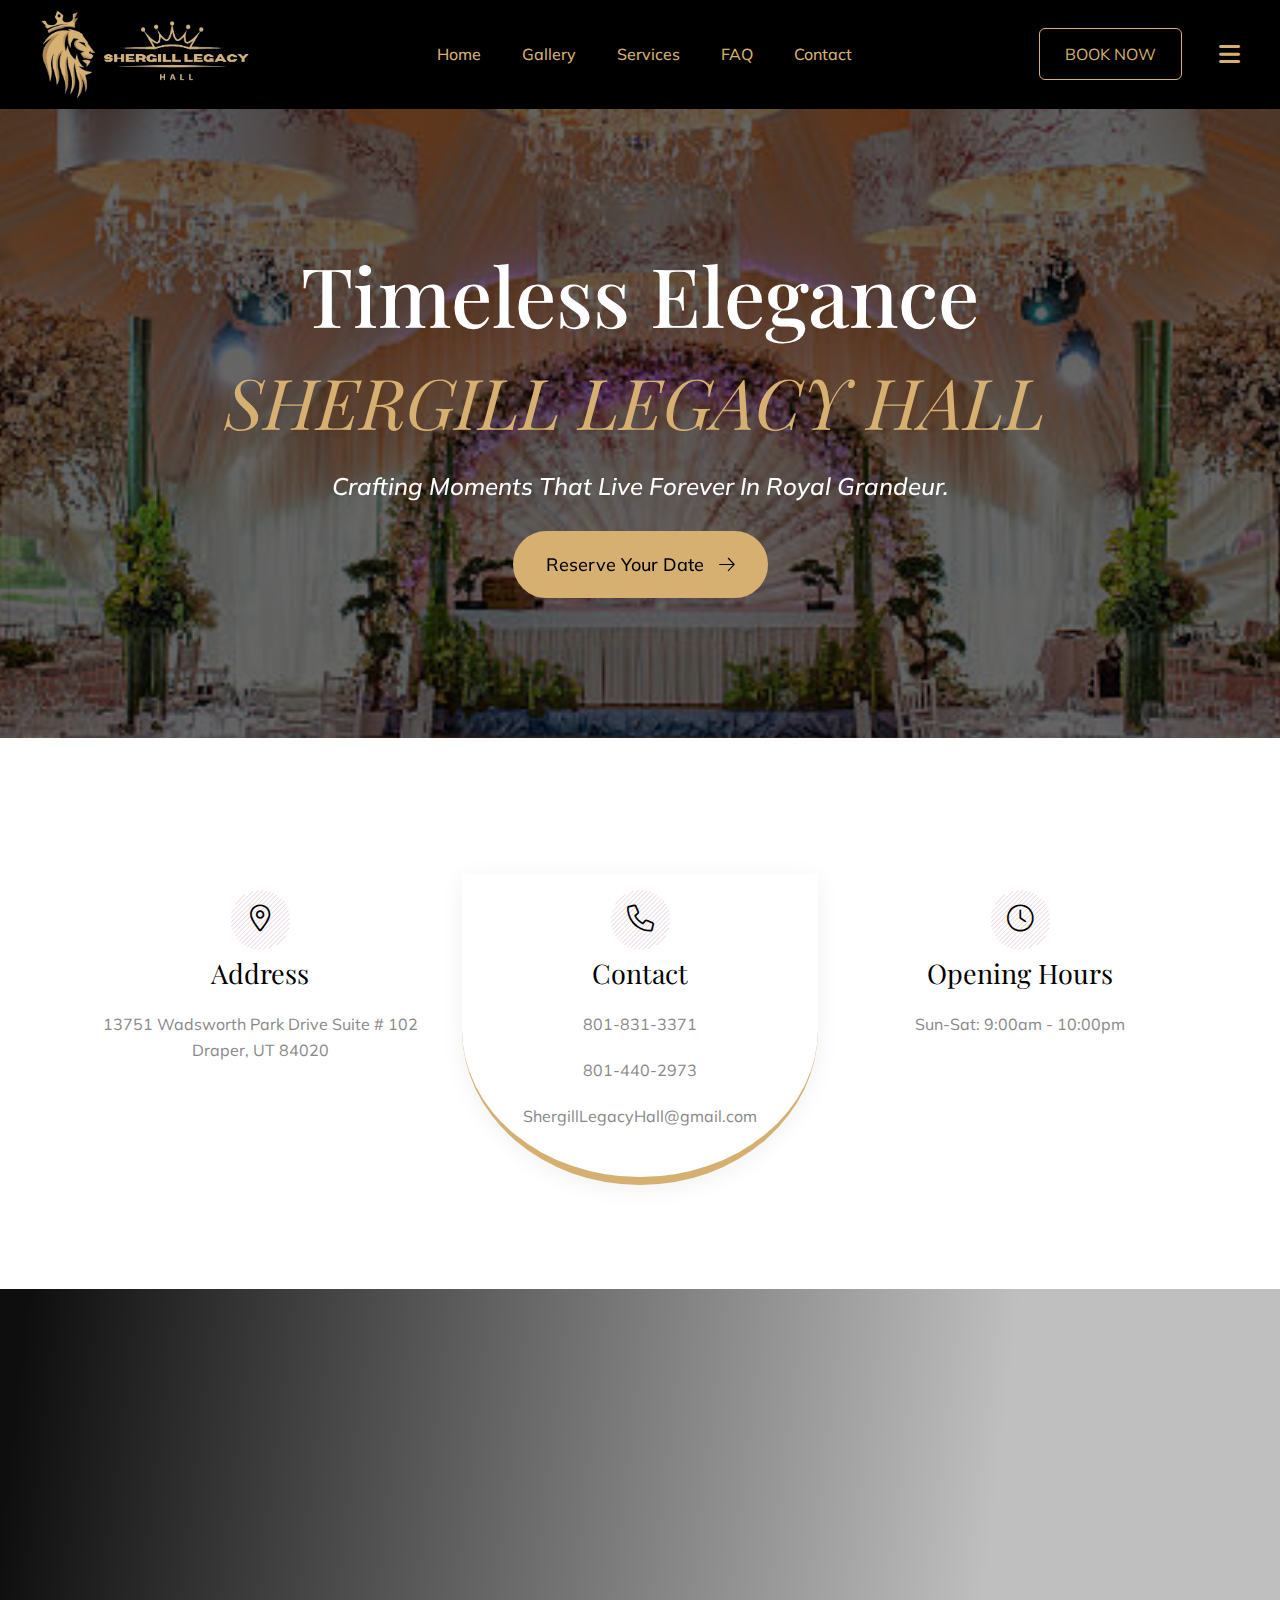
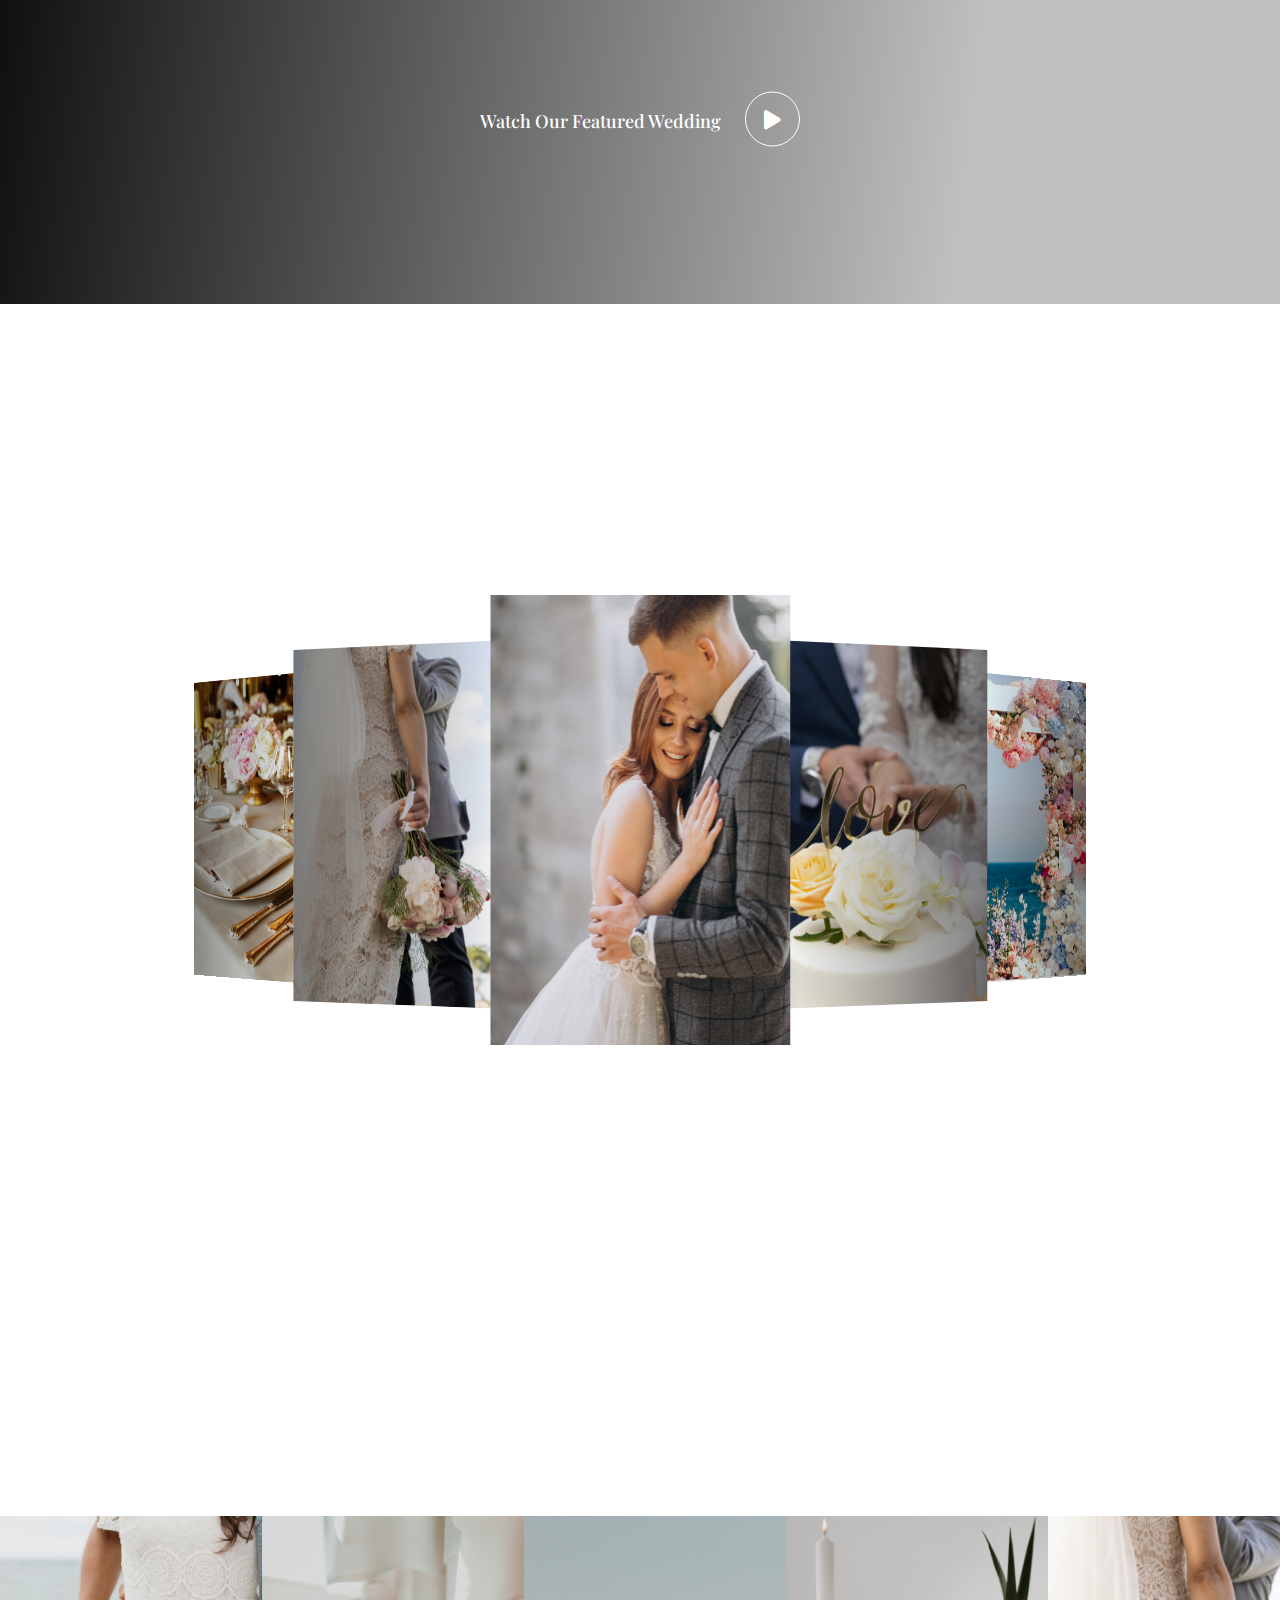
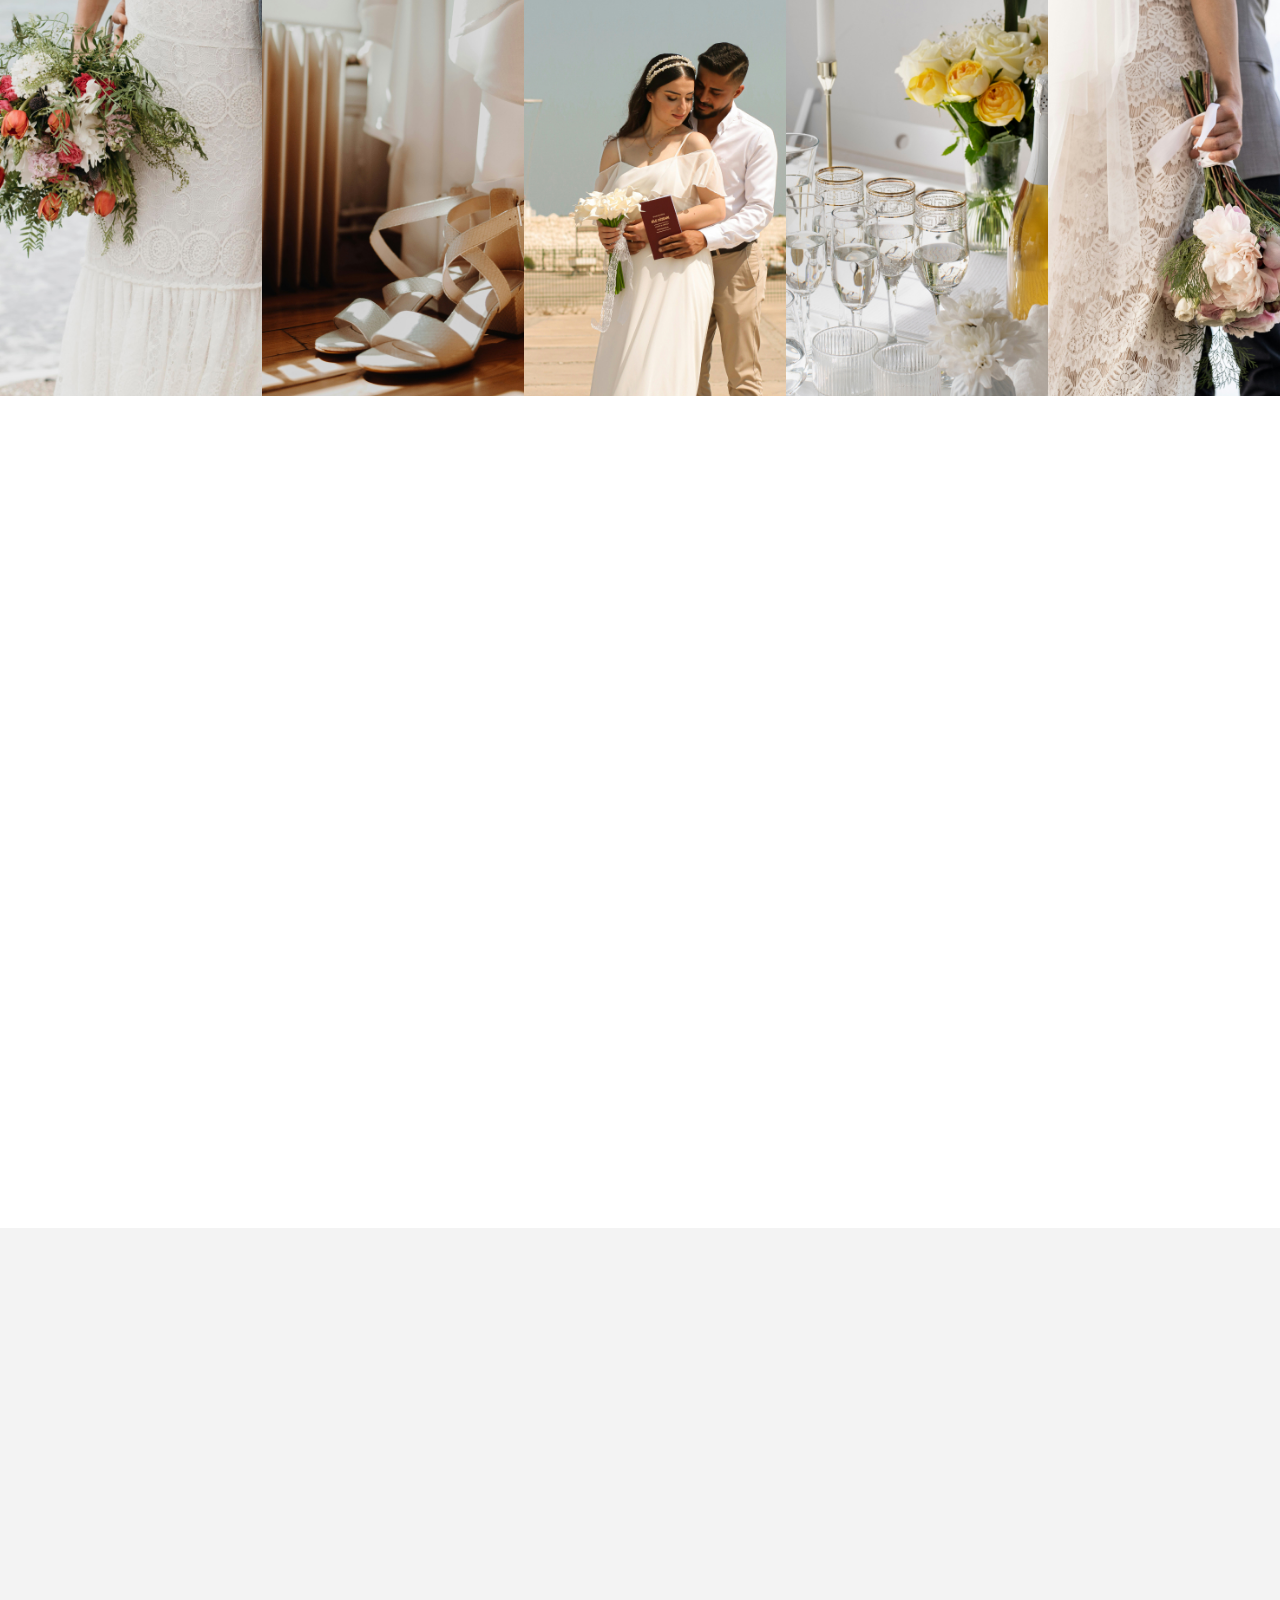
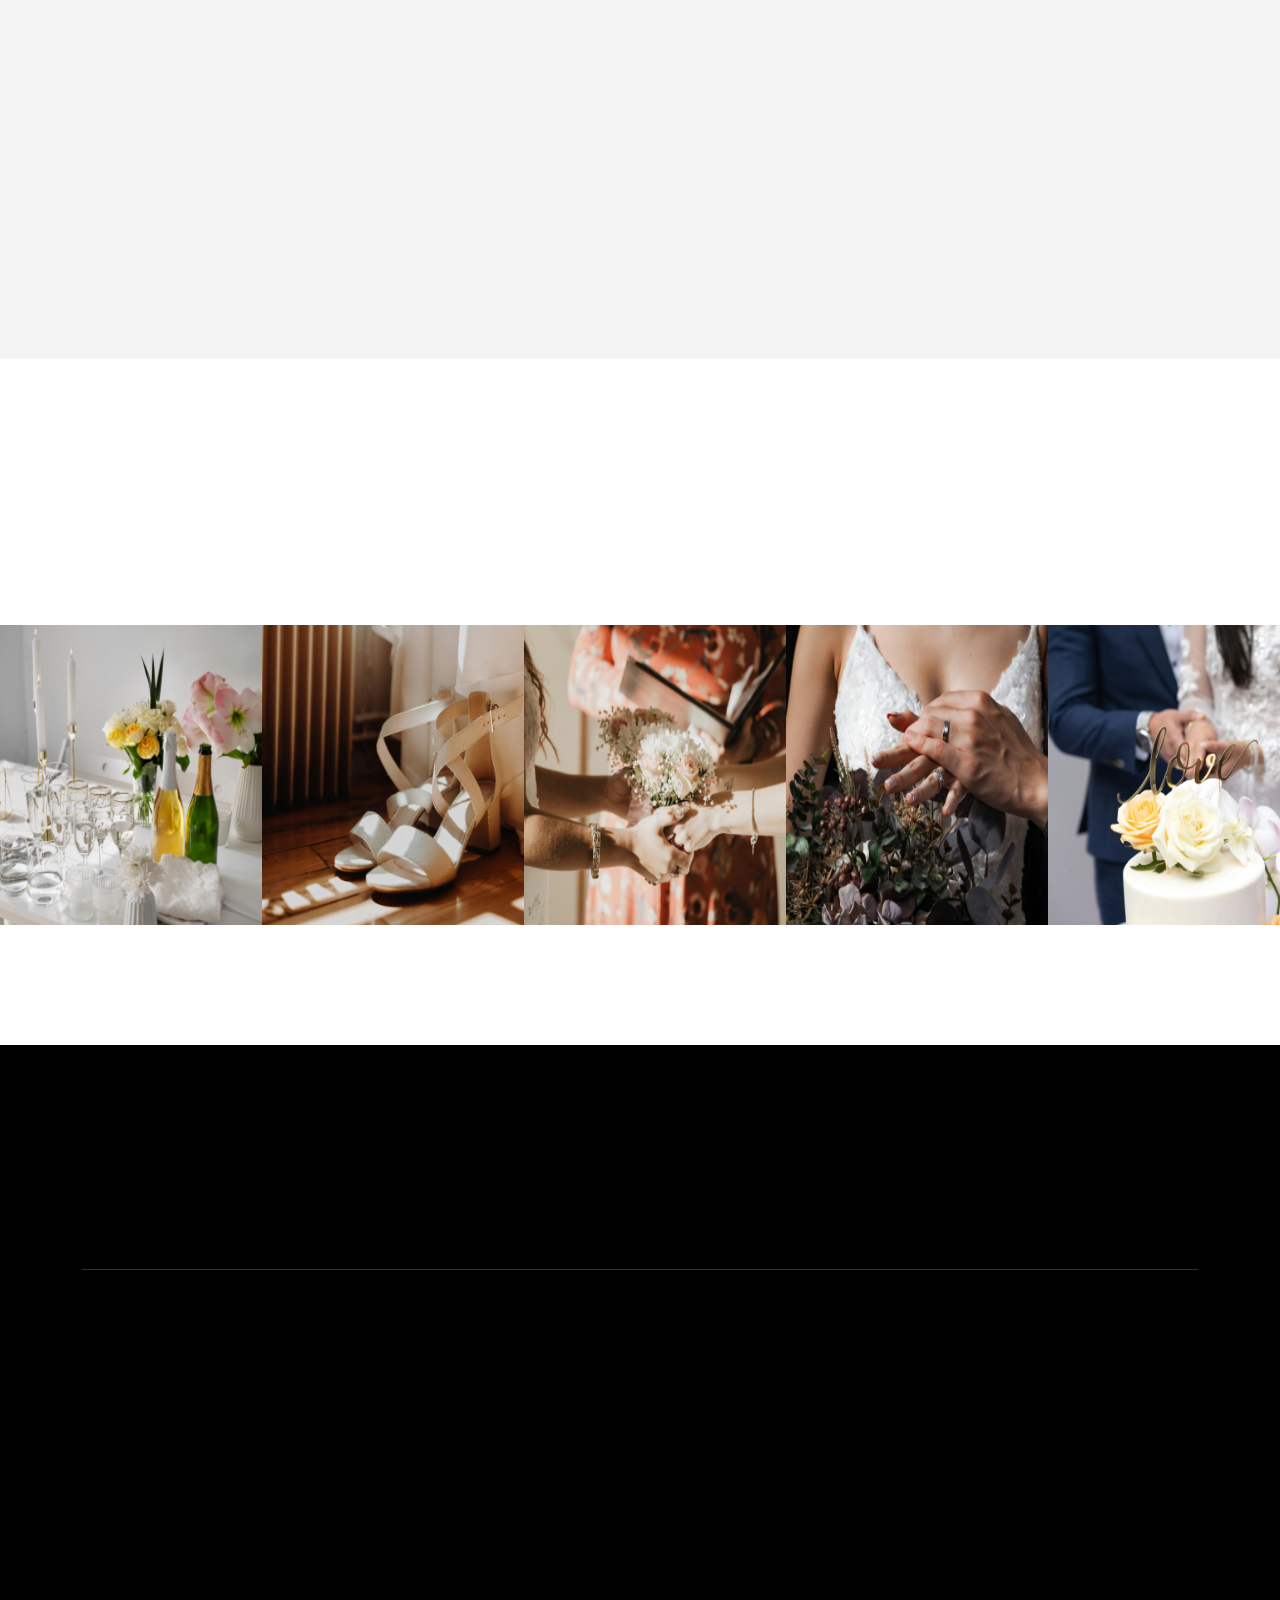
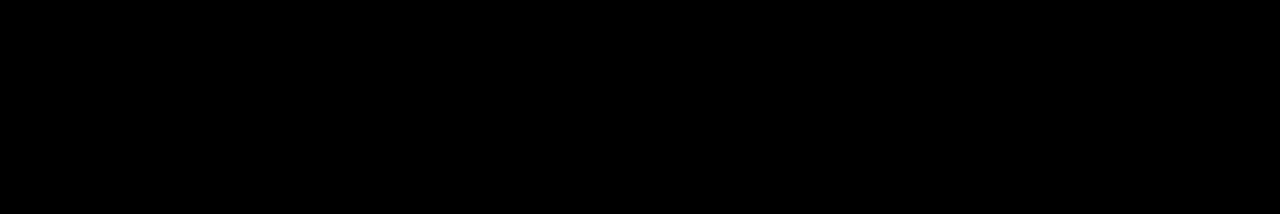
<file: index.html>
<!DOCTYPE html>
<html lang="en">

<head>
    <!-- ========== Meta Tags ========== -->
    <meta charset="UTF-8">
    <meta http-equiv="X-UA-Compatible" content="IE=edge">
    <meta name="viewport" content="width=device-width, initial-scale=1">
    <!-- ======== Page title ============ -->
    <title>Shergill Legacy Hall</title>
    <!--<< Favcion >>-->
    <link rel="shortcut icon" href="assets/img/favicon/favicon.svg">
    <!--<< Bootstrap min.css >>-->
    <link rel="stylesheet" href="assets/css/bootstrap.min.css">
    <!--<< All Min Css >>-->
    <link rel="stylesheet" href="assets/css/all.min.css">
    <!--<< Animate.css >>-->
    <link rel="stylesheet" href="assets/css/animate.css">
    <!--<< Magnific Popup.css >>-->
    <link rel="stylesheet" href="assets/css/magnific-popup.css">
    <!--<< MeanMenu.css >>-->
    <link rel="stylesheet" href="assets/css/meanmenu.css">
    <!--<< Swiper Bundle.css >>-->
    <link rel="stylesheet" href="assets/css/swiper-bundle.min.css">
    <!--<< Nice Select.css >>-->
    <link rel="stylesheet" href="assets/css/nice-select.css">
    <!--<< Main.css >>-->
    <link rel="stylesheet" href="assets/css/main.css">
</head>

<body>
    <!-- Proloader Start -->
    <div id="preloader" class="preloader">
        <div class="animation-preloader">
            <div class="spinner">
            </div>
            <div class="txt-loading">
                <span data-text-preloader="S" class="letters-loading">
                    S
                </span>
                <span data-text-preloader="H" class="letters-loading">
                    H
                </span>
                <span data-text-preloader="E" class="letters-loading">
                    E
                </span>
                <span data-text-preloader="R" class="letters-loading">
                    R
                </span>
                <span data-text-preloader="G" class="letters-loading">
                    G
                </span>
                <span data-text-preloader="I" class="letters-loading">
                    I
                </span>
                <span data-text-preloader="L" class="letters-loading">
                    L
                </span>
                <span data-text-preloader="L" class="letters-loading">
                    L
                </span>
            </div>
            <p class="text-center">Loading</p>
        </div>
        <div class="loader">
            <div class="row">
                <div class="col-3 loader-section section-left">
                    <div class="bg"></div>
                </div>
                <div class="col-3 loader-section section-left">
                    <div class="bg"></div>
                </div>
                <div class="col-3 loader-section section-right">
                    <div class="bg"></div>
                </div>
                <div class="col-3 loader-section section-right">
                    <div class="bg"></div>
                </div>
            </div>
        </div>
    </div>
    <!-- Offcanvas Area Start -->
    <div class="fix-area">
        <div class="offcanvas__info">
            <div class="offcanvas__wrapper">
                <div class="offcanvas__content">
                    <div class="offcanvas__top mb-5 d-flex justify-content-between align-items-center">
                        <div class="offcanvas__logo">
                            <a href="index.html">
                                <img src="assets/img/logo/logo.png" alt="logo-img">
                            </a>
                        </div>
                        <div class="offcanvas__close">
                            <button>
                                <i class="fas fa-times"></i>
                            </button>
                        </div>
                    </div>
                    <p class="text d-none d-lg-block">
                        This involves interactions between Shergill Legacy Hall and its guests. It's about meeting their
                        event requirements and ensuring a seamless experience. Exceptional service is key to making
                        every celebration memorable.
                    </p>
                    <div class="mobile-menu fix mb-5"></div>
                    <div class="offcanvas__contact">
                        <h5 class="text-whitecolor">Contact Info</h5>
                        <ul>
                            <li class="d-flex align-items-center">
                                <div class="offcanvas__contact-icon">
                                    <i class="fas fa-map-marker-alt"></i>
                                </div>
                                <div class="offcanvas__contact-text">
                                    <a target="_blank" href="#">13751 Wadsworth Park Drive Suite # 102 Draper, UT
                                        84020</a>
                                </div>
                            </li>
                            <li class="d-flex align-items-center">
                                <div class="offcanvas__contact-icon mr-15">
                                    <i class="fas fa-envelope"></i>
                                </div>
                                <div class="offcanvas__contact-text">
                                    <a href="tel:+013-003-003-9993"><span
                                            class="mailto:info@enofik.com">ShergillLegacyHall@gmail.com</span></a>
                                </div>
                            </li>
                            <li class="d-flex align-items-center">
                                <div class="offcanvas__contact-icon mr-15">
                                    <i class="fas fa-clock"></i>
                                </div>
                                <div class="offcanvas__contact-text">
                                    <a target="_blank" href="#">Sun-Sat: 9:00am - 10:00pm</a>
                                </div>
                            </li>
                            <li class="d-flex align-items-center">
                                <div class="offcanvas__contact-icon mr-15">
                                    <i class="fas fa-phone-alt"></i>
                                </div>
                                <div class="offcanvas__contact-text">
                                    <a href="tel:801-831-3371">801-831-3371</a>
                                </div>
                            </li>
                            <li class="d-flex align-items-center">
                                <div class="offcanvas__contact-icon mr-15">
                                    <i class="fas fa-phone-alt"></i>
                                </div>
                                <div class="offcanvas__contact-text">
                                    <a href="tel:801-440-2973">801-440-2973</a>
                                </div>
                            </li>
                        </ul>
                        <div class="header-button mt-5">
                            <a href="contact.html" class="theme-btn text-center">
                                Get A Quote
                            </a>
                        </div>
                        <div class="social-icon d-flex align-items-center">
                            <a href="#"><i class="fab fa-facebook-f"></i></a>

                            <a href="#"><i class="fab fa-twitter"></i></a>

                            <a href="#"><i class="fab fa-youtube"></i></a>

                            <a href="#"><i class="fab fa-linkedin-in"></i></a>
                        </div>
                    </div>
                </div>
            </div>
        </div>
    </div>
    <div class="offcanvas__overlay"></div>
    <!-- Header Area Start -->
    <header id="header-sticky" class="header-1 bg-black">
        <div class="container-fluid">
            <div class="mega-menu-wrapper">
                <div class="header-main style-2">
                    <div class="header-left">
                        <div class="logo">
                            <a href="index.html" class="header-logo">
                                <img src="assets/img/logo/logo.png" alt="logo-img">
                            </a>
                        </div>
                    </div>
                    <div class="mean__menu-wrapper">
                        <div class="main-menu">
                            <nav id="mobile-menu" style="display: block;">
                                <ul>
                                    <li class="active">
                                        <a href="index.html">
                                            home
                                        </a>
                                    </li>
                                    <li>
                                        <a href="galary.html">
                                            Gallery
                                        </a>
                                    </li>
                                    <li>
                                        <a href="service.html">
                                            services
                                        </a>
                                    </li>
                                    <li><a href="faq.html">FAQ</a></li>
                                    <li><a href="contact.html">contact</a></li>
                                </ul>
                            </nav>
                        </div>
                    </div>
                    <div class="header-right d-flex justify-content-end align-items-center">
                        <div class="header-button">
                            <a href="service.html#bookUs" class="theme-btn">Book Now</a>
                        </div>
                        <div class="header__hamburger">
                            <div class="sidebar__toggle">
                                <i class="fas fa-bars"></i>
                            </div>
                        </div>
                    </div>
                </div>
            </div>
        </div>
    </header>
    <!-- Header Area End -->


    <!-- Hero Section Start -->
    <section class="hero-section-2 hero-2">
        <div class="swiper hero-slider-2">
            <div class="swiper-wrapper">
                <div class="swiper-slide">
                    <div class="hero-image bg-cover" style="background-image: url('assets/img/hero/hero-img-1.jpg');">
                    </div>
                    <div class="container">
                        <div class="row g-4 align-items-center justify-content-between">
                            <div class="col-xl-12">
                                <div class="hero-content">
                                    <h1 class="text-center" data-animation="fadeInUp" data-delay="1.3s">
                                        Timeless Elegance
                                    </h1>
                                    <h2 class="text-center" data-animation="fadeInUp" data-delay="1.5s">
                                        <span>SHERGILL LEGACY HALL</span>
                                    </h2>
                                    <h5 class="text-center" data-animation="fadeInUp" data-delay="1.7s">
                                        Crafting moments that live forever in royal grandeur.
                                    </h5>
                                    <div class="hero-button d-flex justify-content-center">
                                        <a href="#" data-animation="fadeInUp" data-delay="1.9s" class="theme-btn-2">
                                            Reserve Your Date <i class="fa-light fa-arrow-right"></i>
                                        </a>
                                    </div>
                                </div>

                            </div>
                        </div>
                    </div>
                </div>
                <div class="swiper-slide">
                    <div class="hero-image bg-cover" style="background-image: url('assets/img/hero/hero-img-2.jpg');">
                    </div>
                    <div class="container">
                        <div class="row g-4 align-items-center justify-content-between">
                            <div class="col-xl-12">
                                <div class="hero-content">
                                    <h1 class="text-center" data-animation="fadeInUp" data-delay="1.3s">
                                        Timeless Elegance
                                    </h1>
                                    <h2 class="text-center" data-animation="fadeInUp" data-delay="1.5s">
                                        <span>SHERGILL LEGACY HALL</span>
                                    </h2>
                                    <h5 class="text-center" data-animation="fadeInUp" data-delay="1.7s">
                                        Crafting moments that live forever in royal grandeur.
                                    </h5>
                                    <div class="hero-button d-flex justify-content-center">
                                        <a href="#" data-animation="fadeInUp" data-delay="1.9s" class="theme-btn-2">
                                            Reserve Your Date <i class="fa-light fa-arrow-right"></i>
                                        </a>
                                    </div>
                                </div>

                            </div>
                        </div>
                    </div>
                </div>
                <div class="swiper-slide">
                    <div class="hero-image bg-cover" style="background-image: url('assets/img/hero/hero-img-3.jpg');">
                    </div>
                    <div class="container">
                        <div class="row g-4 align-items-center justify-content-between">
                            <div class="col-xl-12">
                                <div class="hero-content">
                                    <h1 class="text-center" data-animation="fadeInUp" data-delay="1.3s">
                                        Timeless Elegance
                                    </h1>
                                    <h2 class="text-center" data-animation="fadeInUp" data-delay="1.5s">
                                        <span>SHERGILL LEGACY HALL</span>
                                    </h2>
                                    <h5 class="text-center" data-animation="fadeInUp" data-delay="1.7s">
                                        Crafting moments that live forever in royal grandeur.
                                    </h5>
                                    <div class="hero-button d-flex justify-content-center">
                                        <a href="#" data-animation="fadeInUp" data-delay="1.9s" class="theme-btn-2">
                                            Reserve Your Date <i class="fa-light fa-arrow-right"></i>
                                        </a>
                                    </div>
                                </div>

                            </div>
                        </div>
                    </div>
                </div>
            </div>
        </div>
    </section>
    <!-- Hero Section End -->


    <!-- Service Section Start -->
    <section class="service-section-2 fix section-padding">
        <div class="container">
            <div class="row justify-content-center">
                <div class="col-xl-4 col-lg-4 col-md-6 wow fadeInUp" data-wow-delay=".2s">
                    <div class="service-box-items text-center mt-3">
                        <div class="icon">
                            <i class="fa-sharp fa-light fa-location-dot"></i>
                        </div>
                        <div class="content">
                            <h4>
                                <a href="#">
                                    Address
                                </a>
                            </h4>
                            <p>
                                13751 Wadsworth Park Drive Suite # 102<br>Draper, UT 84020
                            </p>
                        </div>
                    </div>
                </div>
                <div class="col-xl-4 col-lg-4 col-md-6 wow fadeInUp" data-wow-delay=".5s">
                    <div class="service-box-items text-center mt-3 active">
                        <div class="icon">
                            <i class="fa-light fa-phone"></i>
                        </div>
                        <div class="content">
                            <h4>
                                <a href="#">
                                    Contact
                                </a>
                            </h4>
                            <p>801-831-3371</p>
                            <p>801-440-2973</p>
                            <p>ShergillLegacyHall@gmail.com</p>
                        </div>
                    </div>
                </div>
                <div class="col-xl-4 col-lg-4 col-md-6 wow fadeInUp" data-wow-delay=".7s">
                    <div class="service-box-items mt-3 text-center">
                        <div class="icon">
                            <i class="fa-light fa-clock"></i>
                        </div>
                        <div class="content">
                            <h4>
                                <a href="#">
                                    Opening Hours
                                </a>
                            </h4>
                            <p>
                                Sun-Sat: 9:00am - 10:00pm
                            </p>
                        </div>
                    </div>
                </div>
            </div>
        </div>
    </section>

    <!-- Service Section End -->

    <!-- Wedding Photography Section Start -->
    <section class="wedding-photography-section fix bg-cover"
        style="background-image: url('assets/img/Photographer/bg-2.jpg');">
        <div class="container">
            <div class="section-title text-center">
                <span class="wow fadeInUp" data-wow-delay=".2s">CAPTURING ETERNAL MOMENTS</span>
                <h2 class="wow fadeInUp" data-wow-delay=".3s">Let Your Love Story Unfold Through Our Lens</h2>
            </div>
            <div class="video-box text-center">
                <span>Watch Our Featured Wedding</span>
                <a href="#" class="video-btn ripple video-popup">
                    <i class="fa-solid fa-play"></i>
                </a>
            </div>
        </div>
    </section>

    <!-- Wedding Photography Section End -->

    <!-- Featured Gallery Section Start -->
    <section class="featured-gallery-section fix section-padding ">
        <div class="container">
            <div class="section-title text-center">
                <span class="wow fadeInUp" data-wow-delay=".2s">EXQUISITE MEMORIES</span>
                <h2 class="wow fadeInUp" data-wow-delay=".3s">Our Creative Masterpieces</h2>
                <p class="wow fadeInUp mt-2 text-color" data-wow-delay=".3s">Each image tells a story, beautifully
                    captured for eternity.</p>
            </div>
            <div class="featured-portfolio-items-info">
                <div class="swiper featured-portfolio-img">
                    <div class="swiper-wrapper">
                        <div class="swiper-slide">
                            <div class="portfolio-image">
                                <img src="assets/img/gallery/portfolio/01.jpg" alt="">
                            </div>
                        </div>
                        <div class="swiper-slide">
                            <div class="portfolio-image">
                                <img src="assets/img/gallery/portfolio/02.jpg" alt="">
                            </div>
                        </div>
                        <div class="swiper-slide">
                            <div class="portfolio-image">
                                <img src="assets/img/gallery/portfolio/03.jpg" alt="">
                            </div>
                        </div>
                        <div class="swiper-slide">
                            <div class="portfolio-image">
                                <img src="assets/img/gallery/portfolio/04.jpg" alt="">
                            </div>
                        </div>
                        <div class="swiper-slide">
                            <div class="portfolio-image">
                                <img src="assets/img/gallery/portfolio/05.jpg" alt="">
                            </div>
                        </div>
                        <!-- Additional swiper slides go here -->
                    </div>
                </div>
            </div>
        </div>
    </section>

    <!-- Featured Gallery Section End -->



    <!-- Recent wedding Section Start -->
    <section class="recent-wedding-section fix section-padding">
        <div class="container">
            <div class="section-title text-center">
                <span class="wow fadeInUp" data-wow-delay=".2s">PRECIOUS MOMENTS</span>
                <h2 class="wow fadeInUp" data-wow-delay=".3s">Our Recent Weddings</h2>
                <p class="wow fadeInUp mt-2 text-color" data-wow-delay=".3s">Captured with love, crafted for a lifetime
                    of cherished memories.</p>
            </div>
        </div>
        <div class="gallery-wrapper">
            <div class="swiper image-gallery-slider">
                <div class="swiper-wrapper">
                    <div class="swiper-slide">
                        <div class="row g-5 justify-content-between">
                            <div class="col-xl-2 col-lg-4 col-md-4 col-sm-6">
                                <div class="gallery-image justify-content-between">
                                    <img src="assets/img/wedding-design/wedding-gallery/01.jpg" alt="img">
                                    <div class="gallery-content text-center">
                                        <h3>Shergill Legacy Hall</h3>
                                        <h6> Celebrations</h6>
                                        <div class="img-design">
                                            <img src="assets/img/wedding-design/wedding-gallery/01.png" alt="img">
                                        </div>
                                    </div>
                                </div>
                            </div>
                        </div>
                    </div>
                    <div class="swiper-slide">
                        <div class="row g-5 justify-content-between">
                            <div class="col-xl-2 col-lg-4 col-md-4 col-sm-6">
                                <div class="gallery-image justify-content-between">
                                    <img src="assets/img/wedding-design/wedding-gallery/02.jpg" alt="img">
                                    <div class="gallery-content text-center">
                                        <h3>Shergill Legacy Hall</h3>
                                        <h6> Celebrations</h6>
                                        <div class="img-design">
                                            <img src="assets/img/wedding-design/wedding-gallery/01.png" alt="img">
                                        </div>
                                    </div>
                                </div>
                            </div>
                        </div>
                    </div>
                    <div class="swiper-slide">
                        <div class="row g-5 justify-content-between">
                            <div class="col-xl-2 col-lg-4 col-md-4 col-sm-6">
                                <div class="gallery-image justify-content-between">
                                    <img src="assets/img/wedding-design/wedding-gallery/03.jpg" alt="img">
                                    <div class="gallery-content text-center">
                                        <h3>Shergill Legacy Hall</h3>
                                        <h6> Celebrations</h6>
                                        <div class="img-design">
                                            <img src="assets/img/wedding-design/wedding-gallery/01.png" alt="img">
                                        </div>
                                    </div>
                                </div>
                            </div>
                        </div>
                    </div>
                    <div class="swiper-slide">
                        <div class="row g-5 justify-content-between">
                            <div class="col-xl-2 col-lg-4 col-md-4 col-sm-6">
                                <div class="gallery-image justify-content-between">
                                    <img src="assets/img/wedding-design/wedding-gallery/04.jpg" alt="img">
                                    <div class="gallery-content text-center">
                                        <h3>Shergill Legacy Hall</h3>
                                        <h6> Celebrations</h6>
                                        <div class="img-design">
                                            <img src="assets/img/wedding-design/wedding-gallery/01.png" alt="img">
                                        </div>
                                    </div>
                                </div>
                            </div>
                        </div>
                    </div>
                    <div class="swiper-slide">
                        <div class="row g-5 justify-content-between">
                            <div class="col-xl-2 col-lg-4 col-md-4 col-sm-6">
                                <div class="gallery-image justify-content-between">
                                    <img src="assets/img/wedding-design/wedding-gallery/05.jpg" alt="img">
                                    <div class="gallery-content text-center">
                                        <h3>Shergill Legacy Hall</h3>
                                        <h6> Celebrations</h6>
                                        <div class="img-design">
                                            <img src="assets/img/wedding-design/wedding-gallery/01.png" alt="img">
                                        </div>
                                    </div>
                                </div>
                            </div>
                        </div>
                    </div>
                    <div class="swiper-slide">
                        <div class="row g-5 justify-content-between">
                            <div class="col-xl-2 col-lg-4 col-md-4 col-sm-6">
                                <div class="gallery-image justify-content-between">
                                    <img src="assets/img/wedding-design/wedding-gallery/06.jpg" alt="img">
                                    <div class="gallery-content text-center">
                                        <h3>Shergill Legacy Hall</h3>
                                        <h6> Celebrations</h6>
                                        <div class="img-design">
                                            <img src="assets/img/wedding-design/wedding-gallery/01.png" alt="img">
                                        </div>
                                    </div>
                                </div>
                            </div>
                        </div>
                    </div>
                </div>
            </div>
        </div>
    </section>
    <!-- Recent wedding Section End -->

    <!--Pricing Plans Section Start -->
    <section class="pricing-plans-section fix section-padding">
        <div class="container">
            <div class="row g-4">
                <div class="col-xl-6 col-lg-8 col-md-9">
                    <div class="pricing-wrapper">
                        <div class="section-title">
                            <span class="wow fadeInUp" data-wow-delay=".2s">Pricing Plans</span>
                            <h2 class="wow fadeInUp" data-wow-delay=".3s">Shergill Legacy Hall Pricing</h2>
                            <p class="mt-4 wow fadeInUp" data-wow-delay=".5s">
                                Check out our flexible pricing options for day and evening events. We offer tailored
                                pricing based on the day of the week and time of day to fit your needs.
                            </p>
                        </div>
                    </div>
                </div>
                <div class="col-xl-6 col-lg-8 col-md-9">
                    <!-- Day Pricing -->
                    <div class="pricing-items wow fadeInUp" data-wow-delay=".2s">
                        <div class="pricing-header">
                            <h5>Day Pricing (9 AM - 2 PM)</h5>
                        </div>
                        <div class="pricing-items-info">
                            <ul class="pricing-list mt-4">
                                <li>
                                    <span>Monday - Thursday: </span>
                                    <span>$ 2,150</span>
                                </li>
                                <li>
                                    <span>Friday & Sunday: </span>
                                    <span>$ 2,750</span>
                                </li>
                                <li>
                                    <span>Saturday: </span>
                                    <span>$ 3,250</span>
                                </li>
                            </ul>
                        </div>
                    </div>
                    <!-- Evening Pricing -->
                    <div class="pricing-items wow fadeInUp" data-wow-delay=".3s">
                        <div class="pricing-header">
                            <h5>Evening Pricing (4 PM - 10 PM)</h5>
                        </div>
                        <div class="pricing-items-info">
                            <ul class="pricing-list mt-4">
                                <li>
                                    <span>Monday - Thursday: </span>
                                    <span>$ 2,950</span>
                                </li>
                                <li>
                                    <span>Friday & Sunday: </span>
                                    <span>$ 3,150</span>
                                </li>
                                <li>
                                    <span>Saturday: </span>
                                    <span>$ 3,850</span>
                                </li>
                            </ul>
                        </div>
                    </div>
                </div>
            </div>
        </div>
    </section>

    <!--Pricing Plans Section End -->


    <!-- Contact Info Section Start -->
    <section class="contact-info-area fix section-bg-3 section-padding">
        <div class="container">
            <div class="contact-wrapper">
                <div class="row">
                    <div class="col-lg-6">
                        <div class="contact-left-items">
                            <div class="d-flex justify-content-center justify-content-lg-start contact-image wow fadeInUp"
                                data-wow-delay=".4s">
                                <img src="assets/img/contact.png" alt="contact-img">
                            </div>
                        </div>
                    </div>
                    <div class="col-lg-6">
                        <div class="contact-right-items">
                            <div class="contact-content">
                                <div class="section-title">
                                    <span class="text-color wow fadeInUp">LET’S WORK TOGETHERs</span>
                                    <h2 class="text-blackcolor wow fadeInUp" data-wow-delay=".3s">Write me a message
                                    </h2>
                                </div>
                                <form action="#" id="contact-form" method="POST" class="contact-form-items">
                                    <div class="row g-4">
                                        <div class="col-lg-12 wow fadeInUp" data-wow-delay=".3s">
                                            <div class="form-clt">
                                                <input type="text" name="name" id="name" placeholder="NAME">
                                            </div>
                                        </div>
                                        <div class="col-lg-6 wow fadeInUp" data-wow-delay=".5s">
                                            <div class="form-clt">
                                                <input type="text" name="email" id="email" placeholder="EMAIL">
                                            </div>
                                        </div>
                                        <div class="col-lg-6 wow fadeInUp" data-wow-delay=".5s">
                                            <div class="form-clt">
                                                <input type="text" name="phone" id="phone" placeholder="PHONE"
                                                    class="active">
                                            </div>
                                        </div>
                                        <div class="col-lg-12 wow fadeInUp" data-wow-delay=".7s">
                                            <div class="form-clt">
                                                <textarea name="message" id="message" placeholder="MESSAGE"
                                                    class="active"></textarea>
                                            </div>
                                        </div>
                                        <div class="col-lg-7 wow fadeInUp" data-wow-delay=".9s">
                                            <a class="theme-btn-2" href="contact.html">
                                                Contact Me
                                            </a>
                                        </div>
                                    </div>
                                </form>
                            </div>
                        </div>
                    </div>
                </div>
            </div>
        </div>
    </section>
    <!-- Contact Info Section End -->

    <!-- Wedding Agency Start-->
    <section class="wedding-agency-section-2 fix section-padding">
        <div class="container">
            <div class="section-title text-center">
                <span class="wow fadeInUp" data-wow-delay=".3s">FOLLOW US ON</span>
                <h2 class="wow fadeInUp" data-wow-delay=".5s">Instagram</h2>
            </div>
        </div>
        <div class="instagram-wrapper-2">
            <div class="swiper instagram-banner-slider-2">
                <div class="swiper-wrapper">
                    <div class="swiper-slide">
                        <div class="instagram-banner-items">
                            <div class="banner-image">
                                <img src="assets/img/instagram/06.jpg" alt="insta-img">
                                <a href="#" class="video-btn ripple video-popup">
                                    <i class="fa-solid fa-play"></i>
                                </a>
                            </div>
                        </div>
                    </div>
                    <div class="swiper-slide">
                        <div class="instagram-banner-items">
                            <div class="banner-image">
                                <img src="assets/img/instagram/07.jpg" alt="insta-img">
                                <a href="#" class="video-btn ripple video-popup">
                                    <i class="fa-solid fa-play"></i>
                                </a>
                            </div>
                        </div>
                    </div>
                    <div class="swiper-slide">
                        <div class="instagram-banner-items">
                            <div class="banner-image">
                                <img src="assets/img/instagram/08.jpg" alt="insta-img">
                                <a href="#" class="video-btn ripple video-popup">
                                    <i class="fa-solid fa-play"></i>
                                </a>
                            </div>
                        </div>
                    </div>
                    <div class="swiper-slide">
                        <div class="instagram-banner-items">
                            <div class="banner-image">
                                <img src="assets/img/instagram/09.jpg" alt="insta-img">
                                <a href="#" class="video-btn ripple video-popup">
                                    <i class="fa-solid fa-play"></i>
                                </a>
                            </div>
                        </div>
                    </div>
                    <div class="swiper-slide">
                        <div class="instagram-banner-items">
                            <div class="banner-image">
                                <img src="assets/img/instagram/10.jpg" alt="insta-img">
                                <a href="#" class="video-btn ripple video-popup">
                                    <i class="fa-solid fa-play"></i>
                                </a>
                            </div>
                        </div>
                    </div>
                    <div class="swiper-slide">
                        <div class="instagram-banner-items">
                            <div class="banner-image">
                                <img src="assets/img/instagram/11.jpg" alt="insta-img">
                                <a href="#" class="video-btn ripple video-popup">
                                    <i class="fa-solid fa-play"></i>
                                </a>
                            </div>
                        </div>
                    </div>
                </div>
            </div>
        </div>
    </section>
    <!-- Wedding Agency End -->


    <!-- Footer Section Start -->
    <footer class="footer-section bg-footer">
        <div class="container">
            <div class="contact-info-area">
                <div class="contact-info-items wow fadeInUp" data-wow-delay=".2s">
                    <div class="icon">
                        <svg xmlns="http://www.w3.org/2000/svg" width="30" height="30" viewBox="0 0 30 30" fill="none">
                            <path
                                d="M23.7891 1.81641H16.7578C13.3658 1.81641 10.6055 4.5767 10.6055 7.96875C10.6055 11.063 12.9015 13.631 15.8789 14.0585V16.7578C15.8788 16.9317 15.9303 17.1016 16.0268 17.2462C16.1234 17.3907 16.2607 17.5033 16.4214 17.5697C16.7456 17.705 17.1258 17.6325 17.3793 17.3792L20.6374 14.1211H23.7891C27.1811 14.1211 30 11.3608 30 7.96875C30 4.5767 27.1811 1.81641 23.7891 1.81641ZM16.7578 8.84754C16.2723 8.84754 15.8789 8.45402 15.8789 7.96863C15.8789 7.48324 16.2723 7.08973 16.7578 7.08973C17.2432 7.08973 17.6367 7.48324 17.6367 7.96863C17.6367 8.45402 17.2432 8.84754 16.7578 8.84754ZM20.2734 8.84754C19.7879 8.84754 19.3945 8.45402 19.3945 7.96863C19.3945 7.48324 19.7879 7.08973 20.2734 7.08973C20.7588 7.08973 21.1523 7.48324 21.1523 7.96863C21.1523 8.45402 20.7588 8.84754 20.2734 8.84754ZM23.7891 8.84754C23.3036 8.84754 22.9102 8.45402 22.9102 7.96863C22.9102 7.48324 23.3036 7.08973 23.7891 7.08973C24.2745 7.08973 24.668 7.48324 24.668 7.96863C24.668 8.45402 24.2745 8.84754 23.7891 8.84754Z"
                                fill="white" />
                            <path
                                d="M19.7461 28.1836C21.2 28.1836 22.3828 27.0008 22.3828 25.5469V22.0312C22.3828 21.6527 22.1408 21.3171 21.782 21.1978L16.5209 19.44C16.2634 19.3533 15.9819 19.3928 15.7553 19.5421L13.5186 21.033C11.1496 19.9035 8.33871 17.0925 7.20914 14.7236L8.7 12.4868C8.77415 12.3754 8.82189 12.2485 8.83958 12.1158C8.85728 11.9831 8.84447 11.8482 8.80213 11.7212L7.04432 6.46014C6.98611 6.28516 6.87428 6.13295 6.72469 6.02512C6.5751 5.91728 6.39534 5.85929 6.21094 5.85938H2.63672C1.18277 5.85938 0 7.02979 0 8.48373C0 18.61 9.6198 28.1836 19.7461 28.1836Z"
                                fill="white" />
                        </svg>
                    </div>
                    <div class="content">
                        <p>Call Us</p>
                        <h3>
                            <a href="tel:8018313371">801-831-3371</a>
                        </h3>
                        <h3>
                            <a href="tel:801-440-2973">801-440-2973</a>
                        </h3>
                    </div>
                </div>
                <div class="contact-info-items wow fadeInUp" data-wow-delay=".4s">
                    <div class="icon">
                        <svg xmlns="http://www.w3.org/2000/svg" width="30" height="30" viewBox="0 0 30 30" fill="none">
                            <path
                                d="M12.6503 10.8272C12.8028 10.914 12.9765 10.9569 13.1519 10.9509C13.3316 10.9344 13.5058 10.8798 13.6628 10.7906L24.9222 4.22062C24.6775 3.79416 24.3249 3.43955 23.8999 3.19239C23.4749 2.94523 22.9923 2.81422 22.5006 2.8125H3.75063C3.25879 2.81406 2.77603 2.94499 2.35081 3.19216C1.92559 3.43932 1.57289 3.79402 1.32812 4.22062L12.6503 10.8272Z"
                                fill="white" />
                            <path
                                d="M25.3125 6.16016V12.6758C24.4104 12.3511 23.4587 12.1861 22.5 12.1883C20.2633 12.1918 18.1192 13.0818 16.5376 14.6634C14.956 16.245 14.066 18.3891 14.0625 20.6258C14.0623 20.9391 14.0811 21.2522 14.1188 21.5633H3.75C3.00476 21.5611 2.29069 21.264 1.76372 20.7371C1.23676 20.2101 0.939726 19.496 0.9375 18.7508V6.16016L11.7094 12.4508C12.1434 12.6882 12.6303 12.8126 13.125 12.8126C13.6197 12.8126 14.1066 12.6882 14.5406 12.4508L25.3125 6.16016Z"
                                fill="white" />
                            <path
                                d="M22.5 14.0625C20.7595 14.0625 19.0903 14.7539 17.8596 15.9846C16.6289 17.2153 15.9375 18.8845 15.9375 20.625C15.9375 22.3655 16.6289 24.0347 17.8596 25.2654C19.0903 26.4961 20.7595 27.1875 22.5 27.1875C22.7486 27.1875 22.9871 27.0887 23.1629 26.9129C23.3387 26.7371 23.4375 26.4986 23.4375 26.25C23.4375 26.0014 23.3387 25.7629 23.1629 25.5871C22.9871 25.4113 22.7486 25.3125 22.5 25.3125C21.5729 25.3125 20.6666 25.0376 19.8958 24.5225C19.1249 24.0074 18.5241 23.2754 18.1693 22.4188C17.8145 21.5623 17.7217 20.6198 17.9026 19.7105C18.0834 18.8012 18.5299 17.966 19.1854 17.3104C19.841 16.6549 20.6762 16.2084 21.5855 16.0276C22.4948 15.8467 23.4373 15.9395 24.2938 16.2943C25.1504 16.6491 25.8824 17.2499 26.3975 18.0208C26.9126 18.7916 27.1875 19.6979 27.1875 20.625V21.5625C27.1875 21.8111 27.0887 22.0496 26.9129 22.2254C26.7371 22.4012 26.4986 22.5 26.25 22.5C26.0014 22.5 25.7629 22.4012 25.5871 22.2254C25.4113 22.0496 25.3125 21.8111 25.3125 21.5625V20.625C25.3125 20.0687 25.1476 19.525 24.8385 19.0625C24.5295 18.5999 24.0902 18.2395 23.5763 18.0266C23.0624 17.8137 22.4969 17.758 21.9513 17.8665C21.4057 17.9751 20.9046 18.2429 20.5113 18.6363C20.1179 19.0296 19.8501 19.5307 19.7415 20.0763C19.633 20.6219 19.6887 21.1874 19.9016 21.7013C20.1145 22.2152 20.4749 22.6545 20.9375 22.9635C21.4 23.2726 21.9437 23.4375 22.5 23.4375C22.9843 23.4344 23.4594 23.3048 23.8781 23.0616C24.2022 23.578 24.6856 23.9748 25.2552 24.1921C25.8248 24.4094 26.4496 24.4353 27.0353 24.266C27.621 24.0967 28.1356 23.7412 28.5013 23.2535C28.867 22.7657 29.064 22.1721 29.0625 21.5625V20.625C29.0605 18.8851 28.3685 17.2171 27.1382 15.9868C25.9079 14.7565 24.2399 14.0645 22.5 14.0625ZM22.5 21.5625C22.3146 21.5625 22.1333 21.5075 21.9792 21.4045C21.825 21.3015 21.7048 21.1551 21.6339 20.9838C21.5629 20.8125 21.5443 20.624 21.5805 20.4421C21.6167 20.2602 21.706 20.0932 21.8371 19.9621C21.9682 19.831 22.1352 19.7417 22.3171 19.7055C22.499 19.6693 22.6875 19.6879 22.8588 19.7589C23.0301 19.8298 23.1765 19.95 23.2795 20.1042C23.3825 20.2583 23.4375 20.4396 23.4375 20.625C23.4375 20.8736 23.3387 21.1121 23.1629 21.2879C22.9871 21.4637 22.7486 21.5625 22.5 21.5625Z"
                                fill="white" />
                        </svg>
                    </div>
                    <div class="content">
                        <p>Make a Quote</p>
                        <h3>
                            <a href="https://mail.google.com/mail/?view=cm&fs=1&to=ShergillLegacyHall@gmail.com"
                                target="_blank">ShergillLegacyHall@gmail.com</a>
                        </h3>
                    </div>
                </div>
                <div class="contact-info-items wow fadeInUp" data-wow-delay=".6s">
                    <div class="icon">
                        <svg xmlns="http://www.w3.org/2000/svg" width="30" height="30" viewBox="0 0 30 30" fill="none">
                            <g clip-path="url(#clip0_86_965)">
                                <path fill-rule="evenodd" clip-rule="evenodd"
                                    d="M6.93797 7.96189C7.08809 8.28164 7.40701 8.48642 7.7608 8.48642H12.1805V10.0477C12.1805 10.5499 12.5879 10.9568 13.0917 10.9568C13.5929 10.9568 14.0003 10.5499 14.0003 10.0477V8.48642H14.4185C14.9223 8.48642 15.327 8.07955 15.327 7.57705C15.327 7.07507 14.9223 6.6682 14.4185 6.6682H14.0003V1.21236C14.0003 0.829918 13.7618 0.488434 13.4026 0.358473C13.0435 0.227692 12.6388 0.33568 12.3949 0.628883L7.06395 6.99351C6.83607 7.26392 6.78785 7.64191 6.93797 7.96189ZM30 14.9433C30 18.9486 28.4404 22.7177 25.608 25.55C22.7754 28.3826 19.0059 29.9433 15 29.9433C10.9941 29.9433 7.22461 28.3826 4.39201 25.55C1.55965 22.7177 0 18.9486 0 14.9433C0 14.1906 0.610313 13.5793 1.36312 13.5793C2.11734 13.5793 2.72625 14.1894 2.72625 14.9433C2.72625 21.7097 8.23389 27.2159 14.9999 27.2159C21.7661 27.2159 27.2737 21.7097 27.2737 14.9433C27.2737 8.80599 22.6918 3.56859 16.6029 2.77459C15.858 2.67744 15.3322 1.99113 15.4283 1.24658C15.5246 0.501325 16.2116 -0.0271326 16.9564 0.0701331C20.5467 0.538942 23.839 2.29711 26.2381 5.00836C28.6656 7.75166 30 11.2803 30 14.9433ZM12.1804 3.71402V6.66814H9.70928L12.1804 3.71402ZM16.7824 23.0252C16.5117 23.4479 16.6349 24.0104 17.0584 24.2808C17.2038 24.3746 17.3732 24.4245 17.5462 24.4245C17.8464 24.4245 18.1385 24.2769 18.3127 24.0059L23.9733 15.1706C24.1529 14.8902 24.1636 14.5351 24.0054 14.2437C23.9268 14.1007 23.8112 13.9813 23.6707 13.8982C23.5302 13.815 23.37 13.7711 23.2068 13.7709H18.0393C17.5354 13.7709 17.1308 14.1778 17.1308 14.6801C17.1308 15.1823 17.5355 15.5892 18.0393 15.5892H21.545L16.7824 23.0252ZM21.5423 6.31974C21.8961 6.67488 21.8961 7.25056 21.5423 7.60576L8.14137 21.0067C7.96184 21.1842 7.73133 21.2729 7.49813 21.2729C7.26498 21.2729 7.03178 21.1842 6.85488 21.0067C6.50109 20.6516 6.50109 20.0761 6.85488 19.7211L20.2559 6.31974C20.6096 5.96461 21.1859 5.96461 21.5423 6.31974ZM5.59518 4.41521C5.82568 3.57257 5.68096 2.93736 5.16363 2.52779C4.58203 2.06918 3.61986 1.98855 2.9659 2.34363C2.47008 2.61351 2.25029 3.07986 2.31463 3.72931C2.36021 4.22941 1.9957 4.67384 1.49449 4.72154C0.995977 4.76871 0.551074 4.40338 0.502793 3.90381C0.371484 2.52082 0.950391 1.37021 2.09754 0.747067C3.38139 0.0469886 5.14494 0.196578 6.29203 1.1022C7.38557 1.96816 7.77152 3.35039 7.3507 4.89416C7.06658 5.93625 6.091 6.69609 4.96529 7.57623C4.35422 8.05171 3.69756 8.56359 3.14812 9.13851H6.91383C7.41504 9.13851 7.82244 9.54533 7.82244 10.0477C7.82244 10.5499 7.41504 10.9568 6.91383 10.9568H1.38188C1.22792 10.9565 1.07657 10.9171 0.941967 10.8424C0.807368 10.7676 0.693928 10.66 0.61226 10.5295C0.530593 10.399 0.483367 10.2499 0.475003 10.0962C0.466638 9.94244 0.497408 9.7891 0.564434 9.6505C1.30418 8.12572 2.655 7.07214 3.84498 6.1432C4.64367 5.51918 5.47189 4.87429 5.59518 4.41521Z"
                                    fill="white" />
                            </g>
                            <defs>
                                <clipPath id="clip0_86_965">
                                    <rect width="30" height="30" fill="white" />
                                </clipPath>
                            </defs>
                        </svg>
                    </div>
                    <div class="content">
                        <p>Opening Hour</p>
                        <h3>
                            Sun-Sat: 9:00am - 10:00pm
                        </h3>
                    </div>
                </div>
            </div>
        </div>
        <div class="footer-widgets-wrapper">
            <div class="container">
                <div class="row">
                    <div class="col-xl-3 col-lg-4 col-md-6 wow fadeInUp" data-wow-delay=".2s">
                        <div class="single-footer-widget">
                            <div class="widget-head">
                                <a href="index.html">
                                    <img src="assets/img/logo/logo.png" alt="logo-img">
                                </a>
                            </div>
                            <div class="footer-content">
                                <p>
                                    It is a long established fact that a reader ble content of a page when looking Ipsum
                                    is that it has a more-or
                                </p>
                                <div class="social-icon d-flex align-items-center">
                                    <a href="https://www.facebook.com/"><i class="fab fa-facebook-f"></i></a>
                                    <a href="https://x.com/"><i class="fab fa-twitter"></i></a>
                                    <a href="https://www.youtube.com/"><i class="fab fa-youtube"></i></a>
                                    <a href="https://www.linkedin.com/"><i class="fab fa-linkedin-in"></i></a>
                                </div>
                            </div>
                        </div>
                    </div>
                    <div class="col-xl-3 col-lg-4 col-md-6 ps-lg-5 wow fadeInUp" data-wow-delay=".4s">
                        <div class="single-footer-widget">
                            <div class="widget-head">
                                <h3>Get To Know Us</h3>
                            </div>
                            <ul class="list-area">
                                <li>
                                    <a href="index.html">
                                        <i class="fa-solid fa-chevrons-right"></i>
                                       Home
                                    </a>
                                </li>
                                <li>
                                    <a href="galary.html">
                                        <i class="fa-solid fa-chevrons-right"></i>
                                        Gallery
                                    </a>
                                </li>
                                <li>
                                    <a href="service.html">
                                        <i class="fa-solid fa-chevrons-right"></i>
                                        Service
                                    </a>
                                </li>
                                <li>
                                    <a href="faq.html">
                                        <i class="fa-solid fa-chevrons-right"></i>
                                     FAQ
                                    </a>
                                </li>
                                <li>
                                    <a href="contact.html">
                                        <i class="fa-solid fa-chevrons-right"></i>
                                        Contact Us
                                    </a>
                                </li>
                            </ul>
                        </div>
                    </div>
                    <div class="col-xl-3 col-lg-4 col-md-6 ps-lg-5 wow fadeInUp" data-wow-delay=".6s">
                        <div class="single-footer-widget">
                            <div class="widget-head">
                                <h3>Categories</h3>
                            </div>
                            <ul class="list-area">
                                <li>
                                    <a href="#">
                                        <i class="fa-solid fa-chevrons-right"></i>
                                        Wedding
                                    </a>
                                </li>
                                <li>
                                    <a href="#">
                                        <i class="fa-solid fa-chevrons-right"></i>
                                        Engagement
                                    </a>
                                </li>
                                <li>
                                    <a href="#">
                                        <i class="fa-solid fa-chevrons-right"></i>
                                        Bachelor party
                                    </a>
                                </li>
                                <li>
                                    <a href="#">
                                        <i class="fa-solid fa-chevrons-right"></i>
                                        Wedding party
                                    </a>
                                </li>
                            </ul>
                        </div>
                    </div>
                    <div class="col-xl-3 col-lg-4 col-md-6 wow fadeInUp" data-wow-delay=".8s">
                        <div class="single-footer-widget">
                            <div class="widget-head">
                                <h3>Newsletter</h3>
                            </div>
                            <div class="footer-content">
                                <p>Sign up to searing weekly newsletter to get the latest updates.</p>
                                <div class="footer-input">
                                    <input type="email" id="email2" placeholder="Enter Email Address">
                                    <button class="newsletter-btn" type="submit">
                                        <i class="fa-regular fa-paper-plane"></i>
                                    </button>
                                </div>
                            </div>
                        </div>
                    </div>
                </div>
            </div>
        </div>
    </footer>
    <!-- Footer Section End -->


    <!-- Back to top area start here -->
    <div class="scroll-up">
        <svg class="scroll-circle svg-content" width="100%" height="100%" viewBox="-1 -1 102 102">
            <path d="M50,1 a49,49 0 0,1 0,98 a49,49 0 0,1 0,-98" />
        </svg>
    </div>
    <!-- Back to top area end here -->
    <!--<< All JS Plugins >>-->
    <script src="assets/js/jquery-3.7.1.min.js"></script>
    <!--<< Viewport Js >>-->
    <script src="assets/js/viewport.jquery.js"></script>
    <!--<< Bootstrap Js >>-->
    <script src="assets/js/bootstrap.bundle.min.js"></script>
    <!--<< Isotope Js >>-->
    <script src="assets/js/isotope.pkgd.min.js"></script>
    <!--<< Nice Select Js >>-->
    <script src="assets/js/jquery.nice-select.min.js"></script>
    <!--<< Waypoints Js >>-->
    <script src="assets/js/jquery.waypoints.js"></script>
    <!--<< Counterup Js >>-->
    <script src="assets/js/jquery.counterup.min.js"></script>
    <!--<< Swiper Slider Js >>-->
    <script src="assets/js/swiper-bundle.min.js"></script>
    <!--<< MeanMenu Js >>-->
    <script src="assets/js/jquery.meanmenu.min.js"></script>
    <!--<< Magnific Popup Js >>-->
    <script src="assets/js/jquery.magnific-popup.min.js"></script>
    <!--<< Wow Animation Js >>-->
    <script src="assets/js/wow.min.js"></script>
    <!--<< Main.js >>-->
    <script src="assets/js/main.js"></script>
</body>


</html>
</file>
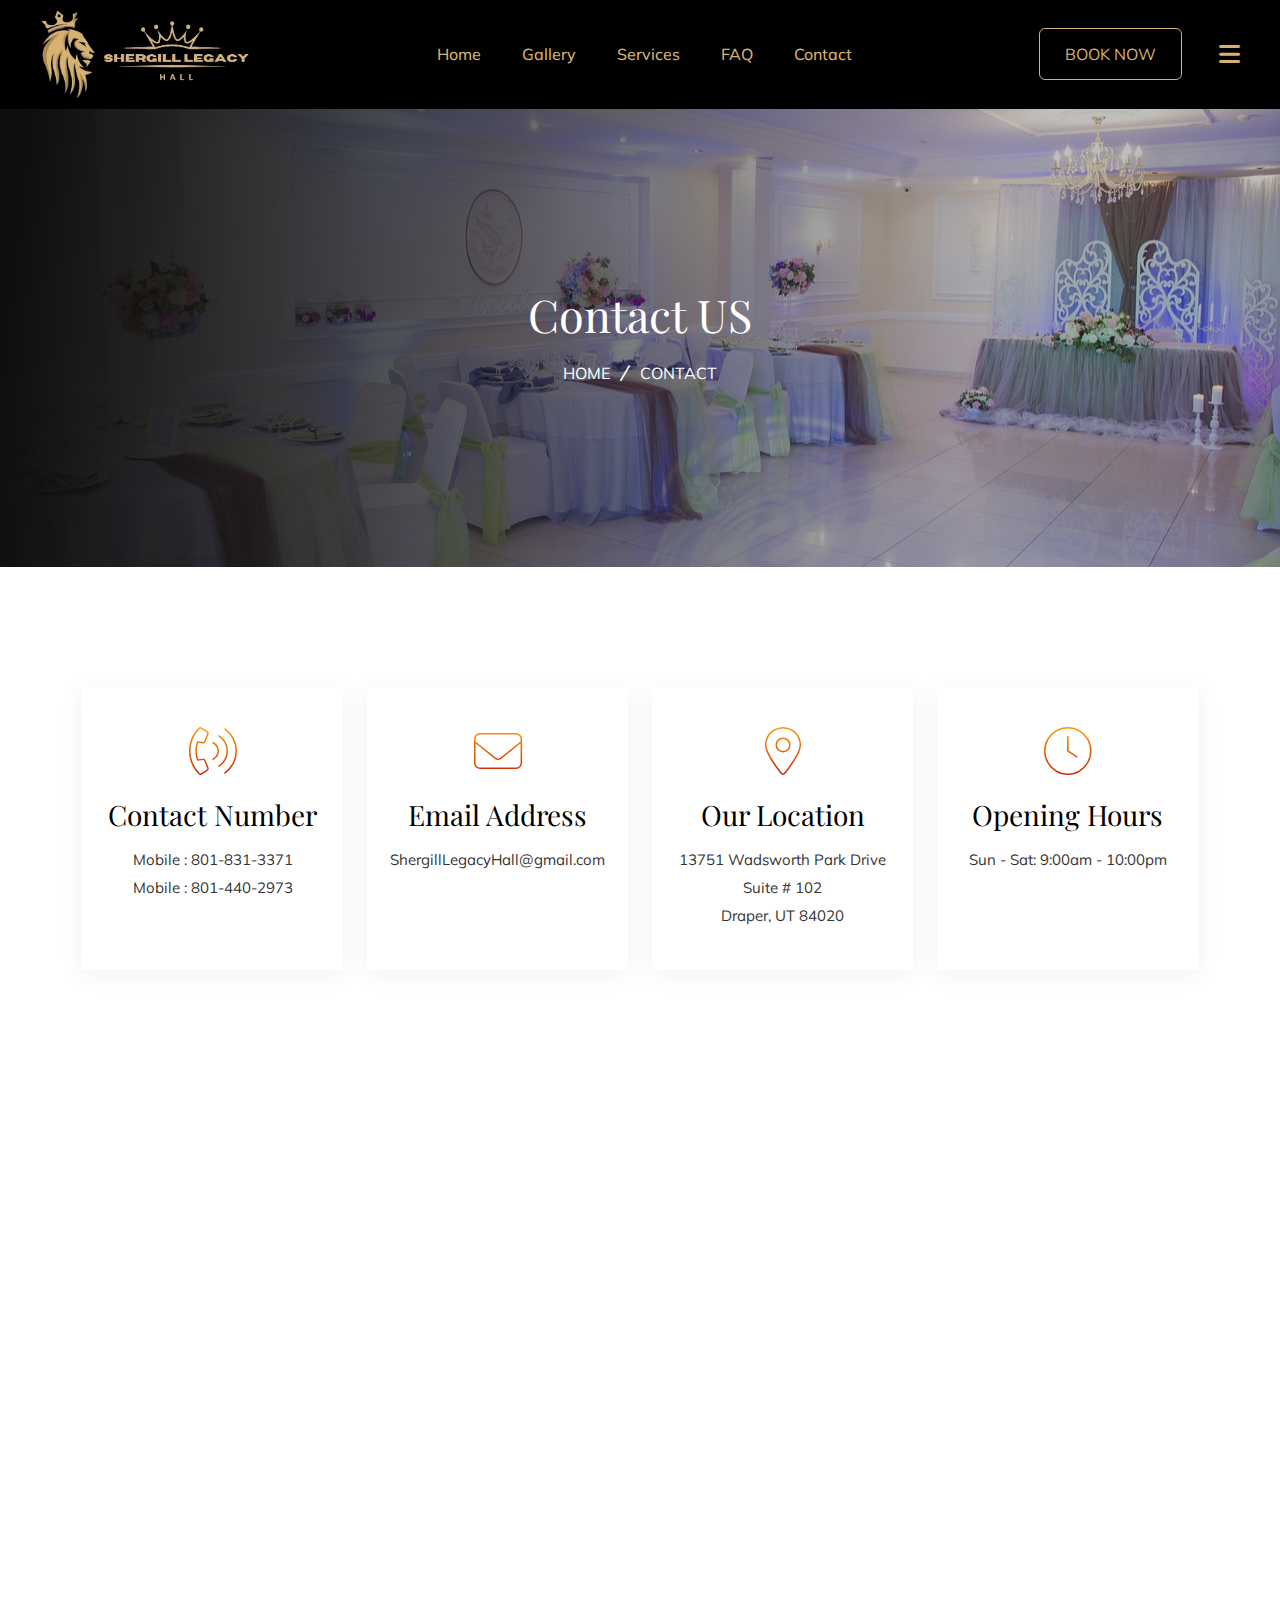
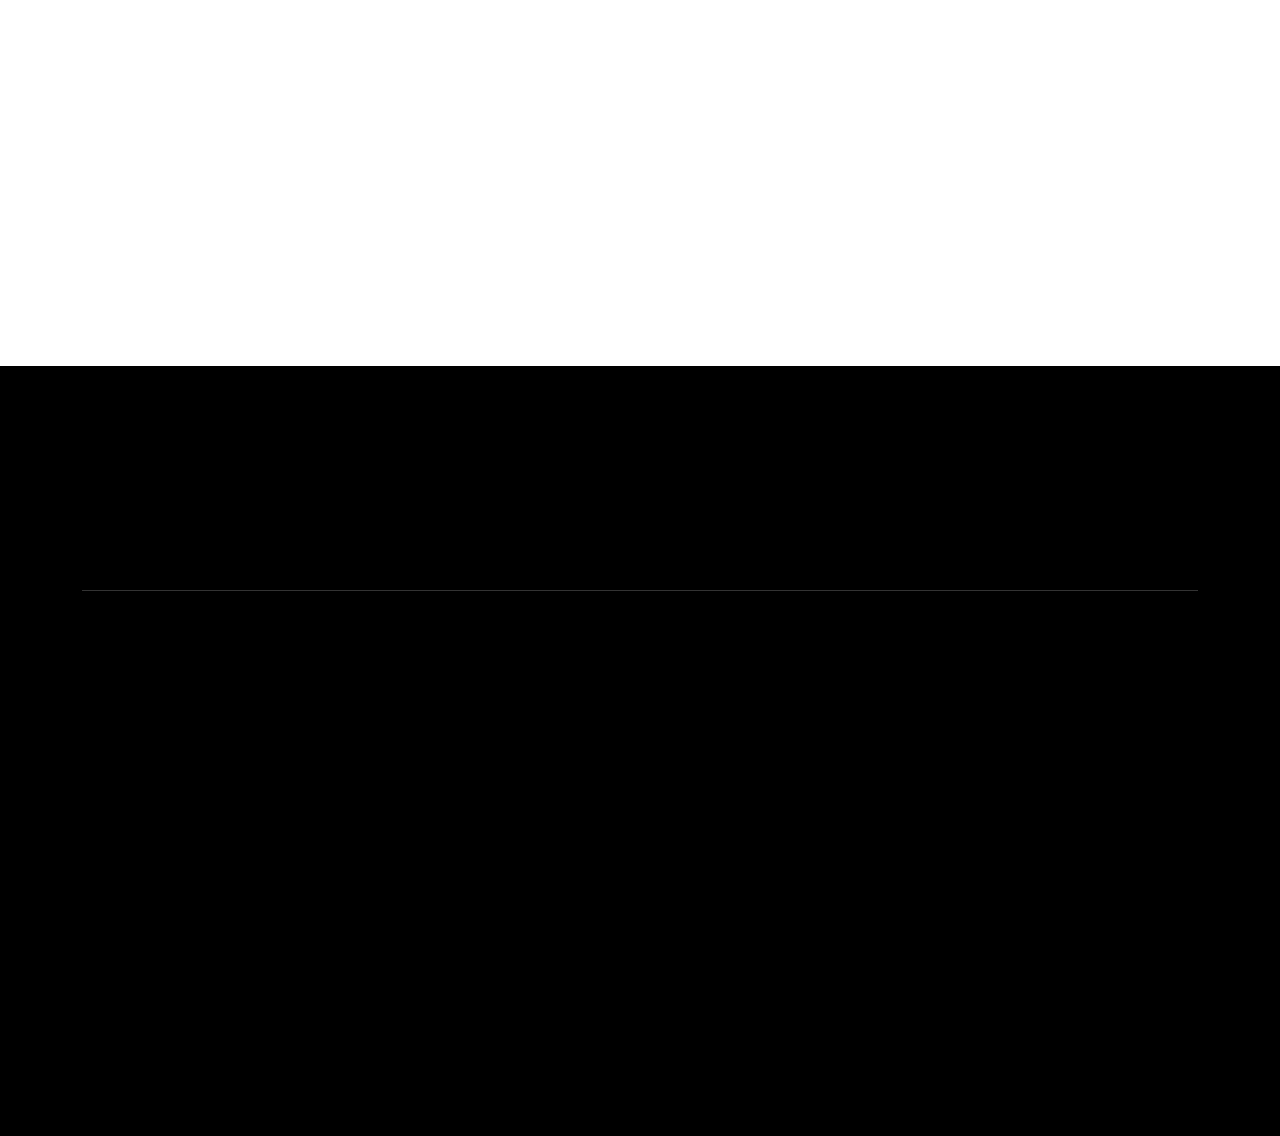
<file: contact.html>
<!DOCTYPE html>
<html lang="en">

<head>
    <!-- ========== Meta Tags ========== -->
    <meta charset="UTF-8">
    <meta http-equiv="X-UA-Compatible" content="IE=edge">
    <meta name="viewport" content="width=device-width, initial-scale=1">
    <!-- ======== Page title ============ -->
    <title>Shergill Legacy Hall</title>
    <!--<< Favcion >>-->
    <link rel="shortcut icon" href="assets/img/favicon/favicon.svg">
    <!--<< Bootstrap min.css >>-->
    <link rel="stylesheet" href="assets/css/bootstrap.min.css">
    <!--<< All Min Css >>-->
    <link rel="stylesheet" href="assets/css/all.min.css">
    <!--<< Animate.css >>-->
    <link rel="stylesheet" href="assets/css/animate.css">
    <!--<< Magnific Popup.css >>-->
    <link rel="stylesheet" href="assets/css/magnific-popup.css">
    <!--<< MeanMenu.css >>-->
    <link rel="stylesheet" href="assets/css/meanmenu.css">
    <!--<< Swiper Bundle.css >>-->
    <link rel="stylesheet" href="assets/css/swiper-bundle.min.css">
    <!--<< Nice Select.css >>-->
    <link rel="stylesheet" href="assets/css/nice-select.css">
    <!--<< Main.css >>-->
    <link rel="stylesheet" href="assets/css/main.css">
    <style>
        .contact-info-items {
            height: 100%;
        }
    </style>
</head>

<body>
    <!-- Proloader Start -->
    <div id="preloader" class="preloader">
        <div class="animation-preloader">
            <div class="spinner">
            </div>
            <div class="txt-loading">
                <span data-text-preloader="S" class="letters-loading">
                    S
                </span>
                <span data-text-preloader="H" class="letters-loading">
                    H
                </span>
                <span data-text-preloader="E" class="letters-loading">
                    E
                </span>
                <span data-text-preloader="R" class="letters-loading">
                    R
                </span>
                <span data-text-preloader="G" class="letters-loading">
                    G
                </span>
                <span data-text-preloader="I" class="letters-loading">
                    I
                </span>
                <span data-text-preloader="L" class="letters-loading">
                    L
                </span>
                <span data-text-preloader="L" class="letters-loading">
                    L
                </span>
            </div>
            <p class="text-center">Loading</p>
        </div>
        <div class="loader">
            <div class="row">
                <div class="col-3 loader-section section-left">
                    <div class="bg"></div>
                </div>
                <div class="col-3 loader-section section-left">
                    <div class="bg"></div>
                </div>
                <div class="col-3 loader-section section-right">
                    <div class="bg"></div>
                </div>
                <div class="col-3 loader-section section-right">
                    <div class="bg"></div>
                </div>
            </div>
        </div>
    </div>
    <!-- Offcanvas Area Start -->
    <div class="fix-area">
        <div class="offcanvas__info">
            <div class="offcanvas__wrapper">
                <div class="offcanvas__content">
                    <div class="offcanvas__top mb-5 d-flex justify-content-between align-items-center">
                        <div class="offcanvas__logo">
                            <a href="index.html">
                                <img src="assets/img/logo/logo.png" alt="logo-img">
                            </a>
                        </div>
                        <div class="offcanvas__close">
                            <button>
                                <i class="fas fa-times"></i>
                            </button>
                        </div>
                    </div>
                    <p class="text d-none d-lg-block">
                        This involves interactions between Shergill Legacy Hall and its guests. It's about meeting their
                        event requirements and ensuring a seamless experience. Exceptional service is key to making
                        every celebration memorable.
                    </p>
                    <div class="mobile-menu fix mb-5"></div>
                    <div class="offcanvas__contact">
                        <h5 class="text-whitecolor">Contact Info</h5>
                        <ul>
                            <li class="d-flex align-items-center">
                                <div class="offcanvas__contact-icon">
                                    <i class="fas fa-map-marker-alt"></i>
                                </div>
                                <div class="offcanvas__contact-text">
                                    <a target="_blank" href="#">13751 Wadsworth Park Drive Suite # 102 Draper, UT
                                        84020</a>
                                </div>
                            </li>
                            <li class="d-flex align-items-center">
                                <div class="offcanvas__contact-icon mr-15">
                                    <i class="fas fa-envelope"></i>
                                </div>
                                <div class="offcanvas__contact-text">
                                    <a
                                        href="https://mail.google.com/mail/?view=cm&fs=1&to=ShergillLegacyHall@gmail.com"><span>ShergillLegacyHall@gmail.com</span></a>
                                </div>
                            </li>
                            <li class="d-flex align-items-center">
                                <div class="offcanvas__contact-icon mr-15">
                                    <i class="fas fa-clock"></i>
                                </div>
                                <div class="offcanvas__contact-text">
                                    <a target="_blank" href="#">Sun-Sat: 9:00am - 10:00pm</a>
                                </div>
                            </li>
                            <li class="d-flex align-items-center">
                                <div class="offcanvas__contact-icon mr-15">
                                    <i class="fas fa-phone-alt"></i>
                                </div>
                                <div class="offcanvas__contact-text">
                                    <a href="tel:801-831-3371">801-831-3371</a>
                                </div>
                            </li>
                            <li class="d-flex align-items-center">
                                <div class="offcanvas__contact-icon mr-15">
                                    <i class="fas fa-phone-alt"></i>
                                </div>
                                <div class="offcanvas__contact-text">
                                    <a href="tel:801-440-2973">801-440-2973</a>
                                </div>
                            </li>
                        </ul>
                        <div class="header-button mt-5">
                            <a href="contact.html" class="theme-btn text-center">
                                Get A Quote
                            </a>
                        </div>
                        <div class="social-icon d-flex align-items-center">
                            <a href="#"><i class="fab fa-facebook-f"></i></a>

                            <a href="#"><i class="fab fa-twitter"></i></a>

                            <a href="#"><i class="fab fa-youtube"></i></a>

                            <a href="#"><i class="fab fa-linkedin-in"></i></a>
                        </div>
                    </div>
                </div>
            </div>
        </div>
    </div>
    <div class="offcanvas__overlay"></div>


    <!-- Header Area Start -->
    <header id="header-sticky" class="header-1 bg-black">
        <div class="container-fluid">
            <div class="mega-menu-wrapper">
                <div class="header-main style-2">
                    <div class="header-left">
                        <div class="logo">
                            <a href="index.html" class="header-logo">
                                <img src="assets/img/logo/logo.png" alt="logo-img">
                            </a>
                        </div>
                    </div>
                    <div class="mean__menu-wrapper">
                        <div class="main-menu">
                            <nav id="mobile-menu" style="display: block;">
                                <ul>
                                    <li class="active">
                                        <a href="index.html">
                                            home
                                        </a>
                                    </li>
                                    <li>
                                        <a href="galary.html">
                                            Gallery
                                        </a>
                                    </li>
                                    <li>
                                        <a href="service.html">
                                            services
                                        </a>
                                    </li>
                                    <li><a href="faq.html">FAQ</a></li>
                                    <li><a href="contact.html">contact</a></li>
                                </ul>
                            </nav>
                        </div>
                    </div>
                    <div class="header-right d-flex justify-content-end align-items-center">
                        <div class="header-button">
                            <a href="service.html#bookUs" class="theme-btn">Book Now</a>
                        </div>
                        <div class="header__hamburger">
                            <div class="sidebar__toggle">
                                <i class="fas fa-bars"></i>
                            </div>
                        </div>
                    </div>
                </div>
            </div>
        </div>
    </header>
    <!-- Header Area End -->


    <!--<< Breadcrumb Section Start >>-->
    <div class="breadcrumb-wrapper bg-cover" style="background-image: url('assets/img/gallary-images/img-5.jpg');">
        <div class="container">
            <div class="page-heading text-center">
                <h1 class="wow fadeInUp" data-wow-delay=".3s">Contact US</h1>
                <ul class="breadcrumb-items wow fadeInUp" data-wow-delay=".5s">
                    <li>
                        <a href="index.html">
                            HOME
                        </a>
                    </li>
                    <li>
                        <i class="fa-regular fa-slash-forward"></i>
                    </li>
                    <li>
                        CONTACT
                    </li>
                </ul>
            </div>
        </div>
    </div>
    <!--<< Breadcrumb Section End >>-->

    <!-- Contact Info Section Start -->
    <section class="contact-info-area-2 fix section-padding pb-0">
        <div class="container">
            <div class="contact-info-wrapper-2">
                <div class="row g-4">
                    <!-- Phone Information -->
                    <div class="col-xl-3 col-lg-4 col-md-6 wow fadeInUp" data-wow-delay=".3s">
                        <div class="contact-info-items">
                            <div class="icon">
                                <i class="fa-thin fa-phone-volume"></i>
                            </div>
                            <div class="content">
                                <h3>Contact Number</h3>
                                <ul>
                                    <li>Mobile : <a href="tel:8018313371">801-831-3371</a></li>
                                    <li>Mobile : <a href="tel:801-440-2973">801-440-2973</a></li>
                                </ul>
                            </div>
                        </div>
                    </div>
                    <!-- Email Information -->
                    <div class="col-xl-3 col-lg-4 col-md-6 wow fadeInUp" data-wow-delay=".5s">
                        <div class="contact-info-items">
                            <div class="icon">
                                <i class="fa-sharp fa-thin fa-envelope"></i>
                            </div>
                            <div class="content">
                                <h3>Email Address</h3>
                                <ul>
                                    <li><a
                                            href="https://mail.google.com/mail/?view=cm&fs=1&to=ShergillLegacyHall@gmail.com">ShergillLegacyHall@gmail.com</a>
                                    </li>
                                </ul>
                            </div>
                        </div>
                    </div>
                    <!-- Location Information -->
                    <div class="col-xl-3 col-lg-4 col-md-6 wow fadeInUp" data-wow-delay=".7s">
                        <div class="contact-info-items">
                            <div class="icon">
                                <i class="fa-thin fa-location-dot"></i>
                            </div>
                            <div class="content">
                                <h3>Our Location</h3>
                                <ul>
                                    <li>13751 Wadsworth Park Drive Suite # 102 </li>
                                    <li>Draper, UT 84020</li>
                                </ul>
                            </div>
                        </div>
                    </div>
                    <!-- Office Hours Information -->
                    <div class="col-xl-3 col-lg-4 col-md-6 wow fadeInUp" data-wow-delay=".9s">
                        <div class="contact-info-items">
                            <div class="icon">
                                <i class="fa-thin fa-clock"></i>
                            </div>
                            <div class="content">
                                <h3>Opening Hours</h3>
                                <ul>
                                    <li>Sun - Sat: 9:00am - 10:00pm</li>
                                </ul>
                            </div>
                        </div>
                    </div>
                </div>
            </div>
            <!-- Contact Section Start -->
            <div class="contact-section fix section-padding">
                <div class="container">
                    <div class="row g-5">
                        <div class="col-lg-6 wow fadeInUp" data-wow-delay=".3s">
                            <div class="map-items">
                                <div class="googpemap">
                                    <iframe
                                        src="https://www.google.com/maps/embed?pb=!1m18!1m12!1m3!1d3034.229808264869!2d-111.89122138459985!3d40.51009107935395!2m3!1f0!2f0!3f0!3m2!1i1024!2i768!4f13.1!3m3!1m2!1s0x874d807bb109a4a7%3A0x254aa1fca49c0cf!2s13751%20Wadsworth%20Park%20Drive%20Suite%20%23102%2C%20Draper%2C%20UT%2084020%2C%20USA!5e0!3m2!1sen!2sin!4v1616118942198!5m2!1sen!2sin"
                                        style="border:0;" allowfullscreen="" loading="lazy">
                                    </iframe>
                                </div>
                            </div>
                        </div>
                        <div class="col-lg-6 wow fadeInUp" data-wow-delay=".5s">
                            <div class="contact-content-2">
                                <h2>Ready to Get Started?</h2>
                                <p>
                                    At Shergill Legacy Hall, we offer the perfect venue for your dream wedding or
                                    special event.
                                    Our team is committed to making your occasion unforgettable, providing elegant
                                    spaces and
                                    personalized service.
                                </p>
                                <form class="contact-form-items">
                                    <div class="row g-4">
                                        <div class="col-lg-6 wow fadeInUp" data-wow-delay=".3s">
                                            <div class="form-clt">
                                                <span>Your name*</span>
                                                <input type="text" name="name" id="name" placeholder="Your Name">
                                            </div>
                                        </div>
                                        <div class="col-lg-6 wow fadeInUp" data-wow-delay=".5s">
                                            <div class="form-clt">
                                                <span>Your Email*</span>
                                                <input type="text" name="email" id="email" placeholder="Your Email">
                                            </div>
                                        </div>
                                        <div class="col-lg-12 wow fadeInUp" data-wow-delay=".7s">
                                            <div class="form-clt">
                                                <span>Write Message*</span>
                                                <textarea name="message" id="message"
                                                    placeholder="Write Message"></textarea>
                                            </div>
                                        </div>
                                        <div class="col-lg-7 wow fadeInUp" data-wow-delay=".9s">
                                            <button type="submit" class="theme-btn">
                                                Send Message <i class="fa-solid fa-arrow-right-long"></i>
                                            </button>
                                        </div>
                                    </div>
                                </form>
                            </div>
                        </div>
                    </div>
                </div>
            </div>
        </div>
    </section>

    <!-- Contact_me Information Section End -->



    <!-- Footer Section Start -->
    <footer class="footer-section bg-footer">
        <div class="container">
            <div class="contact-info-area">
                <div class="contact-info-items wow fadeInUp" data-wow-delay=".2s">
                    <div class="icon">
                        <svg xmlns="http://www.w3.org/2000/svg" width="30" height="30" viewBox="0 0 30 30" fill="none">
                            <path
                                d="M23.7891 1.81641H16.7578C13.3658 1.81641 10.6055 4.5767 10.6055 7.96875C10.6055 11.063 12.9015 13.631 15.8789 14.0585V16.7578C15.8788 16.9317 15.9303 17.1016 16.0268 17.2462C16.1234 17.3907 16.2607 17.5033 16.4214 17.5697C16.7456 17.705 17.1258 17.6325 17.3793 17.3792L20.6374 14.1211H23.7891C27.1811 14.1211 30 11.3608 30 7.96875C30 4.5767 27.1811 1.81641 23.7891 1.81641ZM16.7578 8.84754C16.2723 8.84754 15.8789 8.45402 15.8789 7.96863C15.8789 7.48324 16.2723 7.08973 16.7578 7.08973C17.2432 7.08973 17.6367 7.48324 17.6367 7.96863C17.6367 8.45402 17.2432 8.84754 16.7578 8.84754ZM20.2734 8.84754C19.7879 8.84754 19.3945 8.45402 19.3945 7.96863C19.3945 7.48324 19.7879 7.08973 20.2734 7.08973C20.7588 7.08973 21.1523 7.48324 21.1523 7.96863C21.1523 8.45402 20.7588 8.84754 20.2734 8.84754ZM23.7891 8.84754C23.3036 8.84754 22.9102 8.45402 22.9102 7.96863C22.9102 7.48324 23.3036 7.08973 23.7891 7.08973C24.2745 7.08973 24.668 7.48324 24.668 7.96863C24.668 8.45402 24.2745 8.84754 23.7891 8.84754Z"
                                fill="white" />
                            <path
                                d="M19.7461 28.1836C21.2 28.1836 22.3828 27.0008 22.3828 25.5469V22.0312C22.3828 21.6527 22.1408 21.3171 21.782 21.1978L16.5209 19.44C16.2634 19.3533 15.9819 19.3928 15.7553 19.5421L13.5186 21.033C11.1496 19.9035 8.33871 17.0925 7.20914 14.7236L8.7 12.4868C8.77415 12.3754 8.82189 12.2485 8.83958 12.1158C8.85728 11.9831 8.84447 11.8482 8.80213 11.7212L7.04432 6.46014C6.98611 6.28516 6.87428 6.13295 6.72469 6.02512C6.5751 5.91728 6.39534 5.85929 6.21094 5.85938H2.63672C1.18277 5.85938 0 7.02979 0 8.48373C0 18.61 9.6198 28.1836 19.7461 28.1836Z"
                                fill="white" />
                        </svg>
                    </div>
                    <div class="content">
                        <p>Call Us</p>
                        <h3>
                            <a href="tel:8018313371">801-831-3371</a>
                        </h3>
                        <h3>
                            <a href="tel:801-440-2973">801-440-2973</a>
                        </h3>
                    </div>
                </div>
                <div class="contact-info-items wow fadeInUp" data-wow-delay=".4s">
                    <div class="icon">
                        <svg xmlns="http://www.w3.org/2000/svg" width="30" height="30" viewBox="0 0 30 30" fill="none">
                            <path
                                d="M12.6503 10.8272C12.8028 10.914 12.9765 10.9569 13.1519 10.9509C13.3316 10.9344 13.5058 10.8798 13.6628 10.7906L24.9222 4.22062C24.6775 3.79416 24.3249 3.43955 23.8999 3.19239C23.4749 2.94523 22.9923 2.81422 22.5006 2.8125H3.75063C3.25879 2.81406 2.77603 2.94499 2.35081 3.19216C1.92559 3.43932 1.57289 3.79402 1.32812 4.22062L12.6503 10.8272Z"
                                fill="white" />
                            <path
                                d="M25.3125 6.16016V12.6758C24.4104 12.3511 23.4587 12.1861 22.5 12.1883C20.2633 12.1918 18.1192 13.0818 16.5376 14.6634C14.956 16.245 14.066 18.3891 14.0625 20.6258C14.0623 20.9391 14.0811 21.2522 14.1188 21.5633H3.75C3.00476 21.5611 2.29069 21.264 1.76372 20.7371C1.23676 20.2101 0.939726 19.496 0.9375 18.7508V6.16016L11.7094 12.4508C12.1434 12.6882 12.6303 12.8126 13.125 12.8126C13.6197 12.8126 14.1066 12.6882 14.5406 12.4508L25.3125 6.16016Z"
                                fill="white" />
                            <path
                                d="M22.5 14.0625C20.7595 14.0625 19.0903 14.7539 17.8596 15.9846C16.6289 17.2153 15.9375 18.8845 15.9375 20.625C15.9375 22.3655 16.6289 24.0347 17.8596 25.2654C19.0903 26.4961 20.7595 27.1875 22.5 27.1875C22.7486 27.1875 22.9871 27.0887 23.1629 26.9129C23.3387 26.7371 23.4375 26.4986 23.4375 26.25C23.4375 26.0014 23.3387 25.7629 23.1629 25.5871C22.9871 25.4113 22.7486 25.3125 22.5 25.3125C21.5729 25.3125 20.6666 25.0376 19.8958 24.5225C19.1249 24.0074 18.5241 23.2754 18.1693 22.4188C17.8145 21.5623 17.7217 20.6198 17.9026 19.7105C18.0834 18.8012 18.5299 17.966 19.1854 17.3104C19.841 16.6549 20.6762 16.2084 21.5855 16.0276C22.4948 15.8467 23.4373 15.9395 24.2938 16.2943C25.1504 16.6491 25.8824 17.2499 26.3975 18.0208C26.9126 18.7916 27.1875 19.6979 27.1875 20.625V21.5625C27.1875 21.8111 27.0887 22.0496 26.9129 22.2254C26.7371 22.4012 26.4986 22.5 26.25 22.5C26.0014 22.5 25.7629 22.4012 25.5871 22.2254C25.4113 22.0496 25.3125 21.8111 25.3125 21.5625V20.625C25.3125 20.0687 25.1476 19.525 24.8385 19.0625C24.5295 18.5999 24.0902 18.2395 23.5763 18.0266C23.0624 17.8137 22.4969 17.758 21.9513 17.8665C21.4057 17.9751 20.9046 18.2429 20.5113 18.6363C20.1179 19.0296 19.8501 19.5307 19.7415 20.0763C19.633 20.6219 19.6887 21.1874 19.9016 21.7013C20.1145 22.2152 20.4749 22.6545 20.9375 22.9635C21.4 23.2726 21.9437 23.4375 22.5 23.4375C22.9843 23.4344 23.4594 23.3048 23.8781 23.0616C24.2022 23.578 24.6856 23.9748 25.2552 24.1921C25.8248 24.4094 26.4496 24.4353 27.0353 24.266C27.621 24.0967 28.1356 23.7412 28.5013 23.2535C28.867 22.7657 29.064 22.1721 29.0625 21.5625V20.625C29.0605 18.8851 28.3685 17.2171 27.1382 15.9868C25.9079 14.7565 24.2399 14.0645 22.5 14.0625ZM22.5 21.5625C22.3146 21.5625 22.1333 21.5075 21.9792 21.4045C21.825 21.3015 21.7048 21.1551 21.6339 20.9838C21.5629 20.8125 21.5443 20.624 21.5805 20.4421C21.6167 20.2602 21.706 20.0932 21.8371 19.9621C21.9682 19.831 22.1352 19.7417 22.3171 19.7055C22.499 19.6693 22.6875 19.6879 22.8588 19.7589C23.0301 19.8298 23.1765 19.95 23.2795 20.1042C23.3825 20.2583 23.4375 20.4396 23.4375 20.625C23.4375 20.8736 23.3387 21.1121 23.1629 21.2879C22.9871 21.4637 22.7486 21.5625 22.5 21.5625Z"
                                fill="white" />
                        </svg>
                    </div>
                    <div class="content">
                        <p>Make a Quote</p>
                        <h3>
                            <a href="https://mail.google.com/mail/?view=cm&fs=1&to=ShergillLegacyHall@gmail.com"
                                target="_blank">ShergillLegacyHall@gmail.com</a>
                        </h3>
                    </div>
                </div>
                <div class="contact-info-items wow fadeInUp" data-wow-delay=".6s">
                    <div class="icon">
                        <svg xmlns="http://www.w3.org/2000/svg" width="30" height="30" viewBox="0 0 30 30" fill="none">
                            <g clip-path="url(#clip0_86_965)">
                                <path fill-rule="evenodd" clip-rule="evenodd"
                                    d="M6.93797 7.96189C7.08809 8.28164 7.40701 8.48642 7.7608 8.48642H12.1805V10.0477C12.1805 10.5499 12.5879 10.9568 13.0917 10.9568C13.5929 10.9568 14.0003 10.5499 14.0003 10.0477V8.48642H14.4185C14.9223 8.48642 15.327 8.07955 15.327 7.57705C15.327 7.07507 14.9223 6.6682 14.4185 6.6682H14.0003V1.21236C14.0003 0.829918 13.7618 0.488434 13.4026 0.358473C13.0435 0.227692 12.6388 0.33568 12.3949 0.628883L7.06395 6.99351C6.83607 7.26392 6.78785 7.64191 6.93797 7.96189ZM30 14.9433C30 18.9486 28.4404 22.7177 25.608 25.55C22.7754 28.3826 19.0059 29.9433 15 29.9433C10.9941 29.9433 7.22461 28.3826 4.39201 25.55C1.55965 22.7177 0 18.9486 0 14.9433C0 14.1906 0.610313 13.5793 1.36312 13.5793C2.11734 13.5793 2.72625 14.1894 2.72625 14.9433C2.72625 21.7097 8.23389 27.2159 14.9999 27.2159C21.7661 27.2159 27.2737 21.7097 27.2737 14.9433C27.2737 8.80599 22.6918 3.56859 16.6029 2.77459C15.858 2.67744 15.3322 1.99113 15.4283 1.24658C15.5246 0.501325 16.2116 -0.0271326 16.9564 0.0701331C20.5467 0.538942 23.839 2.29711 26.2381 5.00836C28.6656 7.75166 30 11.2803 30 14.9433ZM12.1804 3.71402V6.66814H9.70928L12.1804 3.71402ZM16.7824 23.0252C16.5117 23.4479 16.6349 24.0104 17.0584 24.2808C17.2038 24.3746 17.3732 24.4245 17.5462 24.4245C17.8464 24.4245 18.1385 24.2769 18.3127 24.0059L23.9733 15.1706C24.1529 14.8902 24.1636 14.5351 24.0054 14.2437C23.9268 14.1007 23.8112 13.9813 23.6707 13.8982C23.5302 13.815 23.37 13.7711 23.2068 13.7709H18.0393C17.5354 13.7709 17.1308 14.1778 17.1308 14.6801C17.1308 15.1823 17.5355 15.5892 18.0393 15.5892H21.545L16.7824 23.0252ZM21.5423 6.31974C21.8961 6.67488 21.8961 7.25056 21.5423 7.60576L8.14137 21.0067C7.96184 21.1842 7.73133 21.2729 7.49813 21.2729C7.26498 21.2729 7.03178 21.1842 6.85488 21.0067C6.50109 20.6516 6.50109 20.0761 6.85488 19.7211L20.2559 6.31974C20.6096 5.96461 21.1859 5.96461 21.5423 6.31974ZM5.59518 4.41521C5.82568 3.57257 5.68096 2.93736 5.16363 2.52779C4.58203 2.06918 3.61986 1.98855 2.9659 2.34363C2.47008 2.61351 2.25029 3.07986 2.31463 3.72931C2.36021 4.22941 1.9957 4.67384 1.49449 4.72154C0.995977 4.76871 0.551074 4.40338 0.502793 3.90381C0.371484 2.52082 0.950391 1.37021 2.09754 0.747067C3.38139 0.0469886 5.14494 0.196578 6.29203 1.1022C7.38557 1.96816 7.77152 3.35039 7.3507 4.89416C7.06658 5.93625 6.091 6.69609 4.96529 7.57623C4.35422 8.05171 3.69756 8.56359 3.14812 9.13851H6.91383C7.41504 9.13851 7.82244 9.54533 7.82244 10.0477C7.82244 10.5499 7.41504 10.9568 6.91383 10.9568H1.38188C1.22792 10.9565 1.07657 10.9171 0.941967 10.8424C0.807368 10.7676 0.693928 10.66 0.61226 10.5295C0.530593 10.399 0.483367 10.2499 0.475003 10.0962C0.466638 9.94244 0.497408 9.7891 0.564434 9.6505C1.30418 8.12572 2.655 7.07214 3.84498 6.1432C4.64367 5.51918 5.47189 4.87429 5.59518 4.41521Z"
                                    fill="white" />
                            </g>
                            <defs>
                                <clipPath id="clip0_86_965">
                                    <rect width="30" height="30" fill="white" />
                                </clipPath>
                            </defs>
                        </svg>
                    </div>
                    <div class="content">
                        <p>Opening Hour</p>
                        <h3>
                            Sun-Sat: 9:00am - 10:00pm
                        </h3>
                    </div>
                </div>
            </div>
        </div>
        <div class="footer-widgets-wrapper">
            <div class="container">
                <div class="row">
                    <div class="col-xl-3 col-lg-4 col-md-6 wow fadeInUp" data-wow-delay=".2s">
                        <div class="single-footer-widget">
                            <div class="widget-head">
                                <a href="index.html">
                                    <img src="assets/img/logo/logo.png" alt="logo-img">
                                </a>
                            </div>
                            <div class="footer-content">
                                <p>
                                    It is a long established fact that a reader ble content of a page when
                                    looking Ipsum
                                    is that it has a more-or
                                </p>
                                <div class="social-icon d-flex align-items-center">
                                    <a href="https://www.facebook.com/"><i class="fab fa-facebook-f"></i></a>
                                    <a href="https://x.com/"><i class="fab fa-twitter"></i></a>
                                    <a href="https://www.youtube.com/"><i class="fab fa-youtube"></i></a>
                                    <a href="https://www.linkedin.com/"><i class="fab fa-linkedin-in"></i></a>
                                </div>
                            </div>
                        </div>
                    </div>
                    <div class="col-xl-3 col-lg-4 col-md-6 ps-lg-5 wow fadeInUp" data-wow-delay=".4s">
                        <div class="single-footer-widget">
                            <div class="widget-head">
                                <h3>Get To Know Us</h3>
                            </div>
                            <ul class="list-area">
                                <li>
                                    <a href="index.html">
                                        <i class="fa-solid fa-chevrons-right"></i>
                                        Home
                                    </a>
                                </li>
                                <li>
                                    <a href="galary.html">
                                        <i class="fa-solid fa-chevrons-right"></i>
                                        Gallery
                                    </a>
                                </li>
                                <li>
                                    <a href="service.html">
                                        <i class="fa-solid fa-chevrons-right"></i>
                                        Service
                                    </a>
                                </li>
                                <li>
                                    <a href="faq.html">
                                        <i class="fa-solid fa-chevrons-right"></i>
                                        FAQ
                                    </a>
                                </li>
                                <li>
                                    <a href="contact.html">
                                        <i class="fa-solid fa-chevrons-right"></i>
                                        Contact Us
                                    </a>
                                </li>
                            </ul>
                        </div>
                    </div>
                    <div class="col-xl-3 col-lg-4 col-md-6 ps-lg-5 wow fadeInUp" data-wow-delay=".6s">
                        <div class="single-footer-widget">
                            <div class="widget-head">
                                <h3>Categories</h3>
                            </div>
                            <ul class="list-area">
                                <li>
                                    <a href="#">
                                        <i class="fa-solid fa-chevrons-right"></i>
                                        Wedding
                                    </a>
                                </li>
                                <li>
                                    <a href="#">
                                        <i class="fa-solid fa-chevrons-right"></i>
                                        Engagement
                                    </a>
                                </li>
                                <li>
                                    <a href="#">
                                        <i class="fa-solid fa-chevrons-right"></i>
                                        Bachelor party
                                    </a>
                                </li>
                                <li>
                                    <a href="#">
                                        <i class="fa-solid fa-chevrons-right"></i>
                                        Wedding party
                                    </a>
                                </li>
                            </ul>
                        </div>
                    </div>
                    <div class="col-xl-3 col-lg-4 col-md-6 wow fadeInUp" data-wow-delay=".8s">
                        <div class="single-footer-widget">
                            <div class="widget-head">
                                <h3>Newsletter</h3>
                            </div>
                            <div class="footer-content">
                                <p>Sign up to searing weekly newsletter to get the latest updates.</p>
                                <div class="footer-input">
                                    <input type="email" id="email2" placeholder="Enter Email Address">
                                    <button class="newsletter-btn" type="submit">
                                        <i class="fa-regular fa-paper-plane"></i>
                                    </button>
                                </div>
                            </div>
                        </div>
                    </div>
                </div>
            </div>
        </div>
    </footer>
    <!-- Footer Section End -->


    <!-- Back to top area start here -->
    <div class="scroll-up">
        <svg class="scroll-circle svg-content" width="100%" height="100%" viewBox="-1 -1 102 102">
            <path d="M50,1 a49,49 0 0,1 0,98 a49,49 0 0,1 0,-98" />
        </svg>
    </div>
    <!-- Back to top area end here -->

    <!--<< All JS Plugins >>-->
    <script src="assets/js/jquery-3.7.1.min.js"></script>
    <!--<< Viewport Js >>-->
    <script src="assets/js/viewport.jquery.js"></script>
    <!--<< Bootstrap Js >>-->
    <script src="assets/js/bootstrap.bundle.min.js"></script>
    <!--<< Isotope Js >>-->
    <script src="assets/js/isotope.pkgd.min.js"></script>
    <!--<< Nice Select Js >>-->
    <script src="assets/js/jquery.nice-select.min.js"></script>
    <!--<< Waypoints Js >>-->
    <script src="assets/js/jquery.waypoints.js"></script>
    <!--<< Counterup Js >>-->
    <script src="assets/js/jquery.counterup.min.js"></script>
    <!--<< Swiper Slider Js >>-->
    <script src="assets/js/swiper-bundle.min.js"></script>
    <!--<< MeanMenu Js >>-->
    <script src="assets/js/jquery.meanmenu.min.js"></script>
    <!--<< Magnific Popup Js >>-->
    <script src="assets/js/jquery.magnific-popup.min.js"></script>
    <!--<< Wow Animation Js >>-->
    <script src="assets/js/wow.min.js"></script>
    <!--<< Main.js >>-->
    <script src="assets/js/main.js"></script>
</body>


</html>
</file>
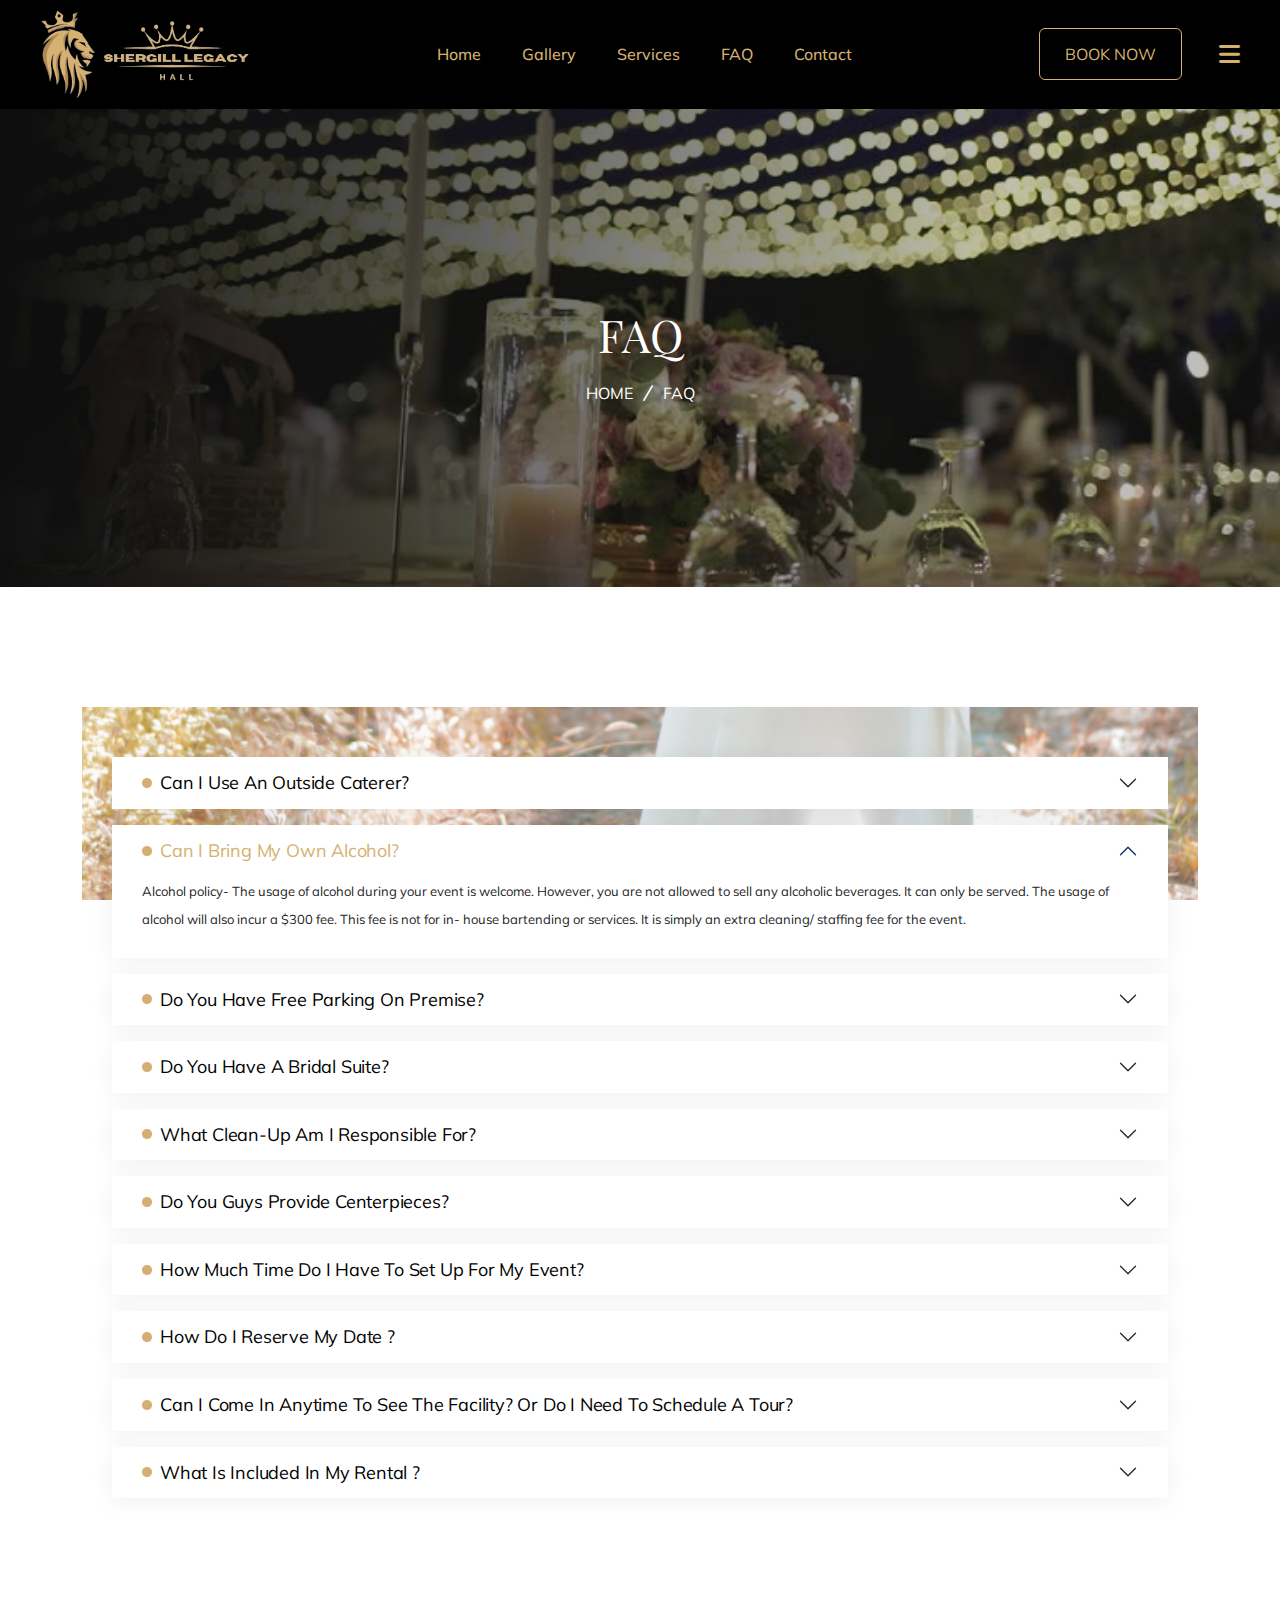
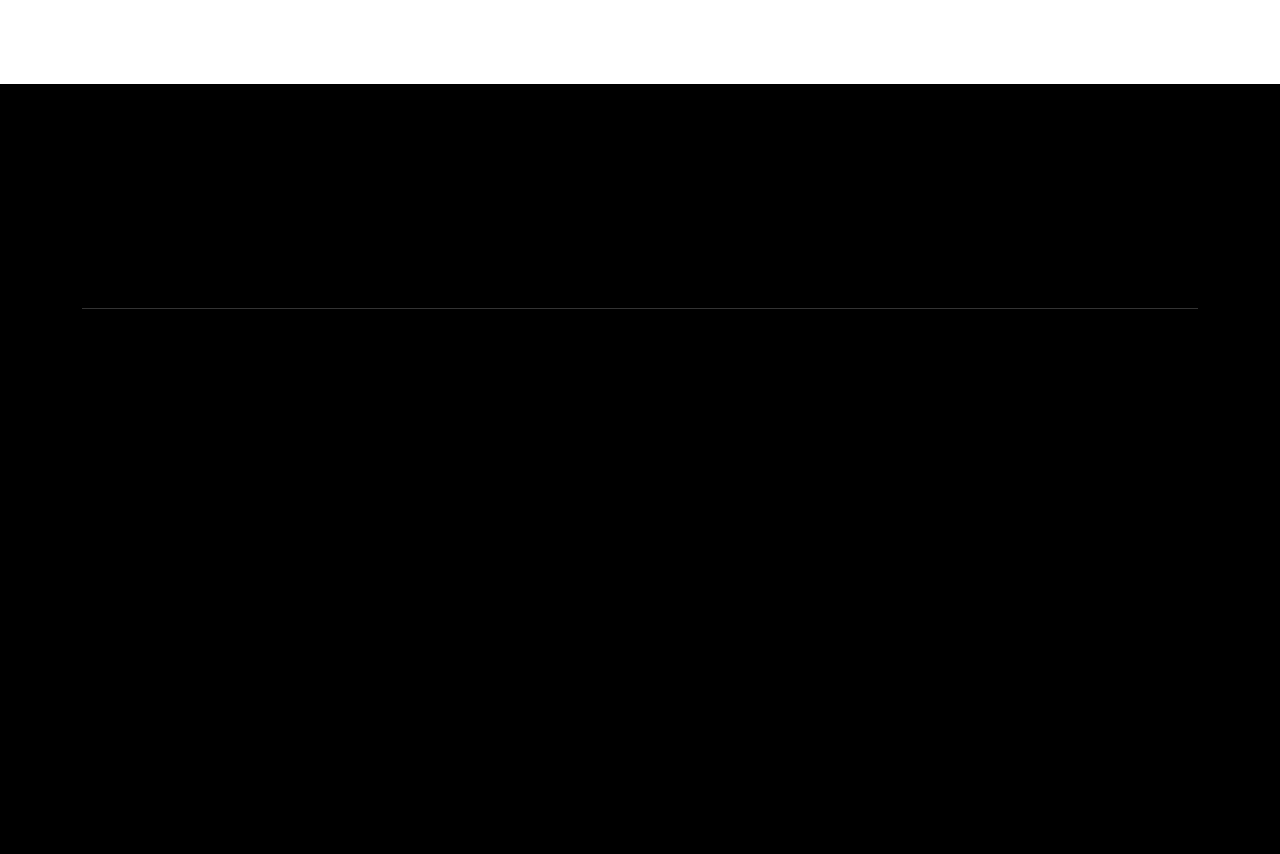
<file: faq.html>
<!DOCTYPE html>
<html lang="en">

<head>
    <!-- ========== Meta Tags ========== -->
    <meta charset="UTF-8">
    <meta http-equiv="X-UA-Compatible" content="IE=edge">
    <meta name="viewport" content="width=device-width, initial-scale=1">
    <!-- ======== Page title ============ -->
    <title>Shergill Legacy Hall</title>
    <!--<< Favcion >>-->
    <link rel="shortcut icon" href="assets/img/favicon/favicon.svg">
    <!--<< Bootstrap min.css >>-->
    <link rel="stylesheet" href="assets/css/bootstrap.min.css">
    <!--<< All Min Css >>-->
    <link rel="stylesheet" href="assets/css/all.min.css">
    <!--<< Animate.css >>-->
    <link rel="stylesheet" href="assets/css/animate.css">
    <!--<< Magnific Popup.css >>-->
    <link rel="stylesheet" href="assets/css/magnific-popup.css">
    <!--<< MeanMenu.css >>-->
    <link rel="stylesheet" href="assets/css/meanmenu.css">
    <!--<< Swiper Bundle.css >>-->
    <link rel="stylesheet" href="assets/css/swiper-bundle.min.css">
    <!--<< Nice Select.css >>-->
    <link rel="stylesheet" href="assets/css/nice-select.css">
    <!--<< Main.css >>-->
    <link rel="stylesheet" href="assets/css/main.css">

    <style>
        h1 {
            text-align: center;
            margin: 20px 0;
            font-weight: bold;
            font-size: 3rem;
            color: #a08452;
            /* Gold tone */
        }

        .gallery-img {
            width: 100%;
            height: 100%;
            object-fit: cover;
            border-radius: 10px;
            transition: transform 0.3s ease;
        }

        .gallery-img:hover {
            transform: scale(1.05);
        }

        .gallery-container {
            padding: 20px;
        }
    </style>
</head>

<body>
    <!-- Proloader Start -->
    <div id="preloader" class="preloader">
        <div class="animation-preloader">
            <div class="spinner">
            </div>
            <div class="txt-loading">
                <span data-text-preloader="S" class="letters-loading">
                    S
                </span>
                <span data-text-preloader="H" class="letters-loading">
                    H
                </span>
                <span data-text-preloader="E" class="letters-loading">
                    E
                </span>
                <span data-text-preloader="R" class="letters-loading">
                    R
                </span>
                <span data-text-preloader="G" class="letters-loading">
                    G
                </span>
                <span data-text-preloader="I" class="letters-loading">
                    I
                </span>
                <span data-text-preloader="L" class="letters-loading">
                    L
                </span>
                <span data-text-preloader="L" class="letters-loading">
                    L
                </span>
            </div>
            <p class="text-center">Loading</p>
        </div>
        <div class="loader">
            <div class="row">
                <div class="col-3 loader-section section-left">
                    <div class="bg"></div>
                </div>
                <div class="col-3 loader-section section-left">
                    <div class="bg"></div>
                </div>
                <div class="col-3 loader-section section-right">
                    <div class="bg"></div>
                </div>
                <div class="col-3 loader-section section-right">
                    <div class="bg"></div>
                </div>
            </div>
        </div>
    </div>
    <!-- Offcanvas Area Start -->
    <div class="fix-area">
        <div class="offcanvas__info">
            <div class="offcanvas__wrapper">
                <div class="offcanvas__content">
                    <div class="offcanvas__top mb-5 d-flex justify-content-between align-items-center">
                        <div class="offcanvas__logo">
                            <a href="index.html">
                                <img src="assets/img/logo/logo.png" alt="logo-img">
                            </a>
                        </div>
                        <div class="offcanvas__close">
                            <button>
                                <i class="fas fa-times"></i>
                            </button>
                        </div>
                    </div>
                    <p class="text d-none d-lg-block">
                        This involves interactions between Shergill Legacy Hall and its guests. It's about meeting their
                        event requirements and ensuring a seamless experience. Exceptional service is key to making
                        every celebration memorable.
                    </p>
                    <div class="mobile-menu fix mb-5"></div>
                    <div class="offcanvas__contact">
                        <h5 class="text-whitecolor">Contact Info</h5>
                        <ul>
                            <li class="d-flex align-items-center">
                                <div class="offcanvas__contact-icon">
                                    <i class="fas fa-map-marker-alt"></i>
                                </div>
                                <div class="offcanvas__contact-text">
                                    <a target="_blank" href="#">13751 Wadsworth Park Drive Suite # 102 Draper, UT
                                        84020</a>
                                </div>
                            </li>
                            <li class="d-flex align-items-center">
                                <div class="offcanvas__contact-icon mr-15">
                                    <i class="fas fa-envelope"></i>
                                </div>
                                <div class="offcanvas__contact-text">
                                    <a
                                        href="https://mail.google.com/mail/?view=cm&fs=1&to=ShergillLegacyHall@gmail.com"><span>ShergillLegacyHall@gmail.com</span></a>
                                </div>
                            </li>
                            <li class="d-flex align-items-center">
                                <div class="offcanvas__contact-icon mr-15">
                                    <i class="fas fa-clock"></i>
                                </div>
                                <div class="offcanvas__contact-text">
                                    <a target="_blank" href="#">Sun-Sat: 9:00am - 10:00pm</a>
                                </div>
                            </li>
                            <li class="d-flex align-items-center">
                                <div class="offcanvas__contact-icon mr-15">
                                    <i class="fas fa-phone-alt"></i>
                                </div>
                                <div class="offcanvas__contact-text">
                                    <a href="tel:801-831-3371">801-831-3371</a>
                                </div>
                            </li>
                            <li class="d-flex align-items-center">
                                <div class="offcanvas__contact-icon mr-15">
                                    <i class="fas fa-phone-alt"></i>
                                </div>
                                <div class="offcanvas__contact-text">
                                    <a href="tel:801-440-2973">801-440-2973</a>
                                </div>
                            </li>
                        </ul>
                        <div class="header-button mt-5">
                            <a href="contact.html" class="theme-btn text-center">
                                Get A Quote
                            </a>
                        </div>
                        <div class="social-icon d-flex align-items-center">
                            <a href="#"><i class="fab fa-facebook-f"></i></a>

                            <a href="#"><i class="fab fa-twitter"></i></a>

                            <a href="#"><i class="fab fa-youtube"></i></a>

                            <a href="#"><i class="fab fa-linkedin-in"></i></a>
                        </div>
                    </div>
                </div>
            </div>
        </div>
    </div>
    <div class="offcanvas__overlay"></div>

    <!-- Header Area Start -->
    <header id="header-sticky" class="header-1 bg-black">
        <div class="container-fluid">
            <div class="mega-menu-wrapper">
                <div class="header-main style-2">
                    <div class="header-left">
                        <div class="logo">
                            <a href="index.html" class="header-logo">
                                <img src="assets/img/logo/logo.png" alt="logo-img">
                            </a>
                        </div>
                    </div>
                    <div class="mean__menu-wrapper">
                        <div class="main-menu">
                            <nav id="mobile-menu" style="display: block;">
                                <ul>
                                    <li class="active">
                                        <a href="index.html">
                                            home
                                        </a>
                                    </li>
                                    <li>
                                        <a href="galary.html">
                                            Gallery
                                        </a>
                                    </li>
                                    <li>
                                        <a href="service.html">
                                            services
                                        </a>
                                    </li>
                                    <li><a href="faq.html">FAQ</a></li>
                                    <li><a href="contact.html">contact</a></li>
                                </ul>
                            </nav>
                        </div>
                    </div>
                    <div class="header-right d-flex justify-content-end align-items-center">
                        <div class="header-button">
                            <a href="service.html#bookUs" class="theme-btn">Book Now</a>
                        </div>
                        <div class="header__hamburger">
                            <div class="sidebar__toggle">
                                <i class="fas fa-bars"></i>
                            </div>
                        </div>
                    </div>
                </div>
            </div>
        </div>
    </header>
    <!-- Header Area End -->

    <div class="breadcrumb-wrapper bg-cover" style="background-image: url('assets/img/gallary-images/img-7.jpg');">
        <div class="container">
            <div class="page-heading text-center">
                <h1 class="wow fadeInUp" data-wow-delay=".3s">FAQ</h1>
                <ul class="breadcrumb-items wow fadeInUp" data-wow-delay=".5s">
                    <li>
                        <a href="index.html">
                            Home
                        </a>
                    </li>
                    <li>
                        <i class="fa-regular fa-slash-forward"></i>
                    </li>
                    <li>
                        FAQ
                    </li>
                </ul>
            </div>
        </div>
    </div>

    <section class="faq-section fix section-padding">
        <div class="container">
            <div class="faq-wrapper fix bg-cover" style="background-image: url('assets/img/faq.jpg');">
                <div class="row">
                    <div class="col-12">
                        <div class="tab-content">
                            <div id="trust1" class="tab-pane fade show active" role="tabpanel">
                                <div class="faq-content">
                                    <div class="faq-accordion">
                                        <div class="accordion" id="accordion1">
                                            <div class="accordion-item mb-3">
                                                <h5 class="accordion-header">
                                                    <button class="accordion-button collapsed" type="button"
                                                        data-bs-toggle="collapse" data-bs-target="#faq1"
                                                        aria-expanded="true" aria-controls="faq1">
                                                        <img src="assets/img/dot.png" alt="img"> Can I use an outside
                                                        caterer?
                                                    </button>
                                                </h5>
                                                <div id="faq1" class="accordion-collapse collapse"
                                                    data-bs-parent="#accordion1">
                                                    <div class="accordion-body">
                                                        We welcome the usage of catering at our venue. We don’t provide
                                                        in- house caterers, so we welcome you to choose from our vendor
                                                        list or provide your own . We do have Prep kitchen in our
                                                        venue that can be used for prep, not cooking. Food/drinks can
                                                        also be chilled in our Fridge & Freezer. If you would like in
                                                        house catering, please contact us and we can help your party
                                                        organize it.
                                                    </div>
                                                </div>
                                            </div>
                                            <div class="accordion-item mb-3">
                                                <h5 class="accordion-header">
                                                    <button class="accordion-button" type="button"
                                                        data-bs-toggle="collapse" data-bs-target="#faq2"
                                                        aria-expanded="false" aria-controls="faq2">
                                                        <img src="assets/img/dot.png" alt="img"> Can I bring my own
                                                        alcohol?
                                                    </button>
                                                </h5>
                                                <div id="faq2" class="accordion-collapse show"
                                                    data-bs-parent="#accordion1">
                                                    <div class="accordion-body">
                                                        Alcohol policy- The usage of alcohol during your event is
                                                        welcome. However, you are not allowed to sell any alcoholic beverages.
                                                        It can only be served. The usage of alcohol will also incur a
                                                        $300 fee. This fee is not for in- house bartending or services.
                                                        It is simply an extra cleaning/ staffing fee for the event.
                                                    </div>
                                                </div>
                                            </div>
                                            <div class="accordion-item mb-3">
                                                <h5 class="accordion-header">
                                                    <button class="accordion-button collapsed" type="button"
                                                        data-bs-toggle="collapse" data-bs-target="#faq3"
                                                        aria-expanded="false" aria-controls="faq3">
                                                        <img src="assets/img/dot.png" alt="img"> Do you have free
                                                        parking on premise?
                                                    </button>
                                                </h5>
                                                <div id="faq3" class="accordion-collapse collapse"
                                                    data-bs-parent="#accordion1">
                                                    <div class="accordion-body">
                                                        Yes. We have ample free parking.
                                                    </div>
                                                </div>
                                            </div>
                                            <div class="accordion-item mb-3">
                                                <h5 class="accordion-header">
                                                    <button class="accordion-button collapsed" type="button"
                                                        data-bs-toggle="collapse" data-bs-target="#faq4"
                                                        aria-expanded="false" aria-controls="faq4">
                                                        <img src="assets/img/dot.png" alt="img"> Do you have a bridal
                                                        suite?
                                                    </button>
                                                </h5>
                                                <div id="faq4" class="accordion-collapse collapse"
                                                    data-bs-parent="#accordion1">
                                                    <div class="accordion-body">
                                                        Yes we do! Our chic private suite can serve as the headquarters
                                                        for you and your loved ones. It's a place where you can keep
                                                        your things, retouch makeup, use as refuge for a moment of
                                                        quiet, and grab cute pictures of getting ready for your big day.
                                                        It is equipped with a full length mirror, vanity, seating and
                                                        more! It's all yours!
                                                    </div>
                                                </div>
                                            </div>
                                            <div class="accordion-item mb-3">
                                                <h5 class="accordion-header">
                                                    <button class="accordion-button collapsed" type="button"
                                                        data-bs-toggle="collapse" data-bs-target="#faq5"
                                                        aria-expanded="false" aria-controls="faq5">
                                                        <img src="assets/img/dot.png" alt="img"> What clean-up am I
                                                        responsible for?
                                                    </button>
                                                </h5>
                                                <div id="faq5" class="accordion-collapse collapse"
                                                    data-bs-parent="#accordion1">
                                                    <div class="accordion-body">
                                                        We will clean our facility’s floors, tables, chairs, service
                                                        areas, etc. You will be responsible for removal of all decor,
                                                        food, flowers, and personal items (basically everything you or
                                                        your vendors brought into the venue). You will also be
                                                        responsible for making sure all trash makes it from the floors,
                                                        tables, kitchen, or other areas into trash cans or trash bags so
                                                        our staff can empty it at the end of the event.
                                                    </div>
                                                </div>
                                            </div>
                                            <div class="accordion-item mb-3">
                                                <h5 class="accordion-header">
                                                    <button class="accordion-button collapsed" type="button"
                                                        data-bs-toggle="collapse" data-bs-target="#faq6"
                                                        aria-expanded="false" aria-controls="faq6">
                                                        <img src="assets/img/dot.png" alt="img"> Do you guys provide
                                                        centerpieces?
                                                    </button>
                                                </h5>
                                                <div id="faq6" class="accordion-collapse collapse"
                                                    data-bs-parent="#accordion1">
                                                    <div class="accordion-body">
                                                        We don’t include any centerpieces with the rental of the space,
                                                        but we do have some onsite decor items that can be rented for an
                                                        additional flat fee. As available items are added and
                                                        photographed, you can view them here. Please be aware that our
                                                        decor rental fee does not include setup of the decor or any
                                                        flowers or greenery. Also note that many pictures in our gallery
                                                        and website show items that are not in our decor inventory.
                                                    </div>
                                                </div>
                                            </div>
                                            <div class="accordion-item mb-3">
                                                <h5 class="accordion-header">
                                                    <button class="accordion-button collapsed" type="button"
                                                        data-bs-toggle="collapse" data-bs-target="#faq7"
                                                        aria-expanded="false" aria-controls="faq7">
                                                        <img src="assets/img/dot.png" alt="img"> How much time do I have
                                                        to set up for my event?
                                                    </button>
                                                </h5>
                                                <div id="faq7" class="accordion-collapse collapse"
                                                    data-bs-parent="#accordion1">
                                                    <div class="accordion-body">
                                                        The listed rates on our pricing page show the range of time that
                                                        the venue will be available for your use. This includes any
                                                        set-up or decoration time and time for any vendors you have
                                                        hired. It is your responsibility to let your vendors know what
                                                        times are available for their use. If you feel like you need
                                                        more time, consider renting the space for our all-day option.
                                                    </div>
                                                </div>
                                            </div>
                                            <div class="accordion-item mb-3">
                                                <h5 class="accordion-header">
                                                    <button class="accordion-button collapsed" type="button"
                                                        data-bs-toggle="collapse" data-bs-target="#faq8"
                                                        aria-expanded="false" aria-controls="faq8">
                                                        <img src="assets/img/dot.png" alt="img"> How do I reserve my
                                                        date ?
                                                    </button>
                                                </h5>
                                                <div id="faq8" class="accordion-collapse collapse"
                                                    data-bs-parent="#accordion1">
                                                    <div class="accordion-body">
                                                        To reserve your date at Shergill Legacy Hall, we require a
                                                        non-refundable deposit of $$ and a signed contract. Once we
                                                        have the deposit and signed contract, we will reserve your date
                                                        for you. If you’d like a contract, contact us, and we will send
                                                        you your customized contract and online payment portal via
                                                        email. If you’d like to tour the space first, you can sign up
                                                        through the provided link.
                                                    </div>
                                                </div>
                                            </div>
                                            <div class="accordion-item mb-3">
                                                <h5 class="accordion-header">
                                                    <button class="accordion-button collapsed" type="button"
                                                        data-bs-toggle="collapse" data-bs-target="#faq9"
                                                        aria-expanded="false" aria-controls="faq9">
                                                        <img src="assets/img/dot.png" alt="img"> Can I come in anytime
                                                        to see the facility? Or do I need to schedule a tour?
                                                    </button>
                                                </h5>
                                                <div id="faq9" class="accordion-collapse collapse"
                                                    data-bs-parent="#accordion1">
                                                    <div class="accordion-body">
                                                        If you’d like to come see the venue, please schedule a time to
                                                        come in. If none of the available times on our calendar work for
                                                        you, please contact us, and we will do our best to find a time
                                                        that works with your schedule!
                                                    </div>
                                                </div>
                                            </div>
                                            <div class="accordion-item mb-3">
                                                <h5 class="accordion-header">
                                                    <button class="accordion-button collapsed" type="button"
                                                        data-bs-toggle="collapse" data-bs-target="#faq10"
                                                        aria-expanded="false" aria-controls="faq10">
                                                        <img src="assets/img/dot.png" alt="img">What is included in my rental ?
                                                    </button>
                                                </h5>
                                                <div id="faq10" class="accordion-collapse collapse"
                                                    data-bs-parent="#accordion1">
                                                    <div class="accordion-body">
                                                        <ul style="list-style-type: disc; padding-left: 20px;"> 
                                                            <li>The use of the bride's room, groom's room, and kitchen.
                                                            </li>
                                                            <li>A variety of tables for guests, serving food, cake,
                                                                sign-in, and gifts.</li>
                                                            <li>Up to 200 chairs.</li>
                                                            <li>Linen rental (up to 12 tablecloths, with more available
                                                                for an additional fee).</li>
                                                            <li>Setup of the tables and chairs to the layout of your
                                                                choice before the rental time begins.</li>
                                                            <li>Takedown of the tables and chairs at the end of the night.</li>
                                                        </ul>

                                                    </div>
                                                </div>
                                            </div>
                                        </div>
                                    </div>
                                </div>
                            </div>
                        </div>
                    </div>
                </div>
            </div>
        </div>
    </section>

    <!-- Footer Section Start -->
    <footer class="footer-section bg-footer">
        <div class="container">
            <div class="contact-info-area">
                <div class="contact-info-items wow fadeInUp" data-wow-delay=".2s">
                    <div class="icon">
                        <svg xmlns="http://www.w3.org/2000/svg" width="30" height="30" viewBox="0 0 30 30" fill="none">
                            <path
                                d="M23.7891 1.81641H16.7578C13.3658 1.81641 10.6055 4.5767 10.6055 7.96875C10.6055 11.063 12.9015 13.631 15.8789 14.0585V16.7578C15.8788 16.9317 15.9303 17.1016 16.0268 17.2462C16.1234 17.3907 16.2607 17.5033 16.4214 17.5697C16.7456 17.705 17.1258 17.6325 17.3793 17.3792L20.6374 14.1211H23.7891C27.1811 14.1211 30 11.3608 30 7.96875C30 4.5767 27.1811 1.81641 23.7891 1.81641ZM16.7578 8.84754C16.2723 8.84754 15.8789 8.45402 15.8789 7.96863C15.8789 7.48324 16.2723 7.08973 16.7578 7.08973C17.2432 7.08973 17.6367 7.48324 17.6367 7.96863C17.6367 8.45402 17.2432 8.84754 16.7578 8.84754ZM20.2734 8.84754C19.7879 8.84754 19.3945 8.45402 19.3945 7.96863C19.3945 7.48324 19.7879 7.08973 20.2734 7.08973C20.7588 7.08973 21.1523 7.48324 21.1523 7.96863C21.1523 8.45402 20.7588 8.84754 20.2734 8.84754ZM23.7891 8.84754C23.3036 8.84754 22.9102 8.45402 22.9102 7.96863C22.9102 7.48324 23.3036 7.08973 23.7891 7.08973C24.2745 7.08973 24.668 7.48324 24.668 7.96863C24.668 8.45402 24.2745 8.84754 23.7891 8.84754Z"
                                fill="white" />
                            <path
                                d="M19.7461 28.1836C21.2 28.1836 22.3828 27.0008 22.3828 25.5469V22.0312C22.3828 21.6527 22.1408 21.3171 21.782 21.1978L16.5209 19.44C16.2634 19.3533 15.9819 19.3928 15.7553 19.5421L13.5186 21.033C11.1496 19.9035 8.33871 17.0925 7.20914 14.7236L8.7 12.4868C8.77415 12.3754 8.82189 12.2485 8.83958 12.1158C8.85728 11.9831 8.84447 11.8482 8.80213 11.7212L7.04432 6.46014C6.98611 6.28516 6.87428 6.13295 6.72469 6.02512C6.5751 5.91728 6.39534 5.85929 6.21094 5.85938H2.63672C1.18277 5.85938 0 7.02979 0 8.48373C0 18.61 9.6198 28.1836 19.7461 28.1836Z"
                                fill="white" />
                        </svg>
                    </div>
                    <div class="content">
                        <p>Call Us</p>
                        <h3>
                            <a href="tel:8018313371">801-831-3371</a>
                        </h3>
                        <h3>
                            <a href="tel:801-440-2973">801-440-2973</a>
                        </h3>
                    </div>
                </div>
                <div class="contact-info-items wow fadeInUp" data-wow-delay=".4s">
                    <div class="icon">
                        <svg xmlns="http://www.w3.org/2000/svg" width="30" height="30" viewBox="0 0 30 30" fill="none">
                            <path
                                d="M12.6503 10.8272C12.8028 10.914 12.9765 10.9569 13.1519 10.9509C13.3316 10.9344 13.5058 10.8798 13.6628 10.7906L24.9222 4.22062C24.6775 3.79416 24.3249 3.43955 23.8999 3.19239C23.4749 2.94523 22.9923 2.81422 22.5006 2.8125H3.75063C3.25879 2.81406 2.77603 2.94499 2.35081 3.19216C1.92559 3.43932 1.57289 3.79402 1.32812 4.22062L12.6503 10.8272Z"
                                fill="white" />
                            <path
                                d="M25.3125 6.16016V12.6758C24.4104 12.3511 23.4587 12.1861 22.5 12.1883C20.2633 12.1918 18.1192 13.0818 16.5376 14.6634C14.956 16.245 14.066 18.3891 14.0625 20.6258C14.0623 20.9391 14.0811 21.2522 14.1188 21.5633H3.75C3.00476 21.5611 2.29069 21.264 1.76372 20.7371C1.23676 20.2101 0.939726 19.496 0.9375 18.7508V6.16016L11.7094 12.4508C12.1434 12.6882 12.6303 12.8126 13.125 12.8126C13.6197 12.8126 14.1066 12.6882 14.5406 12.4508L25.3125 6.16016Z"
                                fill="white" />
                            <path
                                d="M22.5 14.0625C20.7595 14.0625 19.0903 14.7539 17.8596 15.9846C16.6289 17.2153 15.9375 18.8845 15.9375 20.625C15.9375 22.3655 16.6289 24.0347 17.8596 25.2654C19.0903 26.4961 20.7595 27.1875 22.5 27.1875C22.7486 27.1875 22.9871 27.0887 23.1629 26.9129C23.3387 26.7371 23.4375 26.4986 23.4375 26.25C23.4375 26.0014 23.3387 25.7629 23.1629 25.5871C22.9871 25.4113 22.7486 25.3125 22.5 25.3125C21.5729 25.3125 20.6666 25.0376 19.8958 24.5225C19.1249 24.0074 18.5241 23.2754 18.1693 22.4188C17.8145 21.5623 17.7217 20.6198 17.9026 19.7105C18.0834 18.8012 18.5299 17.966 19.1854 17.3104C19.841 16.6549 20.6762 16.2084 21.5855 16.0276C22.4948 15.8467 23.4373 15.9395 24.2938 16.2943C25.1504 16.6491 25.8824 17.2499 26.3975 18.0208C26.9126 18.7916 27.1875 19.6979 27.1875 20.625V21.5625C27.1875 21.8111 27.0887 22.0496 26.9129 22.2254C26.7371 22.4012 26.4986 22.5 26.25 22.5C26.0014 22.5 25.7629 22.4012 25.5871 22.2254C25.4113 22.0496 25.3125 21.8111 25.3125 21.5625V20.625C25.3125 20.0687 25.1476 19.525 24.8385 19.0625C24.5295 18.5999 24.0902 18.2395 23.5763 18.0266C23.0624 17.8137 22.4969 17.758 21.9513 17.8665C21.4057 17.9751 20.9046 18.2429 20.5113 18.6363C20.1179 19.0296 19.8501 19.5307 19.7415 20.0763C19.633 20.6219 19.6887 21.1874 19.9016 21.7013C20.1145 22.2152 20.4749 22.6545 20.9375 22.9635C21.4 23.2726 21.9437 23.4375 22.5 23.4375C22.9843 23.4344 23.4594 23.3048 23.8781 23.0616C24.2022 23.578 24.6856 23.9748 25.2552 24.1921C25.8248 24.4094 26.4496 24.4353 27.0353 24.266C27.621 24.0967 28.1356 23.7412 28.5013 23.2535C28.867 22.7657 29.064 22.1721 29.0625 21.5625V20.625C29.0605 18.8851 28.3685 17.2171 27.1382 15.9868C25.9079 14.7565 24.2399 14.0645 22.5 14.0625ZM22.5 21.5625C22.3146 21.5625 22.1333 21.5075 21.9792 21.4045C21.825 21.3015 21.7048 21.1551 21.6339 20.9838C21.5629 20.8125 21.5443 20.624 21.5805 20.4421C21.6167 20.2602 21.706 20.0932 21.8371 19.9621C21.9682 19.831 22.1352 19.7417 22.3171 19.7055C22.499 19.6693 22.6875 19.6879 22.8588 19.7589C23.0301 19.8298 23.1765 19.95 23.2795 20.1042C23.3825 20.2583 23.4375 20.4396 23.4375 20.625C23.4375 20.8736 23.3387 21.1121 23.1629 21.2879C22.9871 21.4637 22.7486 21.5625 22.5 21.5625Z"
                                fill="white" />
                        </svg>
                    </div>
                    <div class="content">
                        <p>Make a Quote</p>
                        <h3>
                            <a href="https://mail.google.com/mail/?view=cm&fs=1&to=ShergillLegacyHall@gmail.com"
                                target="_blank">ShergillLegacyHall@gmail.com</a>
                        </h3>
                    </div>
                </div>
                <div class="contact-info-items wow fadeInUp" data-wow-delay=".6s">
                    <div class="icon">
                        <svg xmlns="http://www.w3.org/2000/svg" width="30" height="30" viewBox="0 0 30 30" fill="none">
                            <g clip-path="url(#clip0_86_965)">
                                <path fill-rule="evenodd" clip-rule="evenodd"
                                    d="M6.93797 7.96189C7.08809 8.28164 7.40701 8.48642 7.7608 8.48642H12.1805V10.0477C12.1805 10.5499 12.5879 10.9568 13.0917 10.9568C13.5929 10.9568 14.0003 10.5499 14.0003 10.0477V8.48642H14.4185C14.9223 8.48642 15.327 8.07955 15.327 7.57705C15.327 7.07507 14.9223 6.6682 14.4185 6.6682H14.0003V1.21236C14.0003 0.829918 13.7618 0.488434 13.4026 0.358473C13.0435 0.227692 12.6388 0.33568 12.3949 0.628883L7.06395 6.99351C6.83607 7.26392 6.78785 7.64191 6.93797 7.96189ZM30 14.9433C30 18.9486 28.4404 22.7177 25.608 25.55C22.7754 28.3826 19.0059 29.9433 15 29.9433C10.9941 29.9433 7.22461 28.3826 4.39201 25.55C1.55965 22.7177 0 18.9486 0 14.9433C0 14.1906 0.610313 13.5793 1.36312 13.5793C2.11734 13.5793 2.72625 14.1894 2.72625 14.9433C2.72625 21.7097 8.23389 27.2159 14.9999 27.2159C21.7661 27.2159 27.2737 21.7097 27.2737 14.9433C27.2737 8.80599 22.6918 3.56859 16.6029 2.77459C15.858 2.67744 15.3322 1.99113 15.4283 1.24658C15.5246 0.501325 16.2116 -0.0271326 16.9564 0.0701331C20.5467 0.538942 23.839 2.29711 26.2381 5.00836C28.6656 7.75166 30 11.2803 30 14.9433ZM12.1804 3.71402V6.66814H9.70928L12.1804 3.71402ZM16.7824 23.0252C16.5117 23.4479 16.6349 24.0104 17.0584 24.2808C17.2038 24.3746 17.3732 24.4245 17.5462 24.4245C17.8464 24.4245 18.1385 24.2769 18.3127 24.0059L23.9733 15.1706C24.1529 14.8902 24.1636 14.5351 24.0054 14.2437C23.9268 14.1007 23.8112 13.9813 23.6707 13.8982C23.5302 13.815 23.37 13.7711 23.2068 13.7709H18.0393C17.5354 13.7709 17.1308 14.1778 17.1308 14.6801C17.1308 15.1823 17.5355 15.5892 18.0393 15.5892H21.545L16.7824 23.0252ZM21.5423 6.31974C21.8961 6.67488 21.8961 7.25056 21.5423 7.60576L8.14137 21.0067C7.96184 21.1842 7.73133 21.2729 7.49813 21.2729C7.26498 21.2729 7.03178 21.1842 6.85488 21.0067C6.50109 20.6516 6.50109 20.0761 6.85488 19.7211L20.2559 6.31974C20.6096 5.96461 21.1859 5.96461 21.5423 6.31974ZM5.59518 4.41521C5.82568 3.57257 5.68096 2.93736 5.16363 2.52779C4.58203 2.06918 3.61986 1.98855 2.9659 2.34363C2.47008 2.61351 2.25029 3.07986 2.31463 3.72931C2.36021 4.22941 1.9957 4.67384 1.49449 4.72154C0.995977 4.76871 0.551074 4.40338 0.502793 3.90381C0.371484 2.52082 0.950391 1.37021 2.09754 0.747067C3.38139 0.0469886 5.14494 0.196578 6.29203 1.1022C7.38557 1.96816 7.77152 3.35039 7.3507 4.89416C7.06658 5.93625 6.091 6.69609 4.96529 7.57623C4.35422 8.05171 3.69756 8.56359 3.14812 9.13851H6.91383C7.41504 9.13851 7.82244 9.54533 7.82244 10.0477C7.82244 10.5499 7.41504 10.9568 6.91383 10.9568H1.38188C1.22792 10.9565 1.07657 10.9171 0.941967 10.8424C0.807368 10.7676 0.693928 10.66 0.61226 10.5295C0.530593 10.399 0.483367 10.2499 0.475003 10.0962C0.466638 9.94244 0.497408 9.7891 0.564434 9.6505C1.30418 8.12572 2.655 7.07214 3.84498 6.1432C4.64367 5.51918 5.47189 4.87429 5.59518 4.41521Z"
                                    fill="white" />
                            </g>
                            <defs>
                                <clipPath id="clip0_86_965">
                                    <rect width="30" height="30" fill="white" />
                                </clipPath>
                            </defs>
                        </svg>
                    </div>
                    <div class="content">
                        <p>Opening Hour</p>
                        <h3>
                            Sun-Sat: 9:00am - 10:00pm
                        </h3>
                    </div>
                </div>
            </div>
        </div>
        <div class="footer-widgets-wrapper">
            <div class="container">
                <div class="row">
                    <div class="col-xl-3 col-lg-4 col-md-6 wow fadeInUp" data-wow-delay=".2s">
                        <div class="single-footer-widget">
                            <div class="widget-head">
                                <a href="index.html">
                                    <img src="assets/img/logo/logo.png" alt="logo-img">
                                </a>
                            </div>
                            <div class="footer-content">
                                <p>
                                    It is a long established fact that a reader ble content of a page when looking Ipsum
                                    is that it has a more-or
                                </p>
                                <div class="social-icon d-flex align-items-center">
                                    <a href="https://www.facebook.com/"><i class="fab fa-facebook-f"></i></a>
                                    <a href="https://x.com/"><i class="fab fa-twitter"></i></a>
                                    <a href="https://www.youtube.com/"><i class="fab fa-youtube"></i></a>
                                    <a href="https://www.linkedin.com/"><i class="fab fa-linkedin-in"></i></a>
                                </div>
                            </div>
                        </div>
                    </div>
                    <div class="col-xl-3 col-lg-4 col-md-6 ps-lg-5 wow fadeInUp" data-wow-delay=".4s">
                        <div class="single-footer-widget">
                            <div class="widget-head">
                                <h3>Get To Know Us</h3>
                            </div>
                            <ul class="list-area">
                                <li>
                                    <a href="index.html">
                                        <i class="fa-solid fa-chevrons-right"></i>
                                        Home
                                    </a>
                                </li>
                                <li>
                                    <a href="galary.html">
                                        <i class="fa-solid fa-chevrons-right"></i>
                                        Gallery
                                    </a>
                                </li>
                                <li>
                                    <a href="service.html">
                                        <i class="fa-solid fa-chevrons-right"></i>
                                        Service
                                    </a>
                                </li>
                                <li>
                                    <a href="faq.html">
                                        <i class="fa-solid fa-chevrons-right"></i>
                                        FAQ
                                    </a>
                                </li>
                                <li>
                                    <a href="contact.html">
                                        <i class="fa-solid fa-chevrons-right"></i>
                                        Contact Us
                                    </a>
                                </li>
                            </ul>
                        </div>
                    </div>
                    <div class="col-xl-3 col-lg-4 col-md-6 ps-lg-5 wow fadeInUp" data-wow-delay=".6s">
                        <div class="single-footer-widget">
                            <div class="widget-head">
                                <h3>Categories</h3>
                            </div>
                            <ul class="list-area">
                                <li>
                                    <a href="#">
                                        <i class="fa-solid fa-chevrons-right"></i>
                                        Wedding
                                    </a>
                                </li>
                                <li>
                                    <a href="#">
                                        <i class="fa-solid fa-chevrons-right"></i>
                                        Engagement
                                    </a>
                                </li>
                                <li>
                                    <a href="#">
                                        <i class="fa-solid fa-chevrons-right"></i>
                                        Bachelor party
                                    </a>
                                </li>
                                <li>
                                    <a href="#">
                                        <i class="fa-solid fa-chevrons-right"></i>
                                        Wedding party
                                    </a>
                                </li>
                            </ul>
                        </div>
                    </div>
                    <div class="col-xl-3 col-lg-4 col-md-6 wow fadeInUp" data-wow-delay=".8s">
                        <div class="single-footer-widget">
                            <div class="widget-head">
                                <h3>Newsletter</h3>
                            </div>
                            <div class="footer-content">
                                <p>Sign up to searing weekly newsletter to get the latest updates.</p>
                                <div class="footer-input">
                                    <input type="email" id="email2" placeholder="Enter Email Address">
                                    <button class="newsletter-btn" type="submit">
                                        <i class="fa-regular fa-paper-plane"></i>
                                    </button>
                                </div>
                            </div>
                        </div>
                    </div>
                </div>
            </div>
        </div>
    </footer>
    <!-- Footer Section End -->
    <!-- Back to top area start here -->
    <div class="scroll-up">
        <svg class="scroll-circle svg-content" width="100%" height="100%" viewBox="-1 -1 102 102">
            <path d="M50,1 a49,49 0 0,1 0,98 a49,49 0 0,1 0,-98" />
        </svg>
    </div>
    <!-- Back to top area end here -->
    <!--<< All JS Plugins >>-->
    <script src="assets/js/jquery-3.7.1.min.js"></script>
    <!--<< Viewport Js >>-->
    <script src="assets/js/viewport.jquery.js"></script>
    <!--<< Bootstrap Js >>-->
    <script src="assets/js/bootstrap.bundle.min.js"></script>
    <!--<< Isotope Js >>-->
    <script src="assets/js/isotope.pkgd.min.js"></script>
    <!--<< Nice Select Js >>-->
    <script src="assets/js/jquery.nice-select.min.js"></script>
    <!--<< Waypoints Js >>-->
    <script src="assets/js/jquery.waypoints.js"></script>
    <!--<< Counterup Js >>-->
    <script src="assets/js/jquery.counterup.min.js"></script>
    <!--<< Swiper Slider Js >>-->
    <script src="assets/js/swiper-bundle.min.js"></script>
    <!--<< MeanMenu Js >>-->
    <script src="assets/js/jquery.meanmenu.min.js"></script>
    <!--<< Magnific Popup Js >>-->
    <script src="assets/js/jquery.magnific-popup.min.js"></script>
    <!--<< Wow Animation Js >>-->
    <script src="assets/js/wow.min.js"></script>
    <!--<< Main.js >>-->
    <script src="assets/js/main.js"></script>
</body>


</html>
</file>
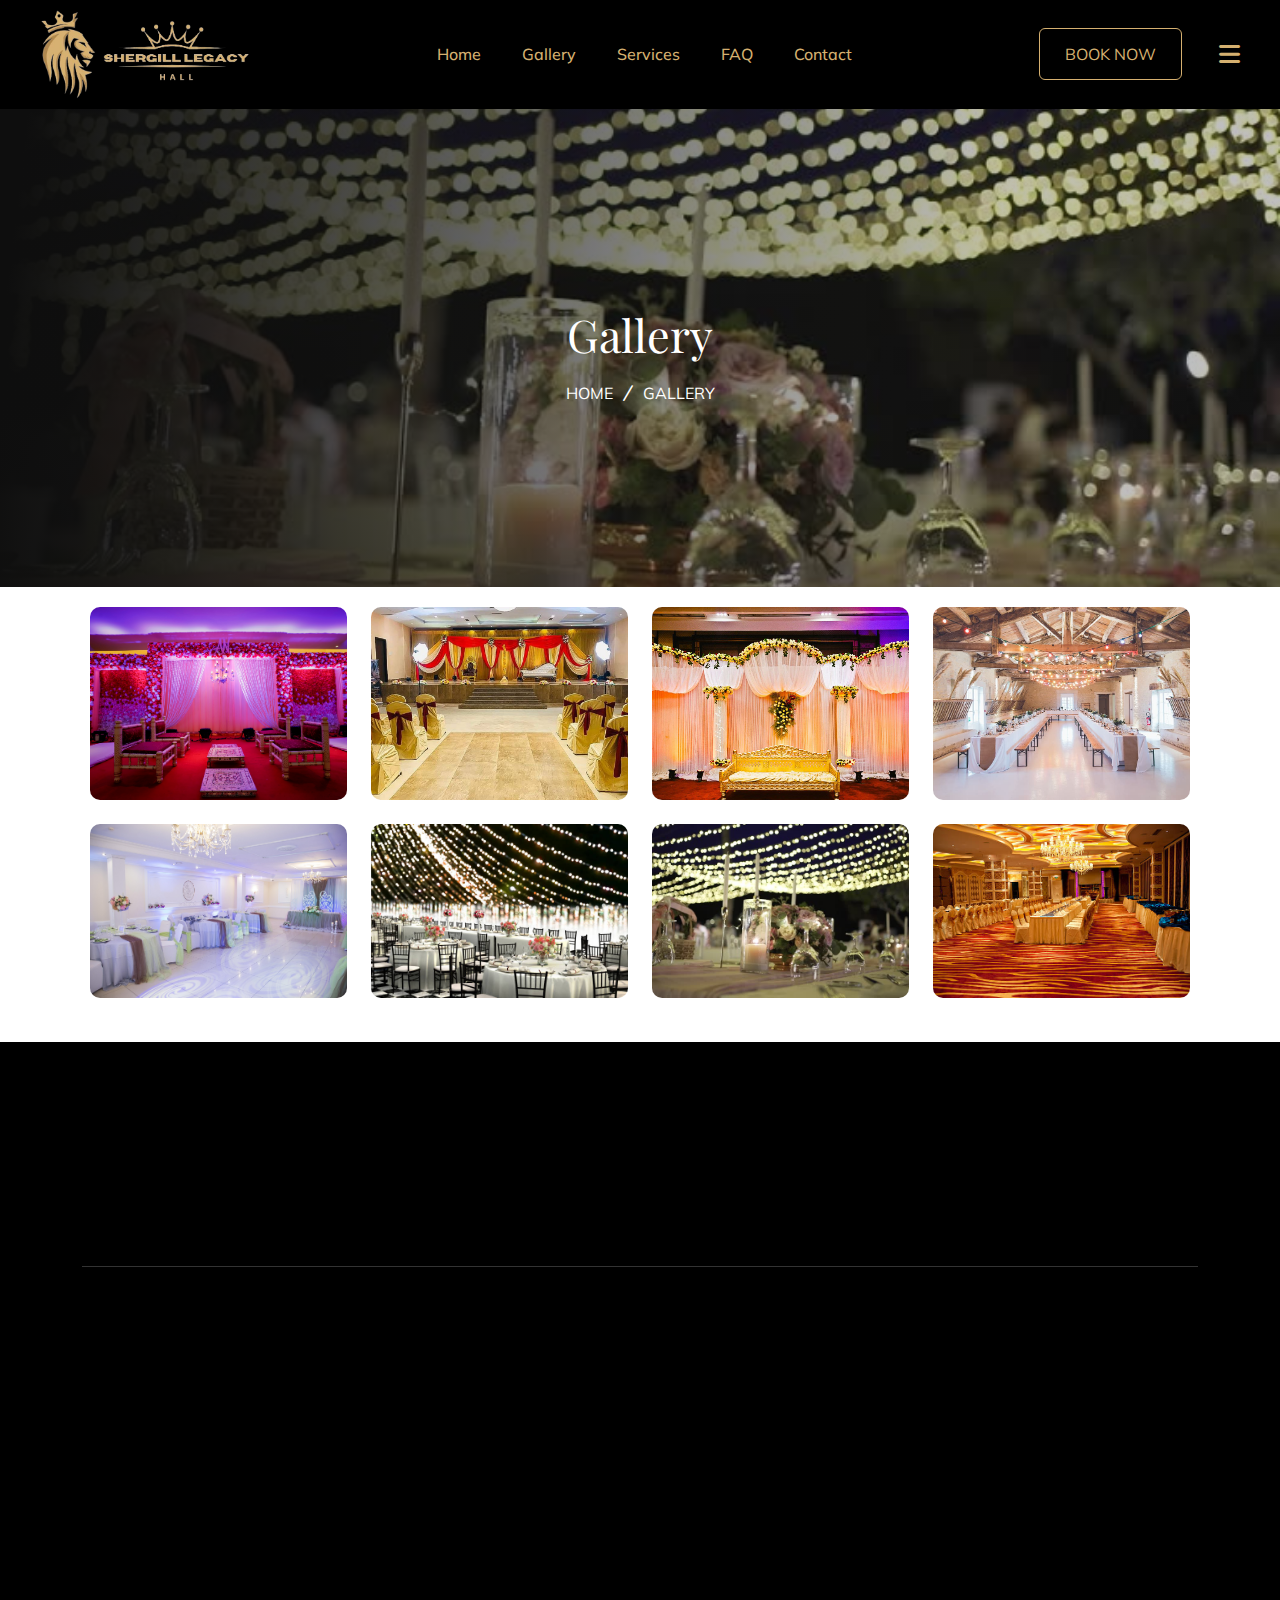
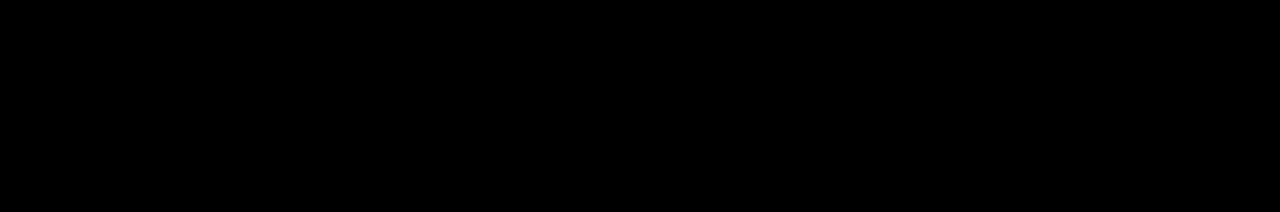
<file: galary.html>
<!DOCTYPE html>
<html lang="en">

<head>
    <!-- ========== Meta Tags ========== -->
    <meta charset="UTF-8">
    <meta http-equiv="X-UA-Compatible" content="IE=edge">
    <meta name="viewport" content="width=device-width, initial-scale=1">
    <!-- ======== Page title ============ -->
    <title>Shergill Legacy Hall</title>
    <!--<< Favcion >>-->
    <link rel="shortcut icon" href="assets/img/favicon/favicon.svg">
    <!--<< Bootstrap min.css >>-->
    <link rel="stylesheet" href="assets/css/bootstrap.min.css">
    <!--<< All Min Css >>-->
    <link rel="stylesheet" href="assets/css/all.min.css">
    <!--<< Animate.css >>-->
    <link rel="stylesheet" href="assets/css/animate.css">
    <!--<< Magnific Popup.css >>-->
    <link rel="stylesheet" href="assets/css/magnific-popup.css">
    <!--<< MeanMenu.css >>-->
    <link rel="stylesheet" href="assets/css/meanmenu.css">
    <!--<< Swiper Bundle.css >>-->
    <link rel="stylesheet" href="assets/css/swiper-bundle.min.css">
    <!--<< Nice Select.css >>-->
    <link rel="stylesheet" href="assets/css/nice-select.css">
    <!--<< Main.css >>-->
    <link rel="stylesheet" href="assets/css/main.css">

    <style>
        h1 {
            text-align: center;
            margin: 20px 0;
            font-weight: bold;
            font-size: 3rem;
            color: #a08452;
            /* Gold tone */
        }

        .gallery-img {
            width: 100%;
            height: 100%;
            object-fit: cover;
            border-radius: 10px;
            transition: transform 0.3s ease;
        }

        .gallery-img:hover {
            transform: scale(1.05);
        }

        .gallery-container {
            padding: 20px;
        }
    </style>
</head>

<body>
    <!-- Proloader Start -->
    <div id="preloader" class="preloader">
        <div class="animation-preloader">
            <div class="spinner">
            </div>
            <div class="txt-loading">
                <span data-text-preloader="S" class="letters-loading">
                    S
                </span>
                <span data-text-preloader="H" class="letters-loading">
                    H
                </span>
                <span data-text-preloader="E" class="letters-loading">
                    E
                </span>
                <span data-text-preloader="R" class="letters-loading">
                    R
                </span>
                <span data-text-preloader="G" class="letters-loading">
                    G
                </span>
                <span data-text-preloader="I" class="letters-loading">
                    I
                </span>
                <span data-text-preloader="L" class="letters-loading">
                    L
                </span>
                <span data-text-preloader="L" class="letters-loading">
                    L
                </span>
            </div>
            <p class="text-center">Loading</p>
        </div>
        <div class="loader">
            <div class="row">
                <div class="col-3 loader-section section-left">
                    <div class="bg"></div>
                </div>
                <div class="col-3 loader-section section-left">
                    <div class="bg"></div>
                </div>
                <div class="col-3 loader-section section-right">
                    <div class="bg"></div>
                </div>
                <div class="col-3 loader-section section-right">
                    <div class="bg"></div>
                </div>
            </div>
        </div>
    </div>
    <!-- Offcanvas Area Start -->
    <div class="fix-area">
        <div class="offcanvas__info">
            <div class="offcanvas__wrapper">
                <div class="offcanvas__content">
                    <div class="offcanvas__top mb-5 d-flex justify-content-between align-items-center">
                        <div class="offcanvas__logo">
                            <a href="index.html">
                                <img src="assets/img/logo/logo.png" alt="logo-img">
                            </a>
                        </div>
                        <div class="offcanvas__close">
                            <button>
                                <i class="fas fa-times"></i>
                            </button>
                        </div>
                    </div>
                    <p class="text d-none d-lg-block">
                        This involves interactions between Shergill Legacy Hall and its guests. It's about meeting their
                        event requirements and ensuring a seamless experience. Exceptional service is key to making
                        every celebration memorable.
                    </p>
                    <div class="mobile-menu fix mb-5"></div>
                    <div class="offcanvas__contact">
                        <h5 class="text-whitecolor">Contact Info</h5>
                        <ul>
                            <li class="d-flex align-items-center">
                                <div class="offcanvas__contact-icon">
                                    <i class="fas fa-map-marker-alt"></i>
                                </div>
                                <div class="offcanvas__contact-text">
                                    <a target="_blank" href="#">13751 Wadsworth Park Drive Suite # 102 Draper, UT
                                        84020</a>
                                </div>
                            </li>
                            <li class="d-flex align-items-center">
                                <div class="offcanvas__contact-icon mr-15">
                                    <i class="fas fa-envelope"></i>
                                </div>
                                <div class="offcanvas__contact-text">
                                    <a
                                        href="https://mail.google.com/mail/?view=cm&fs=1&to=ShergillLegacyHall@gmail.com"><span>ShergillLegacyHall@gmail.com</span></a>
                                </div>
                            </li>
                            <li class="d-flex align-items-center">
                                <div class="offcanvas__contact-icon mr-15">
                                    <i class="fas fa-clock"></i>
                                </div>
                                <div class="offcanvas__contact-text">
                                    <a target="_blank" href="#">Sun-Sat: 9:00am - 10:00pm</a>
                                </div>
                            </li>
                            <li class="d-flex align-items-center">
                                <div class="offcanvas__contact-icon mr-15">
                                    <i class="fas fa-phone-alt"></i>
                                </div>
                                <div class="offcanvas__contact-text">
                                    <a href="tel:801-831-3371">801-831-3371</a>
                                </div>
                            </li>
                            <li class="d-flex align-items-center">
                                <div class="offcanvas__contact-icon mr-15">
                                    <i class="fas fa-phone-alt"></i>
                                </div>
                                <div class="offcanvas__contact-text">
                                    <a href="tel:801-440-2973">801-440-2973</a>
                                </div>
                            </li>
                        </ul>
                        <div class="header-button mt-5">
                            <a href="contact.html" class="theme-btn text-center">
                                Get A Quote
                            </a>
                        </div>
                        <div class="social-icon d-flex align-items-center">
                            <a href="#"><i class="fab fa-facebook-f"></i></a>

                            <a href="#"><i class="fab fa-twitter"></i></a>

                            <a href="#"><i class="fab fa-youtube"></i></a>

                            <a href="#"><i class="fab fa-linkedin-in"></i></a>
                        </div>
                    </div>
                </div>
            </div>
        </div>
    </div>
    <div class="offcanvas__overlay"></div>

    <!-- Header Area Start -->
    <header id="header-sticky" class="header-1 bg-black">
        <div class="container-fluid">
            <div class="mega-menu-wrapper">
                <div class="header-main style-2">
                    <div class="header-left">
                        <div class="logo">
                            <a href="index.html" class="header-logo">
                                <img src="assets/img/logo/logo.png" alt="logo-img">
                            </a>
                        </div>
                    </div>
                    <div class="mean__menu-wrapper">
                        <div class="main-menu">
                            <nav id="mobile-menu" style="display: block;">
                                <ul>
                                    <li class="active">
                                        <a href="index.html">
                                            home
                                        </a>
                                    </li>
                                    <li>
                                        <a href="galary.html">
                                            Gallery
                                        </a>
                                    </li>
                                    <li>
                                        <a href="service.html">
                                            services
                                        </a>
                                    </li>
                                    <li><a href="faq.html">FAQ</a></li>
                                    <li><a href="contact.html">contact</a></li>
                                </ul>
                            </nav>
                        </div>
                    </div>
                    <div class="header-right d-flex justify-content-end align-items-center">
                        <div class="header-button">
                            <a href="service.html#bookUs" class="theme-btn">Book Now</a>
                        </div>
                        <div class="header__hamburger">
                            <div class="sidebar__toggle">
                                <i class="fas fa-bars"></i>
                            </div>
                        </div>
                    </div>
                </div>
            </div>
        </div>
    </header>
    <!-- Header Area End -->

    <div class="breadcrumb-wrapper bg-cover" style="background-image: url('assets/img/gallary-images/img-7.jpg');">
        <div class="container">
            <div class="page-heading text-center">
                <h1 class="wow fadeInUp" data-wow-delay=".3s">Gallery</h1>
                <ul class="breadcrumb-items wow fadeInUp" data-wow-delay=".5s">
                    <li>
                        <a href="index.html">
                            Home
                        </a>
                    </li>
                    <li>
                        <i class="fa-regular fa-slash-forward"></i>
                    </li>
                    <li>
                        Gallery
                    </li>
                </ul>
            </div>
        </div>
    </div>

    <div class="container gallery-container">
        <div class="row">
            <div class="col-sm-6 col-md-4 col-lg-3 mb-4">
                <img src="assets/img/gallary-images/img-1.jpeg" class="gallery-img" alt="Gallery Image 1">
            </div>
            <div class="col-sm-6 col-md-4 col-lg-3 mb-4">
                <img src="assets/img/gallary-images/img-2.jpeg" class="gallery-img" alt="Gallery Image 2">
            </div>
            <div class="col-sm-6 col-md-4 col-lg-3 mb-4">
                <img src="assets/img/gallary-images/img-3.jpeg" class="gallery-img" alt="Gallery Image 3">
            </div>
            <div class="col-sm-6 col-md-4 col-lg-3 mb-4">
                <img src="assets/img/gallary-images/img-4.jpg" class="gallery-img" alt="Gallery Image 4">
            </div>
            <div class="col-sm-6 col-md-4 col-lg-3 mb-4">
                <img src="assets/img/gallary-images/img-5.jpg" class="gallery-img" alt="Gallery Image 5">
            </div>
            <div class="col-sm-6 col-md-4 col-lg-3 mb-4">
                <img src="assets/img/gallary-images/img-6.jpg" class="gallery-img" alt="Gallery Image 6">
            </div>
            <div class="col-sm-6 col-md-4 col-lg-3 mb-4">
                <img src="assets/img/gallary-images/img-7.jpg" class="gallery-img" alt="Gallery Image 7">
            </div>
            <div class="col-sm-6 col-md-4 col-lg-3 mb-4">
                <img src="assets/img/gallary-images/img-8.jpg" class="gallery-img" alt="Gallery Image 8">
            </div>
        </div>
    </div>

    <!-- Footer Section Start -->
    <footer class="footer-section bg-footer">
        <div class="container">
            <div class="contact-info-area">
                <div class="contact-info-items wow fadeInUp" data-wow-delay=".2s">
                    <div class="icon">
                        <svg xmlns="http://www.w3.org/2000/svg" width="30" height="30" viewBox="0 0 30 30" fill="none">
                            <path
                                d="M23.7891 1.81641H16.7578C13.3658 1.81641 10.6055 4.5767 10.6055 7.96875C10.6055 11.063 12.9015 13.631 15.8789 14.0585V16.7578C15.8788 16.9317 15.9303 17.1016 16.0268 17.2462C16.1234 17.3907 16.2607 17.5033 16.4214 17.5697C16.7456 17.705 17.1258 17.6325 17.3793 17.3792L20.6374 14.1211H23.7891C27.1811 14.1211 30 11.3608 30 7.96875C30 4.5767 27.1811 1.81641 23.7891 1.81641ZM16.7578 8.84754C16.2723 8.84754 15.8789 8.45402 15.8789 7.96863C15.8789 7.48324 16.2723 7.08973 16.7578 7.08973C17.2432 7.08973 17.6367 7.48324 17.6367 7.96863C17.6367 8.45402 17.2432 8.84754 16.7578 8.84754ZM20.2734 8.84754C19.7879 8.84754 19.3945 8.45402 19.3945 7.96863C19.3945 7.48324 19.7879 7.08973 20.2734 7.08973C20.7588 7.08973 21.1523 7.48324 21.1523 7.96863C21.1523 8.45402 20.7588 8.84754 20.2734 8.84754ZM23.7891 8.84754C23.3036 8.84754 22.9102 8.45402 22.9102 7.96863C22.9102 7.48324 23.3036 7.08973 23.7891 7.08973C24.2745 7.08973 24.668 7.48324 24.668 7.96863C24.668 8.45402 24.2745 8.84754 23.7891 8.84754Z"
                                fill="white" />
                            <path
                                d="M19.7461 28.1836C21.2 28.1836 22.3828 27.0008 22.3828 25.5469V22.0312C22.3828 21.6527 22.1408 21.3171 21.782 21.1978L16.5209 19.44C16.2634 19.3533 15.9819 19.3928 15.7553 19.5421L13.5186 21.033C11.1496 19.9035 8.33871 17.0925 7.20914 14.7236L8.7 12.4868C8.77415 12.3754 8.82189 12.2485 8.83958 12.1158C8.85728 11.9831 8.84447 11.8482 8.80213 11.7212L7.04432 6.46014C6.98611 6.28516 6.87428 6.13295 6.72469 6.02512C6.5751 5.91728 6.39534 5.85929 6.21094 5.85938H2.63672C1.18277 5.85938 0 7.02979 0 8.48373C0 18.61 9.6198 28.1836 19.7461 28.1836Z"
                                fill="white" />
                        </svg>
                    </div>
                    <div class="content">
                        <p>Call Us</p>
                        <h3>
                            <a href="tel:8018313371">801-831-3371</a>
                        </h3>
                        <h3>
                            <a href="tel:801-440-2973">801-440-2973</a>
                        </h3>
                    </div>
                </div>
                <div class="contact-info-items wow fadeInUp" data-wow-delay=".4s">
                    <div class="icon">
                        <svg xmlns="http://www.w3.org/2000/svg" width="30" height="30" viewBox="0 0 30 30" fill="none">
                            <path
                                d="M12.6503 10.8272C12.8028 10.914 12.9765 10.9569 13.1519 10.9509C13.3316 10.9344 13.5058 10.8798 13.6628 10.7906L24.9222 4.22062C24.6775 3.79416 24.3249 3.43955 23.8999 3.19239C23.4749 2.94523 22.9923 2.81422 22.5006 2.8125H3.75063C3.25879 2.81406 2.77603 2.94499 2.35081 3.19216C1.92559 3.43932 1.57289 3.79402 1.32812 4.22062L12.6503 10.8272Z"
                                fill="white" />
                            <path
                                d="M25.3125 6.16016V12.6758C24.4104 12.3511 23.4587 12.1861 22.5 12.1883C20.2633 12.1918 18.1192 13.0818 16.5376 14.6634C14.956 16.245 14.066 18.3891 14.0625 20.6258C14.0623 20.9391 14.0811 21.2522 14.1188 21.5633H3.75C3.00476 21.5611 2.29069 21.264 1.76372 20.7371C1.23676 20.2101 0.939726 19.496 0.9375 18.7508V6.16016L11.7094 12.4508C12.1434 12.6882 12.6303 12.8126 13.125 12.8126C13.6197 12.8126 14.1066 12.6882 14.5406 12.4508L25.3125 6.16016Z"
                                fill="white" />
                            <path
                                d="M22.5 14.0625C20.7595 14.0625 19.0903 14.7539 17.8596 15.9846C16.6289 17.2153 15.9375 18.8845 15.9375 20.625C15.9375 22.3655 16.6289 24.0347 17.8596 25.2654C19.0903 26.4961 20.7595 27.1875 22.5 27.1875C22.7486 27.1875 22.9871 27.0887 23.1629 26.9129C23.3387 26.7371 23.4375 26.4986 23.4375 26.25C23.4375 26.0014 23.3387 25.7629 23.1629 25.5871C22.9871 25.4113 22.7486 25.3125 22.5 25.3125C21.5729 25.3125 20.6666 25.0376 19.8958 24.5225C19.1249 24.0074 18.5241 23.2754 18.1693 22.4188C17.8145 21.5623 17.7217 20.6198 17.9026 19.7105C18.0834 18.8012 18.5299 17.966 19.1854 17.3104C19.841 16.6549 20.6762 16.2084 21.5855 16.0276C22.4948 15.8467 23.4373 15.9395 24.2938 16.2943C25.1504 16.6491 25.8824 17.2499 26.3975 18.0208C26.9126 18.7916 27.1875 19.6979 27.1875 20.625V21.5625C27.1875 21.8111 27.0887 22.0496 26.9129 22.2254C26.7371 22.4012 26.4986 22.5 26.25 22.5C26.0014 22.5 25.7629 22.4012 25.5871 22.2254C25.4113 22.0496 25.3125 21.8111 25.3125 21.5625V20.625C25.3125 20.0687 25.1476 19.525 24.8385 19.0625C24.5295 18.5999 24.0902 18.2395 23.5763 18.0266C23.0624 17.8137 22.4969 17.758 21.9513 17.8665C21.4057 17.9751 20.9046 18.2429 20.5113 18.6363C20.1179 19.0296 19.8501 19.5307 19.7415 20.0763C19.633 20.6219 19.6887 21.1874 19.9016 21.7013C20.1145 22.2152 20.4749 22.6545 20.9375 22.9635C21.4 23.2726 21.9437 23.4375 22.5 23.4375C22.9843 23.4344 23.4594 23.3048 23.8781 23.0616C24.2022 23.578 24.6856 23.9748 25.2552 24.1921C25.8248 24.4094 26.4496 24.4353 27.0353 24.266C27.621 24.0967 28.1356 23.7412 28.5013 23.2535C28.867 22.7657 29.064 22.1721 29.0625 21.5625V20.625C29.0605 18.8851 28.3685 17.2171 27.1382 15.9868C25.9079 14.7565 24.2399 14.0645 22.5 14.0625ZM22.5 21.5625C22.3146 21.5625 22.1333 21.5075 21.9792 21.4045C21.825 21.3015 21.7048 21.1551 21.6339 20.9838C21.5629 20.8125 21.5443 20.624 21.5805 20.4421C21.6167 20.2602 21.706 20.0932 21.8371 19.9621C21.9682 19.831 22.1352 19.7417 22.3171 19.7055C22.499 19.6693 22.6875 19.6879 22.8588 19.7589C23.0301 19.8298 23.1765 19.95 23.2795 20.1042C23.3825 20.2583 23.4375 20.4396 23.4375 20.625C23.4375 20.8736 23.3387 21.1121 23.1629 21.2879C22.9871 21.4637 22.7486 21.5625 22.5 21.5625Z"
                                fill="white" />
                        </svg>
                    </div>
                    <div class="content">
                        <p>Make a Quote</p>
                        <h3>
                            <a href="https://mail.google.com/mail/?view=cm&fs=1&to=ShergillLegacyHall@gmail.com"
                                target="_blank">ShergillLegacyHall@gmail.com</a>
                        </h3>
                    </div>
                </div>
                <div class="contact-info-items wow fadeInUp" data-wow-delay=".6s">
                    <div class="icon">
                        <svg xmlns="http://www.w3.org/2000/svg" width="30" height="30" viewBox="0 0 30 30" fill="none">
                            <g clip-path="url(#clip0_86_965)">
                                <path fill-rule="evenodd" clip-rule="evenodd"
                                    d="M6.93797 7.96189C7.08809 8.28164 7.40701 8.48642 7.7608 8.48642H12.1805V10.0477C12.1805 10.5499 12.5879 10.9568 13.0917 10.9568C13.5929 10.9568 14.0003 10.5499 14.0003 10.0477V8.48642H14.4185C14.9223 8.48642 15.327 8.07955 15.327 7.57705C15.327 7.07507 14.9223 6.6682 14.4185 6.6682H14.0003V1.21236C14.0003 0.829918 13.7618 0.488434 13.4026 0.358473C13.0435 0.227692 12.6388 0.33568 12.3949 0.628883L7.06395 6.99351C6.83607 7.26392 6.78785 7.64191 6.93797 7.96189ZM30 14.9433C30 18.9486 28.4404 22.7177 25.608 25.55C22.7754 28.3826 19.0059 29.9433 15 29.9433C10.9941 29.9433 7.22461 28.3826 4.39201 25.55C1.55965 22.7177 0 18.9486 0 14.9433C0 14.1906 0.610313 13.5793 1.36312 13.5793C2.11734 13.5793 2.72625 14.1894 2.72625 14.9433C2.72625 21.7097 8.23389 27.2159 14.9999 27.2159C21.7661 27.2159 27.2737 21.7097 27.2737 14.9433C27.2737 8.80599 22.6918 3.56859 16.6029 2.77459C15.858 2.67744 15.3322 1.99113 15.4283 1.24658C15.5246 0.501325 16.2116 -0.0271326 16.9564 0.0701331C20.5467 0.538942 23.839 2.29711 26.2381 5.00836C28.6656 7.75166 30 11.2803 30 14.9433ZM12.1804 3.71402V6.66814H9.70928L12.1804 3.71402ZM16.7824 23.0252C16.5117 23.4479 16.6349 24.0104 17.0584 24.2808C17.2038 24.3746 17.3732 24.4245 17.5462 24.4245C17.8464 24.4245 18.1385 24.2769 18.3127 24.0059L23.9733 15.1706C24.1529 14.8902 24.1636 14.5351 24.0054 14.2437C23.9268 14.1007 23.8112 13.9813 23.6707 13.8982C23.5302 13.815 23.37 13.7711 23.2068 13.7709H18.0393C17.5354 13.7709 17.1308 14.1778 17.1308 14.6801C17.1308 15.1823 17.5355 15.5892 18.0393 15.5892H21.545L16.7824 23.0252ZM21.5423 6.31974C21.8961 6.67488 21.8961 7.25056 21.5423 7.60576L8.14137 21.0067C7.96184 21.1842 7.73133 21.2729 7.49813 21.2729C7.26498 21.2729 7.03178 21.1842 6.85488 21.0067C6.50109 20.6516 6.50109 20.0761 6.85488 19.7211L20.2559 6.31974C20.6096 5.96461 21.1859 5.96461 21.5423 6.31974ZM5.59518 4.41521C5.82568 3.57257 5.68096 2.93736 5.16363 2.52779C4.58203 2.06918 3.61986 1.98855 2.9659 2.34363C2.47008 2.61351 2.25029 3.07986 2.31463 3.72931C2.36021 4.22941 1.9957 4.67384 1.49449 4.72154C0.995977 4.76871 0.551074 4.40338 0.502793 3.90381C0.371484 2.52082 0.950391 1.37021 2.09754 0.747067C3.38139 0.0469886 5.14494 0.196578 6.29203 1.1022C7.38557 1.96816 7.77152 3.35039 7.3507 4.89416C7.06658 5.93625 6.091 6.69609 4.96529 7.57623C4.35422 8.05171 3.69756 8.56359 3.14812 9.13851H6.91383C7.41504 9.13851 7.82244 9.54533 7.82244 10.0477C7.82244 10.5499 7.41504 10.9568 6.91383 10.9568H1.38188C1.22792 10.9565 1.07657 10.9171 0.941967 10.8424C0.807368 10.7676 0.693928 10.66 0.61226 10.5295C0.530593 10.399 0.483367 10.2499 0.475003 10.0962C0.466638 9.94244 0.497408 9.7891 0.564434 9.6505C1.30418 8.12572 2.655 7.07214 3.84498 6.1432C4.64367 5.51918 5.47189 4.87429 5.59518 4.41521Z"
                                    fill="white" />
                            </g>
                            <defs>
                                <clipPath id="clip0_86_965">
                                    <rect width="30" height="30" fill="white" />
                                </clipPath>
                            </defs>
                        </svg>
                    </div>
                    <div class="content">
                        <p>Opening Hour</p>
                        <h3>
                            Sun-Sat: 9:00am - 10:00pm
                        </h3>
                    </div>
                </div>
            </div>
        </div>
        <div class="footer-widgets-wrapper">
            <div class="container">
                <div class="row">
                    <div class="col-xl-3 col-lg-4 col-md-6 wow fadeInUp" data-wow-delay=".2s">
                        <div class="single-footer-widget">
                            <div class="widget-head">
                                <a href="index.html">
                                    <img src="assets/img/logo/logo.png" alt="logo-img">
                                </a>
                            </div>
                            <div class="footer-content">
                                <p>
                                    It is a long established fact that a reader ble content of a page when looking Ipsum
                                    is that it has a more-or
                                </p>
                                <div class="social-icon d-flex align-items-center">
                                    <a href="https://www.facebook.com/"><i class="fab fa-facebook-f"></i></a>
                                    <a href="https://x.com/"><i class="fab fa-twitter"></i></a>
                                    <a href="https://www.youtube.com/"><i class="fab fa-youtube"></i></a>
                                    <a href="https://www.linkedin.com/"><i class="fab fa-linkedin-in"></i></a>
                                </div>
                            </div>
                        </div>
                    </div>
                    <div class="col-xl-3 col-lg-4 col-md-6 ps-lg-5 wow fadeInUp" data-wow-delay=".4s">
                        <div class="single-footer-widget">
                            <div class="widget-head">
                                <h3>Get To Know Us</h3>
                            </div>
                            <ul class="list-area">
                                <li>
                                    <a href="index.html">
                                        <i class="fa-solid fa-chevrons-right"></i>
                                        Home
                                    </a>
                                </li>
                                <li>
                                    <a href="galary.html">
                                        <i class="fa-solid fa-chevrons-right"></i>
                                        Gallery
                                    </a>
                                </li>
                                <li>
                                    <a href="service.html">
                                        <i class="fa-solid fa-chevrons-right"></i>
                                        Service
                                    </a>
                                </li>
                                <li>
                                    <a href="faq.html">
                                        <i class="fa-solid fa-chevrons-right"></i>
                                        FAQ
                                    </a>
                                </li>
                                <li>
                                    <a href="contact.html">
                                        <i class="fa-solid fa-chevrons-right"></i>
                                        Contact Us
                                    </a>
                                </li>
                            </ul>
                        </div>
                    </div>
                    <div class="col-xl-3 col-lg-4 col-md-6 ps-lg-5 wow fadeInUp" data-wow-delay=".6s">
                        <div class="single-footer-widget">
                            <div class="widget-head">
                                <h3>Categories</h3>
                            </div>
                            <ul class="list-area">
                                <li>
                                    <a href="#">
                                        <i class="fa-solid fa-chevrons-right"></i>
                                        Wedding
                                    </a>
                                </li>
                                <li>
                                    <a href="#">
                                        <i class="fa-solid fa-chevrons-right"></i>
                                        Engagement
                                    </a>
                                </li>
                                <li>
                                    <a href="#">
                                        <i class="fa-solid fa-chevrons-right"></i>
                                        Bachelor party
                                    </a>
                                </li>
                                <li>
                                    <a href="#">
                                        <i class="fa-solid fa-chevrons-right"></i>
                                        Wedding party
                                    </a>
                                </li>
                            </ul>
                        </div>
                    </div>
                    <div class="col-xl-3 col-lg-4 col-md-6 wow fadeInUp" data-wow-delay=".8s">
                        <div class="single-footer-widget">
                            <div class="widget-head">
                                <h3>Newsletter</h3>
                            </div>
                            <div class="footer-content">
                                <p>Sign up to searing weekly newsletter to get the latest updates.</p>
                                <div class="footer-input">
                                    <input type="email" id="email2" placeholder="Enter Email Address">
                                    <button class="newsletter-btn" type="submit">
                                        <i class="fa-regular fa-paper-plane"></i>
                                    </button>
                                </div>
                            </div>
                        </div>
                    </div>
                </div>
            </div>
        </div>
    </footer>
    <!-- Footer Section End -->
    <!-- Back to top area start here -->
    <div class="scroll-up">
        <svg class="scroll-circle svg-content" width="100%" height="100%" viewBox="-1 -1 102 102">
            <path d="M50,1 a49,49 0 0,1 0,98 a49,49 0 0,1 0,-98" />
        </svg>
    </div>
    <!-- Back to top area end here -->
    <!--<< All JS Plugins >>-->
    <script src="assets/js/jquery-3.7.1.min.js"></script>
    <!--<< Viewport Js >>-->
    <script src="assets/js/viewport.jquery.js"></script>
    <!--<< Bootstrap Js >>-->
    <script src="assets/js/bootstrap.bundle.min.js"></script>
    <!--<< Isotope Js >>-->
    <script src="assets/js/isotope.pkgd.min.js"></script>
    <!--<< Nice Select Js >>-->
    <script src="assets/js/jquery.nice-select.min.js"></script>
    <!--<< Waypoints Js >>-->
    <script src="assets/js/jquery.waypoints.js"></script>
    <!--<< Counterup Js >>-->
    <script src="assets/js/jquery.counterup.min.js"></script>
    <!--<< Swiper Slider Js >>-->
    <script src="assets/js/swiper-bundle.min.js"></script>
    <!--<< MeanMenu Js >>-->
    <script src="assets/js/jquery.meanmenu.min.js"></script>
    <!--<< Magnific Popup Js >>-->
    <script src="assets/js/jquery.magnific-popup.min.js"></script>
    <!--<< Wow Animation Js >>-->
    <script src="assets/js/wow.min.js"></script>
    <!--<< Main.js >>-->
    <script src="assets/js/main.js"></script>
</body>


</html>
</file>
<file: assets/css/meanmenu.css>
a.meanmenu-reveal {
    display: none
}

.mean-container .mean-bar {
    float: left;
    width: 100%;
    position: relative;
    background: #070337;
    padding: 4px 0;
    min-height: 42px;
    z-index: 999999
}

.mean-container a.meanmenu-reveal {
    width: 22px;
    height: 22px;
    padding: 13px 13px 11px 13px;
    position: absolute;
    top: 0;
    right: 0;
    cursor: pointer;
    color: #fff;
    text-decoration: none;
    font-size: 16px;
    text-indent: -9999em;
    line-height: 22px;
    font-size: 1px;
    display: block;
    font-family: Arial, Helvetica, sans-serif;
    font-weight: 700
}

.mean-container a.meanmenu-reveal span {
    display: block;
    background: #fff;
    height: 3px;
    margin-top: 3px
}

.mean-container .mean-nav {
    float: left;
    width: 100%;
    background: #070337;
    margin-top: 44px
}

.mean-container .mean-nav ul {
    padding: 0;
    margin: 0;
    width: 100%;
    list-style-type: none
}

.mean-container .mean-nav ul li {
    position: relative;
    float: left;
    width: 100%
}

.mean-container .mean-nav ul li a {
    display: block;
    float: left;
    width: 90%;
    padding: 10px 5%;
    margin: 0;
    text-align: left;
    color: #fff;
    border-top: 1px solid #e0e3ed;
    text-decoration: none;
    text-transform: uppercase
}

.mean-container .mean-nav ul li li a {
    width: 80%;
    padding: 10px 10%;
    text-shadow: none !important;
    visibility: visible
}

.mean-container .mean-nav ul li.mean-last a {
    border-bottom: 0;
    margin-bottom: 0
}

.mean-container .mean-nav ul li li li a {
    width: 70%;
    padding: 10px 15%
}

.mean-container .mean-nav ul li li li li a {
    width: 60%;
    padding: 10px 20%
}

.mean-container .mean-nav ul li li li li li a {
    width: 50%;
    padding: 10px 25%
}

.mean-container .mean-nav ul li a.mean-expand {
    margin-top: 1px;
    width: 26px;
    height: 32px;
    text-align: center;
    position: absolute;
    right: 0;
    top: 0;
    z-index: 2;
    font-weight: 700;
    background: transparent;
    border: none !important;
    font-size: 14px
}

.mean-container .mean-push {
    float: left;
    width: 100%;
    padding: 0;
    margin: 0;
    clear: both
}

.mean-nav .wrapper {
    width: 100%;
    padding: 0;
    margin: 0
}

.mean-container .mean-bar,
.mean-container .mean-bar * {
    -webkit-box-sizing: content-box;
    -moz-box-sizing: content-box;
    box-sizing: content-box
}

.mean-remove {
    display: none !important
}
</file>
<file: assets/css/nice-select.css>
.nice-select {
  -webkit-tap-highlight-color: transparent;
  background-color: transparent;
  border-radius: 5px;
  border: solid 1px #3f3877;
  box-sizing: border-box;
  clear: both;
  cursor: pointer;
  display: block;
  font-family: inherit;
  font-size: 18px;
  font-weight: normal;
  outline: none;
 padding: 14px 35px 14px 15px;
  position: relative;
  text-align: left !important;
  -webkit-transition: all 0.2s ease-in-out;
  transition: all 0.2s ease-in-out;
  -webkit-user-select: none;
     -moz-user-select: none;
      -ms-user-select: none;
          user-select: none;
  white-space: nowrap;
  width: 160px;
 }
  .nice-select:hover {
    border-color: #3f3877; }
  .nice-select:active, .nice-select.open, .nice-select:focus {
    border-color: #3f3877; }
  .nice-select:after {
    border-bottom: 2px solid #7b7c98;
    border-right: 2px solid #7b7c98;
    content: '';
    display: block;
    height: 12px;
    margin-top: -6px;
    pointer-events: none;
    position: absolute;
    right: 14px;
    top: 50%;
    -webkit-transform-origin: 66% 66%;
        -ms-transform-origin: 66% 66%;
            transform-origin: 66% 66%;
    -webkit-transform: rotate(45deg);
        -ms-transform: rotate(45deg);
            transform: rotate(45deg);
    -webkit-transition: all 0.15s ease-in-out;
    transition: all 0.15s ease-in-out;
    width: 12px; }
  .nice-select.open:after {
    -webkit-transform: rotate(-135deg);
        -ms-transform: rotate(-135deg);
            transform: rotate(-135deg); }
  .nice-select.open .list {
    opacity: 1;
    display: block;
    pointer-events: auto;
    -webkit-transform: scale(1) translateY(0);
        -ms-transform: scale(1) translateY(0);
            transform: scale(1) translateY(0); }
  .nice-select.disabled {
    border-color: #3f3877;
    color: #3f3877;
    pointer-events: none; }
    .nice-select.disabled:after {
      border-color: #3f3877; }
  .nice-select.wide {
    width: 100%; }
    .nice-select.wide .list {
      left: 0 !important;
      right: 0 !important; }
  .nice-select.right {
    float: right; }
    .nice-select.right .list {
      left: auto;
      right: 0; }
  .nice-select.small {
    font-size: 12px;
    height: 36px;
    line-height: 34px; }
    .nice-select.small:after {
      height: 4px;
      width: 4px; }
    .nice-select.small .option {
      line-height: 34px;
      min-height: 34px; }
  .nice-select .list {
    background-color: #150145;
    border-radius: 5px;
    box-sizing: border-box;
    margin-top: 4px;
    opacity: 0;
    width: 160px;
    display: none;
    overflow: hidden;
    padding: 0;
    pointer-events: none;
    position: absolute;
    right: 0;
    -webkit-transform-origin: 50% 0;
        -ms-transform-origin: 50% 0;
            transform-origin: 50% 0;
    -webkit-transform: scale(0.75) translateY(-21px);
        -ms-transform: scale(0.75) translateY(-21px);
            transform: scale(0.75) translateY(-21px);
    -webkit-transition: all 0.2s cubic-bezier(0.5, 0, 0, 1.25), opacity 0.15s ease-out;
    transition: all 0.2s cubic-bezier(0.5, 0, 0, 1.25), opacity 0.15s ease-out;
    z-index: 9;
    margin-bottom: 4px;
    
   }
   .nice-select .list li:not(:last-child){
      margin-right: 0 !important;
   }   
  .nice-select .option {
    cursor: pointer;
    font-weight: 400;
    line-height: 40px;
    list-style: none;
    min-height: 40px;
    outline: none;
    z-index: 9999999;
    padding: 0px 10px;
    border: 1px solid #121254;
    text-align: left;
    -webkit-transition: all 0.2s;
    transition: all 0.2s;
   }
    .nice-select .option:hover, .nice-select .option.focus, .nice-select .option.selected.focus {
      background-color: #101046; }
    .nice-select .option.selected {
      font-weight: bold; }
    .nice-select .option.disabled {
      background-color: transparent;
      color: #999;
      cursor: default;
     }

.no-csspointerevents .nice-select .list {
  display: none; }

.no-csspointerevents .nice-select.open .list {
  display: block; }
</file>
<file: assets/css/main.css>
@import url("https://fonts.googleapis.com/css2?family=Playfair+Display:ital,wght@0,400..900;1,400..900&amp;display=swap");
@import url("https://fonts.googleapis.com/css2?family=Mulish:ital,wght@0,200..1000;1,200..1000&amp;display=swap");

:root {
  --body: #FFFFFF;
  --black: #000000;
  --white: #FFFFFF;
  --theme: #d5b070;
  --theme2: #70A6B1;
  --theme3: rgba(181, 109, 148, 0.35);
  --header: #000000;
  --header1: #232323;
  --text: #ededf1;
  --text2: #888888;
  --text3: #D9D9D9;
  --title: #343434;
  --title2: #a1a1a1;
  --gray1: #F6F6F6;
  --border: #C3C0BD;
  --border2: #E5E5E5;
  --bg: #F4EEE5;
  --bg2: #FEFCFA;
  --bg3: #F3F3F3;
  --bg4: #E8EAEE;
  --bg5: #F6F4F2;
  --bg6: #0A111E;
  --white2: rgba(255, 255, 255, 0.84);
  --white3: rgba(255, 255, 255, 1);
  --box-shadow: 0px 4px 25px rgba(0, 0, 0, 0.06);
  --color-gradient-1: linear-gradient(102.27deg, #0E0E0E 0%, rgba(12, 10, 10, 0.88) 100%);
  --color-gradient-2: linear-gradient(102.27deg, #0E0E0E 0%, rgba(35, 35, 35, 0.29) 100%);
  --color-gradient-3: linear-gradient(96.78deg, #0E0E0E 2.09%, rgba(35, 35, 35, 0.29) 75.55%);
  --color-gradient-4: linear-gradient(96.78deg, #f8f7f7 2.09%, rgba(255, 255, 255, 0.29) 75.55%);
  --color-gradient-5: linear-gradient(96.78deg, #9c065b 2.09%, rgba(153, 7, 85, 0.886) 75.55%);
  --color-gradient-6: linear-gradient(180deg, rgba(255, 0, 0, 0) 0%, #FF0000 100%);
  --color-gradient-7: linear-gradient(90deg, #FF9900 0%, #CC2500 100%);
}

.theme-btn {
  display: inline-block;
  vertical-align: middle;
  border: none;
  outline: none !important;
  background-color: var(--theme);
  color: var(--white);
  font-size: 16px;
  font-weight: 700;
  padding: 23px 35px;
  transition: all 0.4s ease-in-out;
  letter-spacing: 0;
  border-radius: 6px;
  position: relative;
  overflow: hidden;
  text-align: center;
  line-height: 1;
  z-index: 9;
  text-transform: capitalize;
}

.theme-btn i {
  margin-left: 10px;
}

.theme-btn::before,
.theme-btn::after {
  position: absolute;
  top: 50%;
  content: "";
  width: 20px;
  height: 20px;
  background-color: var(--header);
  border-radius: 50%;
  z-index: -1;
}

.theme-btn::before {
  left: -20px;
  transform: translate(-50%, -50%);
}

.theme-btn::after {
  right: -20px;
  transform: translate(50%, -50%);
}

.theme-btn:hover {
  color: var(--white);
}

.theme-btn:hover::before {
  animation: criss-cross-left 0.8s both;
  animation-direction: alternate;
}

.theme-btn:hover::after {
  animation: criss-cross-right 0.8s both;
  animation-direction: alternate;
}

.theme-btn.bg-white {
  background-color: var(--white);
  color: var(--header);
}

.theme-btn.bg-white:hover {
  color: var(--white);
}

.theme-btn.transparent {
  background-color: transparent;
  border: 1px solid var(--theme2);
  color: var(--theme2);
  padding: 26px 40px;
}

.theme-btn.transparent:hover {
  color: var(--white);
}

@media (max-width: 767px) {
  .theme-btn.transparent {
    padding: 18px 32px;
  }
}

@media (max-width: 575px) {
  .theme-btn.transparent {
    padding: 16px 30px;
    font-size: 14px;
  }
}

.theme-btn.transparent-2 {
  background-color: transparent;
  border: 1px solid var(--theme);
  color: var(--theme);
  padding: 20px 100px;
}

.theme-btn.transparent-2:hover {
  color: var(--white);
  border: 1px solid transparent;
}

@media (max-width: 767px) {
  .theme-btn.transparent-2 {
    padding: 18px 32px;
  }
}

@media (max-width: 575px) {
  .theme-btn.transparent-2 {
    padding: 16px 30px;
    font-size: 14px;
  }
}

@media (max-width: 767px) {
  .theme-btn {
    padding: 20px 32px;
  }
}

@media (max-width: 575px) {
  .theme-btn {
    padding: 18px 30px;
    font-size: 14px;
  }
}

.theme-btn-2 {
  display: inline-block;
  vertical-align: middle;
  border: none;
  outline: none !important;
  background-color: var(--theme);
  color: var(--white);
  font-size: 18px;
  font-weight: 500;
  padding: 22px 31px;
  transition: all 0.4s ease-in-out;
  letter-spacing: 0;
  border-radius: 36px;
  position: relative;
  overflow: hidden;
  text-align: center;
  line-height: 1;
  z-index: 9;
  text-transform: capitalize;
}

.theme-btn-2 i {
  margin-left: 10px;
}

.theme-btn-2::before,
.theme-btn-2::after {
  position: absolute;
  top: 50%;
  content: "";
  width: 20px;
  height: 20px;
  background-color: var(--header);
  border-radius: 50%;
  z-index: -1;
}

.theme-btn-2::before {
  left: -20px;
  transform: translate(-50%, -50%);
}

.theme-btn-2::after {
  right: -20px;
  transform: translate(50%, -50%);
}

.theme-btn-2:hover {
  color: var(--white);
}

.theme-btn-2:hover::before {
  animation: criss-cross-left 0.8s both;
  animation-direction: alternate;
}

.theme-btn-2:hover::after {
  animation: criss-cross-right 0.8s both;
  animation-direction: alternate;
}

.theme-btn-2.bg-white {
  background-color: var(--white);
  color: var(--header);
}

.theme-btn-2.bg-white:hover {
  color: var(--white);
}

.theme-btn-2.transparent {
  background-color: transparent;
  border: 1px solid var(--theme);
  color: var(--theme);
  padding: 20px 24px;
}

.theme-btn-2.transparent:hover {
  color: var(--white);
}

@media (max-width: 767px) {
  .theme-btn-2.transparent {
    padding: 18px 32px;
  }
}

@media (max-width: 575px) {
  .theme-btn-2.transparent {
    padding: 16px 30px;
    font-size: 14px;
  }
}

.theme-btn-2.transparent-2 {
  background-color: transparent;
  border: 1px solid var(--theme);
  color: var(--theme);
  padding: 20px 40px;
}

.theme-btn-2.transparent-2:hover {
  color: var(--white);
  border: 1px solid transparent;
}

@media (max-width: 767px) {
  .theme-btn-2.transparent-2 {
    padding: 18px 32px;
  }
}

@media (max-width: 575px) {
  .theme-btn-2.transparent-2 {
    padding: 16px 30px;
    font-size: 14px;
  }
}

@media (max-width: 767px) {
  .theme-btn-2 {
    padding: 20px 32px;
  }
}

@media (max-width: 575px) {
  .theme-btn-2 {
    padding: 18px 30px;
    font-size: 14px;
  }
}

.theme-btn-3 {
  font-size: 16px;
  display: inline-block;
  font-weight: 600;
  border-radius: 6px;
  border: 1px solid var(--header);
  padding: 18px 25px;
  text-transform: capitalize;
  transition: all 0.4s ease-in-out;
}

@media (max-width: 767px) {
  .theme-btn-3 {
    padding: 14px 25px;
  }
}

@media (max-width: 575px) {
  .theme-btn-3 {
    padding: 10px 25px;
  }
}

.theme-btn-3 i {
  margin-left: 10px;
}

.theme-btn-3:hover {
  color: var(--white);
  background-color: var(--theme);
  border: none;
  transition: all 0.4s ease-in-out;
}

/* --------------------------------------------
    Template Default Fonts & Fonts Styles
 ---------------------------------------------- */
body {
  font-family: "Mulish", sans-serif;
  font-size: 16px;
  font-weight: normal;
  line-height: 28px;
  color: var(--text);
  background-color: var(--white);
  padding: 0;
  margin: 0;
  overflow-x: hidden;
}

ul {
  padding: 0;
  margin: 0;
  list-style: none;
}

button {
  border: none;
  background-color: transparent;
  padding: 0;
}

input:focus {
  color: var(--white);
  outline: none;
}

input {
  color: var(--white);
}

h1,
h2,
h3,
h4,
h5,
h6 {
  font-family: "Playfair Display", sans-serif;
  margin: 0px;
  padding: 0;
  color: var(--header);
  text-transform: capitalize;
  transition: all 0.4s ease-in-out;
}

h1 {
  font-size: 75px;
  font-weight: 500;
  line-height: 112%;
}

h2 {
  font-size: 45px;
  line-height: 116%;
  font-weight: 400;
}

@media (max-width: 1199px) {
  h2 {
    font-size: 42px;
  }
}

@media (max-width: 767px) {
  h2 {
    font-size: 30px;
  }
}

@media (max-width: 575px) {
  h2 {
    font-size: 22px;
  }
}

h3 {
  font-size: 22px;
  font-weight: 400;
  line-height: 145%;
}

@media (max-width: 1199px) {
  h3 {
    font-size: 22px;
  }
}

@media (max-width: 767px) {
  h3 {
    font-size: 19px;
  }
}

@media (max-width: 575px) {
  h3 {
    font-size: 17px;
  }
}

h4 {
  font-size: 20px;
  font-weight: 600;
  line-height: 130%;
}

h5 {
  font-size: 32px;
  font-weight: 400;
}

h6 {
  font-size: 16px;
  font-weight: 600;
  line-height: 145%;
}

a {
  text-decoration: none;
  outline: none !important;
  cursor: pointer;
  color: var(--header);
  transition: all 0.4s ease-in-out;
}

p {
  margin: 0px;
  transition: all 0.4s ease-in-out;
}

span {
  margin: 0px;
  transition: all 0.4s ease-in-out;
}

@-webkit-keyframes rippleOne {
  70% {
    -webkit-box-shadow: 0 0 0 40px rgba(244, 68, 56, 0);
    box-shadow: 0 0 0 40px rgba(244, 68, 56, 0);
  }

  100% {
    -webkit-box-shadow: 0 0 0 0 rgba(244, 68, 56, 0);
    box-shadow: 0 0 0 0 rgba(244, 68, 56, 0);
  }
}

@keyframes rippleOne {
  70% {
    -webkit-box-shadow: 0 0 0 40px rgba(244, 68, 56, 0);
    box-shadow: 0 0 0 40px rgba(244, 68, 56, 0);
  }

  100% {
    -webkit-box-shadow: 0 0 0 0 rgba(244, 68, 56, 0);
    box-shadow: 0 0 0 0 rgba(244, 68, 56, 0);
  }
}

.cir36 {
  animation: cir36 20s linear infinite;
  -webkit-animation: cir36 20s linear infinite;
}

@keyframes cir36 {
  100% {
    transform: rotate(360deg);
  }
}

@-webkit-keyframes spinner {
  to {
    -webkit-transform: rotateZ(360deg);
    transform: rotateZ(360deg);
  }
}

@keyframes spinner {
  to {
    -webkit-transform: rotateZ(360deg);
    transform: rotateZ(360deg);
  }
}

@-webkit-keyframes letters-loading {

  0%,
  75%,
  100% {
    opacity: 0;
    transform: rotateY(-90deg);
  }

  25%,
  50% {
    opacity: 1;
    transform: rotateY(0deg);
  }
}

@keyframes letters-loading {

  0%,
  75%,
  100% {
    opacity: 0;
    transform: rotateY(-90deg);
  }

  25%,
  50% {
    opacity: 1;
    transform: rotateY(0deg);
  }
}

@keyframes loaderspin {
  0% {
    transform: translate(-50%, -50%) rotate(0deg);
  }

  100% {
    transform: translate(-50%, -50%) rotate(360deg);
  }
}

@keyframes tpswing {
  0% {
    -webkit-transform: rotate(20deg);
    -ms-transform: rotate(20deg);
    transform: rotate(20deg);
  }

  100% {
    -webkit-transform: rotate(0deg);
    -ms-transform: rotate(0deg);
    transform: rotate(0deg);
  }
}

@keyframes width {
  0% {
    width: 0%;
  }

  100% {
    width: 100%;
  }
}

@-webkit-keyframes width {
  0% {
    width: 0%;
  }

  100% {
    width: 100%;
  }
}

@-webkit-keyframes loaderspin {
  0% {
    transform: translate(-50%, -50%) rotate(0deg);
  }

  100% {
    transform: translate(-50%, -50%) rotate(360deg);
  }
}

@keyframes loaderpulse {
  0% {
    transform: scale(1);
  }

  100% {
    transform: scale(1.2);
  }
}

@keyframes rounded {
  50% {
    transform: rotate(20deg);
  }
}

@keyframes cir36 {
  100% {
    transform: rotate(360deg);
  }
}

.float-bob-y {
  -webkit-animation-name: float-bob-y;
  animation-name: float-bob-y;
  -webkit-animation-duration: 3s;
  animation-duration: 3s;
  -webkit-animation-iteration-count: infinite;
  animation-iteration-count: infinite;
  -webkit-animation-timing-function: linear;
  animation-timing-function: linear;
}

@-webkit-keyframes float-bob-y {
  0% {
    -webkit-transform: translateY(-30px);
    transform: translateY(-30px);
  }

  50% {
    -webkit-transform: translateY(-10px);
    transform: translateY(-10px);
  }

  100% {
    -webkit-transform: translateY(-30px);
    transform: translateY(-30px);
  }
}

@keyframes float-bob-y {
  0% {
    -webkit-transform: translateY(-30px);
    transform: translateY(-30px);
  }

  50% {
    -webkit-transform: translateY(-10px);
    transform: translateY(-10px);
  }

  100% {
    -webkit-transform: translateY(-30px);
    transform: translateY(-30px);
  }
}

.float-bob-x {
  -webkit-animation-name: float-bob-x;
  animation-name: float-bob-x;
  -webkit-animation-duration: 3s;
  animation-duration: 3s;
  -webkit-animation-iteration-count: infinite;
  animation-iteration-count: infinite;
  -webkit-animation-timing-function: linear;
  animation-timing-function: linear;
}

@-webkit-keyframes float-bob-x {
  0% {
    -webkit-transform: translateX(0px);
    transform: translateX(30px);
  }

  50% {
    -webkit-transform: translateX(10px);
    transform: translateX(10px);
  }

  100% {
    -webkit-transform: translateX(30px);
    transform: translateX(30px);
  }
}

@keyframes float-bob-x {
  0% {
    -webkit-transform: translateX(30px);
    transform: translateX(30px);
  }

  50% {
    -webkit-transform: translateX(10px);
    transform: translateX(10px);
  }

  100% {
    -webkit-transform: translateX(30px);
    transform: translateX(30px);
  }
}

@keyframes bounce-x {
  0% {
    -webkit-transform: translateX(0);
    transform: translateX(0);
  }

  50% {
    -webkit-transform: translateX(30px);
    transform: translateX(30px);
  }

  100% {
    -webkit-transform: translateX(0);
    transform: translateX(0);
  }
}

.bounce-x {
  -webkit-animation: bounce-x 7s infinite linear;
  animation: bounce-x 7s infinite linear;
}

@keyframes criss-cross-left {
  0% {
    left: -20px;
  }

  50% {
    left: 50%;
    width: 20px;
    height: 20px;
  }

  100% {
    left: 50%;
    width: 375px;
    height: 375px;
  }
}

@keyframes criss-cross-right {
  0% {
    right: -20px;
  }

  50% {
    right: 50%;
    width: 20px;
    height: 20px;
  }

  100% {
    right: 50%;
    width: 375px;
    height: 375px;
  }
}

@keyframes rotated2 {
  0% {
    transform: rotate(0);
  }

  100% {
    transform: rotate(-360deg);
  }
}

@keyframes wave {
  0% {
    transform: translateX(0);
  }

  50% {
    transform: translateX(-25%);
  }

  100% {
    transform: translateX(-50%);
  }
}

.brand-section .section-title {
  margin-bottom: 100px;
}

@media (max-width: 1199px) {
  .brand-section .brand-wrapper {
    margin-top: 7px;
  }
}

.brand-section .brand-wrapper .brand-img {
  text-align: center;
}

.contact-form-items {
  padding: 40px 40px;
}

.contact-form-items h2 {
  margin-bottom: 40px;
}

@media (max-width: 575px) {
  .contact-form-items h2 {
    font-size: 28px;
  }
}

.contact-form-items .form-clt input,
.contact-form-items .form-clt textarea {
  width: 100%;
  outline: none;
  border: none;
  background-color: transparent;
  border-bottom: 1px solid var(--border);
  padding-bottom: 10px;
  transition: all 0.4s ease-in-out;
  color: var(--header);
  text-transform: capitalize;
  margin-top: 8px;
}

.contact-form-items .form-clt input:hover,
.contact-form-items .form-clt textarea:hover {
  border-bottom: 2px solid transparent;
  border-image: var(--color-gradient-1);
  border-bottom: 2px solid transparent;
  border-image-slice: 2;
}

.contact-form-items .form-clt input.active,
.contact-form-items .form-clt textarea.active {
  border-bottom: 1px solid var(--theme);
  border-image: var(--theme);
  border-image-slice: 2;
}

.contact-form-items .form-clt textarea {
  padding-bottom: 40px;
  color: var(--header);
}

.contact-form-items .button-items {
  width: 100%;
  padding: 20px 0px;
  margin-top: 10px;
}

.contact-form-items .button-items .theme-btn-3 {
  width: 100%;
  background-color: var(--theme);
  border: 0;
  font-family: "Mulish", sans-serif;
  font-size: 18px;
  font-weight: 500;
  color: var(--white);
  transition: all 0.4s ease-in-out;
}

.contact-form-items .button-items:hover .theme-btn-3 {
  color: var(--theme);
  background-color: var(--header);
  transition: all 0.4s ease-in-out;
}

.contact-wrapper .contact-left-items .contact-image {
  margin-left: 120px;
}

@media (max-width: 1899px) {
  .contact-wrapper .contact-left-items .contact-image {
    margin-left: 0px;
  }
}

.contact-wrapper .contact-left-items .contact-image img {
  width: 450px;
  height: 600px;
  transition: all 0.4s ease-in-out;
}

@media (max-width: 767px) {
  .contact-wrapper .contact-left-items .contact-image img {
    width: 390px;
    height: 400px;
  }
}

@media (max-width: 575px) {
  .contact-wrapper .contact-left-items .contact-image img {
    width: 300px;
    height: 400px;
  }
}

.contact-wrapper .contact-right-items .contact-content {
  margin-top: 70px;
}

.contact-wrapper .contact-right-items .contact-content .section-title span {
  font-family: "Mulish", sans-serif;
  font-size: 16px;
  font-weight: 500;
}

.contact-wrapper .contact-right-items .contact-content .section-title h2 {
  font-weight: 500;
}

.contact-wrapper .contact-right-items .contact-content .contact-form-items {
  margin-left: -39px;
  margin-top: -39px;
}

.contact-wrapper .contact-right-items .contact-content .contact-form-items .form-clt input,
.contact-wrapper .contact-right-items .contact-content .contact-form-items .form-clt textarea {
  text-transform: uppercase;
}

.appointment-section .appointment-image {
  height: 550px;
}

.appointment-section .appointment-image img {
  object-fit: cover;
  width: 100%;
  height: 100%;
}

.appointment-section .appointmentcontact-form-items {
  padding: 45px 24px;
  border-bottom: 3px solid var(--theme);
  box-shadow: var(--box-shadow);
  position: relative;
  background-color: var(--white);
}

@media (max-width: 1199px) {
  .appointment-section .appointmentcontact-form-items {
    padding: 46px 26px;
  }
}

@media (max-width: 991px) {
  .appointment-section .appointmentcontact-form-items {
    margin-top: 20px;
  }
}

.appointment-section .appointmentcontact-form-items h2 {
  font-size: 45px;
  font-weight: 400;
}

@media (max-width: 1199px) {
  .appointment-section .appointmentcontact-form-items h2 {
    font-size: 40px;
  }
}

.appointment-section .appointmentcontact-form-items .button-items {
  width: 100%;
  padding: 20px 0px;
  margin-top: 10px;
}

.appointment-section .appointmentcontact-form-items .button-items .theme-btn-3 {
  width: 100%;
  background-color: var(--theme);
  border: 0;
  font-family: "Mulish", sans-serif;
  font-size: 18px;
  font-weight: 500;
  color: var(--white);
  transition: all 0.4s ease-in-out;
}

.appointment-section .appointmentcontact-form-items .button-items:hover .theme-btn-3 {
  color: var(--theme);
  background-color: var(--header);
  transition: all 0.4s ease-in-out;
}

.contact-info-wrapper-2 .contact-info-items {
  text-align: center;
  background-color: var(--white);
  box-shadow: var(--box-shadow);
  border: 1px solid var(--box-shadow);
  transition: all 0.4s ease-in-out;
  padding: 40px 20px;
}

.contact-info-wrapper-2 .contact-info-items .icon {
  font-size: 48px;
  background: -moz-linear-gradient(top, #FF9900 0%, #CC2500 100%);
  background: -webkit-linear-gradient(top, #FF9900 0%, #CC2500 100%);
  background: linear-gradient(to bottom, #FF9900 0%, #CC2500 100%);
  -webkit-background-clip: text;
  -moz-background-clip: text;
  background-clip: text;
  -webkit-text-fill-color: transparent;
  margin-bottom: 20px;
}

.contact-info-wrapper-2 .contact-info-items .content h3 {
  font-size: 28px;
  margin-bottom: 10px;
  font-weight: 400;
}

.contact-info-wrapper-2 .contact-info-items .content ul li {
  color: var(--title);
  font-size: 15px;
}

.contact-info-wrapper-2 .contact-info-items .content ul li a {
  color: var(--title);
}

.map-items .googpemap iframe {
  width: 100%;
  height: 675px;
}

.contact-content-2 h2 {
  color: var(--header);
  margin-left: 42px;
}

.contact-content-2 p {
  font-family: "Mulish", sans-serif;
  font-size: 16px;
  font-weight: 400;
  color: var(--header1);
  margin-left: 42px;
  margin-top: 20px;
}

.contact-content-2 .contact-form-items {
  margin-top: 10px;
}

.contact-content-2 .contact-form-items .form-clt span {
  color: var(--header);
  font-weight: 600;
  text-transform: capitalize;
}

.contact-content-2 .contact-form-items .form-clt input,
.contact-content-2 .contact-form-items .form-clt textarea {
  border: 1px solid var(--border);
  color: var(--text);
  padding: 18px 20px;
  border-radius: 5px;
}

.contact-content-2 .contact-form-items .form-clt input::placeholder,
.contact-content-2 .contact-form-items .form-clt textarea::placeholder {
  color: var(--title);
}

.contact-content-2 .contact-form-items .form-clt textarea {
  padding-bottom: 150px;
}

.Photographer-section .Photographer-wrapper {
  padding: 51px 0;
}

@media (max-width: 1199px) {
  .Photographer-section .Photographer-wrapper {
    padding: 52px 0;
  }
}

@media (max-width: 991px) {
  .Photographer-section .Photographer-wrapper {
    padding: 52px 0;
  }
}

@media (max-width: 767px) {
  .Photographer-section .Photographer-wrapper {
    padding: 52px 0;
    margin: 0 auto;
  }
}

@media (max-width: 575px) {
  .Photographer-section .Photographer-wrapper {
    padding: 52px 0;
    margin: 0 auto;
  }
}

.Photographer-section .Photographer-wrapper .section-title span {
  font-family: "Mulish", sans-serif;
  font-size: 16px;
  font-weight: 400;
  margin-top: 10px;
}

.Photographer-section .Photographer-wrapper .section-title h3 {
  font-size: 32px;
  font-style: italic;
  font-weight: 400;
  color: var(--text2);
  margin-top: 10px;
}

.Photographer-section .Photographer-wrapper .section-title .love-icon {
  margin-top: 30px;
  left: -26%;
}

.Photographer-section .Photographer-wrapper p {
  font-family: "Mulish", sans-serif;
  font-size: 16px;
  font-weight: 400;
  color: var(--header1);
}

.Photographer-section .Photographer-wrapper .photo-button {
  margin-top: 30px;
}

.Photographer-section .Photographer-img {
  margin-right: -315px;
}

.Photographer-section .Photographer-img.style {
  margin-top: -98px;
}

@media (max-width: 1899px) {
  .Photographer-section .Photographer-img {
    margin-right: 0;
  }
}

.Photographer-section .Photographer-img img {
  width: 100%;
  height: 518px;
}

@media (max-width: 1199px) {
  .Photographer-section .Photographer-img img {
    height: 505px;
  }
}

@media (max-width: 991px) {
  .Photographer-section .Photographer-img img {
    height: 500px;
    margin-top: 19px;
  }
}

@media (max-width: 767px) {
  .Photographer-section .Photographer-img img {
    height: 400px;
    margin-top: 19px;
  }
}

@media (max-width: 575px) {
  .Photographer-section .Photographer-img img {
    height: 300px;
  }
}

.Photographer-section-2 {
  position: relative;
}

.Photographer-section-2 .Photographer-mentor {
  margin-left: -296px;
}

.Photographer-section-2 .Photographer-mentor .Photographer-img {
  width: 645px;
  height: 761px;
  position: relative;
  z-index: 99;
}

@media (max-width: 1199px) {
  .Photographer-section-2 .Photographer-mentor .Photographer-img {
    width: 645px;
    height: 661px;
  }
}

.Photographer-section-2 .Photographer-mentor .Photographer-img img {
  width: 100%;
  height: 100%;
}

.Photographer-section-2 .Photographer-mentor .Photographer-img .Photographer-image-2 {
  position: absolute;
  z-index: 1;
  right: -39%;
  top: 15%;
  width: 361px;
  height: 570px;
}

.Photographer-section-2 .Photographer-mentor .Photographer-img .Photographer-image-2 img {
  width: 100%;
  height: 100%;
}

@media (max-width: 1199px) {
  .Photographer-section-2 .Photographer-mentor .Photographer-img .Photographer-image-2 {
    width: 361px;
    height: 560px;
    right: -24%;
    top: 11%;
  }
}

@media (max-width: 991px) {
  .Photographer-section-2 .Photographer-mentor .Photographer-img .Photographer-image-2 {
    right: -39%;
    top: 11%;
  }
}

.Photographer-section-2 .Photographer-wrapper {
  padding: 57px 0px 52px 57px;
  margin: 127px 0px 3px 103px;
  background-color: var(--white);
  position: relative;
  z-index: 99;
  margin-right: -302px;
}

@media (max-width: 1399px) {
  .Photographer-section-2 .Photographer-wrapper {
    padding: 54px 10px 40px 54px;
    margin: 122px 0px 109px 150px;
    margin-right: -200px;
  }
}

@media (max-width: 1199px) {
  .Photographer-section-2 .Photographer-wrapper {
    padding: 54px 10px 35px 54px;
    margin: 74px 0px 109px 150px;
    margin-right: -200px;
  }
}

@media (max-width: 991px) {
  .Photographer-section-2 .Photographer-wrapper {
    padding: 95px 0px 36px 44px;
    margin: 74px 0px 29px 172px;
    margin-right: -265px;
  }
}

@media (max-width: 767px) {
  .Photographer-section-2 .Photographer-wrapper {
    margin: 0 auto;
    padding: 29px 0px 39px 44px;
    margin: 20px 0;
  }
}

@media (max-width: 575px) {
  .Photographer-section-2 .Photographer-wrapper {
    margin: 0 auto;
    padding: 29px 0px 39px 44px;
    margin: 20px 0;
  }
}

.Photographer-section-2 .Photographer-wrapper .section-title span {
  font-family: "Mulish", sans-serif;
  font-size: 16px;
  font-weight: 400;
  text-transform: uppercase;
  color: var(--header1);
}

@media (max-width: 991px) {
  .Photographer-section-2 .Photographer-wrapper .section-title span {
    font-size: 13px;
  }
}

@media (max-width: 991px) {
  .Photographer-section-2 .Photographer-wrapper .section-title h2 {
    font-size: 34px;
  }
}

.Photographer-section-2 .Photographer-wrapper .section-title p {
  font-family: "Mulish", sans-serif;
  font-size: 16px;
  font-weight: 400;
  color: var(--header1);
  margin-top: 25px;
}

@media (max-width: 991px) {
  .Photographer-section-2 .Photographer-wrapper .section-title p {
    font-size: 12px;
  }
}

.Photographer-section-2 .Photographer-wrapper .Photographer-inner {
  display: flex;
  gap: 50px;
  margin-top: 61px;
}

.Photographer-section-2 .Photographer-wrapper .Photographer-inner .Profession-Photographer {
  position: relative;
}

.Photographer-section-2 .Photographer-wrapper .Photographer-inner .Profession-Photographer .icon {
  position: absolute;
  width: 50px;
  height: 50px;
  line-height: 50px;
  background-color: var(--theme3);
  border-radius: 36px;
  text-align: center;
  margin-right: 10px;
  margin-top: -17px;
}

.Photographer-section-2 .Photographer-wrapper .Photographer-inner .Profession-Photographer .icon img {
  width: 25px;
  height: 25px;
}

@media (max-width: 767px) {
  .Photographer-section-2 .Photographer-wrapper .Photographer-inner .Profession-Photographer .icon {
    margin: -8px 0px;
    width: 50px;
    height: 50px;
    line-height: 50px;
  }
}

@media (max-width: 575px) {
  .Photographer-section-2 .Photographer-wrapper .Photographer-inner .Profession-Photographer .icon {
    margin: -6px 0px;
  }
}

@media (max-width: 991px) {
  .Photographer-section-2 .Photographer-wrapper .Photographer-inner .Profession-Photographer .content {
    margin-top: 4px;
  }
}

@media (max-width: 767px) {
  .Photographer-section-2 .Photographer-wrapper .Photographer-inner .Profession-Photographer .content {
    margin-top: 4px;
  }
}

.Photographer-section-2 .Photographer-wrapper .Photographer-inner .Profession-Photographer .content h3 {
  font-family: "Mulish", sans-serif;
  font-size: 18px;
  font-weight: 500;
  margin-top: 10px;
}

@media (max-width: 991px) {
  .Photographer-section-2 .Photographer-wrapper .Photographer-inner .Profession-Photographer .content h3 {
    font-size: 13px;
  }
}

.Photographer-section-2 .Photographer-wrapper .Photographer-inner .Profession-Photographer .content p {
  font-family: "Mulish", sans-serif;
  font-size: 16px;
  font-weight: 400;
  color: var(--header1);
  margin-top: 10px;
}

@media (max-width: 991px) {
  .Photographer-section-2 .Photographer-wrapper .Photographer-inner .Profession-Photographer .content p {
    font-size: 12px;
  }
}

.Photographer_history-section {
  margin-top: -10px;
}

.Photographer_history-section .Photographer-history-info .Photographer-img {
  margin-left: -320px;
}

@media (max-width: 1199px) {
  .Photographer_history-section .Photographer-history-info .Photographer-img {
    margin-left: 0px;
  }
}

.Photographer_history-section .Photographer-history-info .Photographer-img img {
  width: 100%;
  height: 460px;
}

@media (max-width: 1199px) {
  .Photographer_history-section .Photographer-history-info .Photographer-img img {
    height: 460px;
  }
}

@media (max-width: 991px) {
  .Photographer_history-section .Photographer-history-info .Photographer-img img {
    height: 440px;
    margin: 0 auto;
  }
}

@media (max-width: 767px) {
  .Photographer_history-section .Photographer-history-info .Photographer-img img {
    height: 400px;
    margin: 0 auto;
  }
}

@media (max-width: 575px) {
  .Photographer_history-section .Photographer-history-info .Photographer-img img {
    height: 300px;
    margin: 0 auto;
  }
}

.Photographer_history-section .Photographer-history-info .Photographer_history {
  margin-top: 40px;
}

@media (max-width: 991px) {
  .Photographer_history-section .Photographer-history-info .Photographer_history {
    margin-left: -90px;
    margin: 0 auto;
  }
}

@media (max-width: 767px) {
  .Photographer_history-section .Photographer-history-info .Photographer_history {
    margin: 0 auto;
    margin-left: -20px;
  }
}

@media (max-width: 575px) {
  .Photographer_history-section .Photographer-history-info .Photographer_history {
    margin: 0 auto;
  }
}

.Photographer_history-section .Photographer-history-info .Photographer_history .section-title span {
  font-family: "Mulish", sans-serif;
  font-size: 16px;
  font-weight: 400;
  margin-top: -10px;
}

@media (max-width: 1199px) {
  .Photographer_history-section .Photographer-history-info .Photographer_history .section-title span {
    font-size: 15px;
  }
}

@media (max-width: 991px) {
  .Photographer_history-section .Photographer-history-info .Photographer_history .section-title span {
    font-size: 13px;
  }
}

@media (max-width: 1199px) {
  .Photographer_history-section .Photographer-history-info .Photographer_history .section-title h2 {
    font-size: 40px;
  }
}

@media (max-width: 991px) {
  .Photographer_history-section .Photographer-history-info .Photographer_history .section-title h2 {
    font-size: 37px;
  }
}

.Photographer_history-section .Photographer-history-info .Photographer_history .section-title .love-icon {
  margin-top: 30px;
  left: -26%;
}

.Photographer_history-section .Photographer-history-info .Photographer_history .section-title p {
  font-family: "Mulish", sans-serif;
  font-size: 16px;
  font-weight: 400;
  color: var(--header1);
}

@media (max-width: 1199px) {
  .Photographer_history-section .Photographer-history-info .Photographer_history .section-title p {
    font-size: 15px;
  }
}

@media (max-width: 991px) {
  .Photographer_history-section .Photographer-history-info .Photographer_history .section-title p {
    font-size: 14px;
  }
}

.Photographer_history-section-2 .Photographer .Photographer-img {
  margin-left: -124px;
  width: 580px;
  position: relative;
  z-index: 1;
}

@media (max-width: 1399px) {
  .Photographer_history-section-2 .Photographer .Photographer-img {
    margin-left: -140px;
  }
}

@media (max-width: 991px) {
  .Photographer_history-section-2 .Photographer .Photographer-img {
    margin: 0 auto;
  }
}

@media (max-width: 767px) {
  .Photographer_history-section-2 .Photographer .Photographer-img {
    margin: 0 auto;
    margin-left: -50px;
  }
}

@media (max-width: 575px) {
  .Photographer_history-section-2 .Photographer .Photographer-img {
    margin: 0 auto;
    margin-left: -8px;
  }
}

.Photographer_history-section-2 .Photographer .Photographer-img img {
  object-fit: cover;
  width: 100%;
  height: 100%;
}

.Photographer_history-section-2 .Photographer .Photographer-img::after {
  content: "";
  width: 100%;
  height: 88%;
  position: absolute;
  right: -48px;
  top: 20%;
  border: 3px solid var(--theme);
  z-index: -1;
}

@media (max-width: 1199px) {
  .Photographer_history-section-2 .Photographer .Photographer-img::after {
    right: -30px;
  }
}

@media (max-width: 991px) {
  .Photographer_history-section-2 .Photographer .Photographer-img::after {
    width: 100%;
    height: 88%;
    right: -55px;
    top: 20%;
  }
}

@media (max-width: 767px) {
  .Photographer_history-section-2 .Photographer .Photographer-img::after {
    display: none;
  }
}

@media (max-width: 575px) {
  .Photographer_history-section-2 .Photographer .Photographer-img::after {
    display: none;
  }
}

.Photographer_history-section-2 .Photographer_history {
  position: relative;
}

@media (max-width: 1199px) {
  .Photographer_history-section-2 .Photographer_history {
    margin-left: 20px;
  }
}

@media (max-width: 991px) {
  .Photographer_history-section-2 .Photographer_history {
    margin: 0 auto;
    margin-top: 50px;
  }
}

@media (max-width: 767px) {
  .Photographer_history-section-2 .Photographer_history {
    margin: 0 auto;
  }
}

@media (max-width: 575px) {
  .Photographer_history-section-2 .Photographer_history {
    margin: 0 auto;
  }
}

.Photographer_history-section-2 .Photographer_history .section-title .love-icon {
  margin-top: 30px;
  left: -26%;
}

.Photographer_history-section-2 .Photographer_history .Photographer-content {
  position: relative;
}

.Photographer_history-section-2 .Photographer_history .Photographer-content h3 {
  font-size: 27px;
  font-weight: 400;
}

.Photographer_history-section-2 .Photographer_history .Photographer-content p {
  font-family: "Mulish", sans-serif;
  font-size: 16px;
  font-weight: 400;
  color: var(--header1);
}

.Photographer_history-section-2 .Photographer_history .Photographer-content .contact-info li {
  font-family: "Mulish", sans-serif;
  font-size: 16px;
  font-weight: 400;
}

.Photographer_history-section-2 .Photographer_history .Photographer-content .contact-info li a {
  color: var(--header1);
  transition: all 0.4s ease-in-out;
}

.Photographer_history-section-2 .Photographer_history .Photographer-content .contact-info li a span {
  font-family: "Mulish", sans-serif;
  font-size: 16px;
  font-weight: 400;
  margin-right: 24px;
}

.Photographer_history-section-2 .Photographer_history .Photographer-content .social-profile {
  position: absolute;
  left: -5px;
  bottom: -55px;
  content: "";
  -webkit-transition: all 0.4s ease-in-out;
  transition: all 0.4s ease-in-out;
  z-index: 2;
  display: inline-block;
  overflow: hidden;
  z-index: 99;
}

.Photographer_history-section-2 .Photographer_history .Photographer-content .social-profile ul {
  transform: translateY(100px);
  transition: all 0.6s ease-in-out;
  opacity: 0;
  visibility: hidden;
}

.Photographer_history-section-2 .Photographer_history .Photographer-content .social-profile ul li {
  margin-bottom: 10px;
}

.Photographer_history-section-2 .Photographer_history .Photographer-content .social-profile ul li a {
  width: 40px;
  height: 40px;
  line-height: 40px;
  text-align: center;
  font-size: 18px;
  display: block;
  background: var(--white);
  color: var(--theme);
  -webkit-transition: all 0.4s ease-in-out;
  transition: all 0.4s ease-in-out;
  text-align: center;
  margin: 0 auto;
  border-radius: 50%;
}

.Photographer_history-section-2 .Photographer_history .Photographer-content .social-profile ul li a:hover {
  background-color: var(--theme);
  color: var(--white);
}

.Photographer_history-section-2 .Photographer_history .Photographer-content .social-profile .plus-btn {
  z-index: 2;
  cursor: pointer;
  width: 40px;
  height: 40px;
  line-height: 40px;
  text-align: center;
  font-size: 18px;
  display: inline-block;
  background: var(--theme);
  color: var(--white);
  transition: all 0.4s ease-in-out;
  border-radius: 50%;
}

.Photographer_history-section-2 .Photographer_history .Photographer-content .social-profile .plus-btn:hover {
  background-color: var(--header);
  color: var(--white);
}

.Photographer_history-section-2 .Photographer_history .Photographer-content .social-profile:hover ul {
  transform: translateY(0);
  opacity: 1;
  visibility: visible;
}

.cta-wedding-section .section-title-area .section-title h2 {
  font-size: 45px;
  font-weight: 400;
}

@media (max-width: 991px) {
  .cta-wedding-section .section-title-area .section-title h2 {
    font-size: 31px;
  }
}

@media (max-width: 767px) {
  .cta-wedding-section .section-title-area .section-title h2 {
    font-size: 28px;
  }
}

@media (max-width: 575px) {
  .cta-wedding-section .section-title-area .section-title h2 {
    font-size: 24px;
  }
}

.cta-wedding-section .section-title-area .array-button {
  position: relative;
}

.cta-wedding-section .section-title-area .array-button .array-prev {
  transition: all 0.4s ease-in-out;
}

.cta-wedding-section .section-title-area .array-button .array-prev:hover {
  background-color: var(--header);
  color: var(--white);
  transition: all 0.4s ease-in-out;
}

@media (max-width: 767px) {
  .cta-wedding-section .section-title-area .array-button .array-prev {
    display: none;
  }
}

.cta-wedding-section .section-title-area .array-button .array-next {
  transition: all 0.4s ease-in-out;
}

.cta-wedding-section .section-title-area .array-button .array-next:hover {
  background-color: var(--header);
  color: var(--white);
  transition: all 0.4s ease-in-out;
}

@media (max-width: 767px) {
  .cta-wedding-section .section-title-area .array-button .array-next {
    display: none;
  }
}

.cta-wedding-section .wedding-design-items {
  margin-top: 30px;
}

.cta-wedding-section .wedding-design-items .design-image {
  position: relative;
  height: 340px;
}

.cta-wedding-section .wedding-design-items .design-image img {
  width: 100%;
  height: 100%;
}

@media (max-width: 1399px) {
  .cta-wedding-section .wedding-design-items .design-image {
    height: 340px;
  }

  .cta-wedding-section .wedding-design-items .design-image img {
    object-fit: cover;
  }
}

@media (max-width: 1199px) {
  .cta-wedding-section .wedding-design-items .design-image {
    height: 340px;
  }

  .cta-wedding-section .wedding-design-items .design-image img {
    object-fit: cover;
  }
}

@media (max-width: 575px) {
  .cta-wedding-section .wedding-design-items .design-image {
    height: 350px;
  }
}

.cta-wedding-section .wedding-design-items .design-image .video-box {
  position: absolute;
  top: 50%;
  left: 50%;
  transform: translate(-50%, -50%);
}

@media (max-width: 767px) {
  .cta-wedding-section .wedding-design-items .design-image .video-box {
    margin-top: 19px;
  }
}

.cta-wedding-section .wedding-design-items .design-image .video-box .video-btn {
  background: transparent;
  color: var(--white);
  display: inline-block;
  font-size: 22px;
  height: 55px;
  width: 55px;
  line-height: 55px;
  border-radius: 50%;
  text-align: center;
  border: 1px solid var(--white);
}

.cta-wedding-section .wedding-design-items .design-image .video-box span {
  font-size: 18px;
  color: var(--white);
  font-family: "Playfair Display", sans-serif;
  font-weight: 500;
  margin-right: 20px;
}

.blog-event-section .blog-event-items .blog-image {
  position: relative;
  overflow: hidden;
  height: 300px;
  transition: all 0.4s ease-in-out;
  border: 1px solid var(--border);
}

@media (max-width: 991px) {
  .blog-event-section .blog-event-items .blog-image {
    height: 270px;
  }
}

.blog-event-section .blog-event-items .blog-image .blog-post-date {
  background-color: var(--theme);
  position: absolute;
  top: 45px;
  left: 30px;
  border-radius: 10px;
  display: flex;
  width: 59px;
  padding: 10px 16px;
  flex-direction: column;
  justify-content: center;
  align-items: center;
  gap: 6px;
}

.blog-event-section .blog-event-items .blog-image .blog-post-date h3 {
  color: #FFF;
  text-align: center;
  font-variant-numeric: lining-nums tabular-nums;
  font-family: "Playfair Display", sans-serif;
  font-size: 20px;
  font-style: normal;
  font-weight: 700;
  line-height: 22px;
}

.blog-event-section .blog-event-items .blog-image .blog-post-date h3 span {
  color: #FFF;
  text-align: center;
  font-family: "Playfair Display", sans-serif;
  font-size: 15px;
  font-style: normal;
  font-weight: 400;
  line-height: 22px;
}

.blog-event-section .blog-event-items .blog-image::before {
  position: absolute;
  top: 0;
  left: -75%;
  display: block;
  content: "";
  width: 10%;
  height: 100%;
  transform: skewX(-50deg);
  background-color: var(--theme);
  opacity: 0.2;
  z-index: 1;
}

.blog-event-section .blog-event-items .blog-image img {
  width: 100%;
  height: 100%;
  transition: all 0.4s ease-in-out;
}

.blog-event-section .blog-event-items .blog-content {
  padding: 25px;
  background-color: var(--white);
  box-shadow: var(--box-shadow);
  position: relative;
  z-index: 9;
  transition: all 0.4s ease-in-out;
}

@media (max-width: 1399px) {
  .blog-event-section .blog-event-items .blog-content {
    padding: 28px;
  }
}

@media (max-width: 1199px) {
  .blog-event-section .blog-event-items .blog-content {
    padding: 30px;
  }
}

@media (max-width: 991px) {
  .blog-event-section .blog-event-items .blog-content {
    padding: 30px;
  }
}

.blog-event-section .blog-event-items .blog-content h3 {
  font-weight: 600;
  margin-bottom: 5px;
}

@media (max-width: 991px) {
  .blog-event-section .blog-event-items .blog-content h3 {
    font-size: 17px;
  }
}

.blog-event-section .blog-event-items .blog-content h3 a:hover {
  color: var(--theme);
}

.blog-event-section .blog-event-items .blog-content p {
  color: var(--header1);
  font-size: 15px;
  font-weight: 400;
  font-family: "Mulish", sans-serif;
  margin-bottom: 15px;
}

@media (max-width: 991px) {
  .blog-event-section .blog-event-items .blog-content p {
    font-size: 13px;
  }
}

.blog-event-section .blog-event-items .blog-content .theme-btn-2 {
  font-size: 15px;
}

.blog-event-section .blog-event-items:hover .blog-image::before {
  left: 140%;
  transition: all 2300ms cubic-bezier(0.19, 1, 0.22, 1);
}

.blog-event-section .blog-event-items:hover .blog-image img {
  -webkit-transform: scale(1.1) rotate(-4deg);
  transform: scale(1.1) rotate(-4deg);
}

.faq-section .faq-wrapper {
  padding: 50px 30px;
  position: relative;
  background-attachment: fixed;
  overflow: hidden;
}

.faq-section .faq-wrapper .faq-content .accordion-item {
  background-color: var(--white);
  box-shadow: var(--box-shadow);
  border: 0;
  border-radius: 0;
}

.faq-section .faq-wrapper .faq-content .accordion-item .accordion-header .accordion-button {
  font-weight: 400;
  color: var(--theme);
  letter-spacing: -0.2px;
  border: 0;
  border-radius: 0;
  box-shadow: none;
  background-color: var(--white);
  padding: 15px 30px 0;
  text-transform: capitalize;
  font-size: 18px;
  border: none;
  font-family: "Mulish", sans-serif;
}

.faq-section .faq-wrapper .faq-content .accordion-item .accordion-header .accordion-button img {
  width: 10px;
  height: 10px;
  margin-right: 8px;
  text-align: center;
}

.faq-section .faq-wrapper .faq-content .accordion-item .accordion-header .accordion-button.collapsed {
  background-color: transparent;
  padding: 15px 30px;
  color: var(--header);
}

.faq-section .faq-wrapper .faq-content .accordion-item .accordion-collapse .accordion-body {
  padding-left: 30px;
  padding-top: 15px;
  color: var(--header1);
  background-color: var(--white);
  padding-bottom: 25px;
  font-size: 13px;
}

.featured-portfolio-items-info {
  position: relative;
  display: flex;
  flex-direction: column;
  justify-content: center;
  align-items: center;
  margin-top: 50px;
}

.featured-portfolio-items-info .swiper {
  width: 80%;
  padding-bottom: 50px;
}

.featured-portfolio-items-info .swiper-slide {
  background-position: center;
  background-size: cover;
  width: 300px;
  height: 450px;
}

.featured-portfolio-items-info .swiper-slide img {
  display: block;
  width: 100%;
}

.featured-portfolio-items-info .portfolio-image {
  width: 300px;
  height: 450px;
}

.featured-portfolio-items-info .portfolio-image img {
  width: 100%;
  height: 100%;
}

.featured-portfolio-items-info .theme-btn-2 {
  background-color: transparent;
  color: var(--header);
  border: 1px solid var(--theme);
}

.featured-portfolio-items-info .theme-btn-2:hover {
  color: var(--white);
}

.header-1 {
  top: 8px;
  left: 0;
  width: 100%;
  z-index: 99;
}

.header-1.style-inner {
  position: static;
  padding: 10px 0;
}

.header-1 .container-fluid {
  padding: 0 130px;
}

@media (max-width: 1899px) {
  .header-1 .container-fluid {
    padding: 0 40px;
  }
}

@media (max-width: 1199px) {
  .header-1 .container-fluid {
    padding: 0 30px;
  }
}

.header-1 .header-left {
  display: flex;
  align-items: center;
  gap: 18px;
}

@media (max-width: 1899px) {
  .header-1 .header-left {
    gap: 20px;
  }
}

@media (max-width: 1399px) {
  .header-1 .header-left {
    gap: 20px;
  }
}

@media (max-width: 1199px) {
  .header-1 .header-left {
    gap: 20px;
  }
}

@media (max-width: 1600px) {
  .header-1 .header-left {
    gap: 20px;
  }
}

.header-1 .header-left .logo .header-logo {
  position: relative;
}

.header-1 .header-left .logo .header-logo img {
  width: 210px;
}

@media (max-width: 575px) {
  .header-1 .header-left .logo .header-logo img {
    width: 170px;
  }
}

.header-1 .header-right {
  gap: 50px;
}

@media (max-width: 991px) {
  .header-1 .header-right {
    gap: 25px;
  }
}

.header-1 .header-right .search-icon {
  color: var(--header);
}

.header-1 .header-right .header-button {
  display: flex;
  align-items: center;
  gap: 17px;
  margin-right: 17px;
}

@media (max-width: 1199px) {
  .header-1 .header-right .header-button {
    gap: 20px;
  }
}

@media (max-width: 575px) {
  .header-1 .header-right .header-button {
    display: none;
  }
}

.header-1 .header-right .header-button .theme-btn {
  border: 1px solid var(--theme);
  background-color: transparent;
  padding: 17px 25px;
  min-width: 90px;
  text-transform: uppercase;
  font-size: 16px;
  font-weight: 400;
  color: var(--theme);
}

@media (max-width: 1199px) {
  .header-1 .header-right .header-button .theme-btn {
    padding: 15px 23px;
  }
}

.header-1 .header-right .header-button .theme-btn img {
  margin-left: 10px;
}

.header-1 .header-right .header-button .theme-btn:hover {
  color: var(--white) !important;
}

.header-main {
  display: flex;
  align-items: center;
  justify-content: space-between;
  padding: 10px 0px;
}

.header-main .main-menu ul {
  margin-bottom: 0;
}

.header-main .main-menu ul li {
  position: relative;
  list-style: none;
  display: inline-block;
  margin-inline-end: 37px;
}

@media (max-width: 1199px) {
  .header-main .main-menu ul li {
    margin-inline-end: 30px;
  }
}

.header-main .main-menu ul li:last-child {
  margin-inline-end: 0;
}

.header-main .main-menu ul li a {
  display: inline-block;
  font-size: 16px;
  font-weight: 500;
  color: var(--theme);
  padding: 25px 0;
  text-align: left;
  position: relative;
  text-transform: capitalize;
  transition: all 0.4s ease-in-out;
  font-family: "Mulish", sans-serif;
}

.header-main .main-menu ul li a i {
  margin-left: 4px;
}

.header-main .main-menu ul li a img {
  width: 8px;
  height: 8px;
}

.header-main .main-menu ul li a:hover {
  color: var(--theme) !important;
}

.header-main .main-menu ul li .submenu {
  position: absolute;
  top: 100%;
  inset-inline-start: 0;
  min-width: 240px;
  background: #161616;
  z-index: 99999;
  visibility: hidden;
  opacity: 0;
  transform-origin: top center;
  color: var(--white);
  box-shadow: 0px 0px 10px 0px rgba(0, 0, 0, 0.2);
  -webkit-box-shadow: 0px 0px 10px 0px rgba(0, 0, 0, 0.2);
  -moz-box-shadow: 0px 0px 10px 0px rgba(0, 0, 0, 0.2);
  transform: translateY(10px);
  transition: all 0.4s ease-in-out;
}

.header-main .main-menu ul li .submenu li {
  display: block;
  width: 100%;
  margin: 0;
  padding: 0;
}

.header-main .main-menu ul li .submenu li a {
  position: relative;
  z-index: 11;
  font-size: 16px;
  font-weight: 500;
  color: var(--white);
  padding: 0 25px;
  padding-bottom: 11px;
  padding-top: 11px;
  text-transform: capitalize;
  width: 100%;
  border-bottom: 1px solid #272525;
}

.header-main .main-menu ul li .submenu li a:hover {
  color: var(--header) !important;
}

.header-main .main-menu ul li .submenu li:last-child a {
  border: none;
}

.header-main .main-menu ul li .submenu li .submenu {
  inset-inline-start: 100%;
  top: 0;
  visibility: hidden;
  opacity: 0;
}

.header-main .main-menu ul li .submenu li:hover>a {
  background: var(--theme);
  color: var(--white) !important;
}

.header-main .main-menu ul li .submenu li:hover>a::after {
  color: var(--theme);
}

.header-main .main-menu ul li .submenu li:hover>.submenu {
  -webkit-transform: translateY(1);
  -moz-transform: translateY(1);
  -ms-transform: translateY(1);
  -o-transform: translateY(1);
  transform: translateY(1);
  visibility: visible;
  opacity: 1;
}

.header-main .main-menu ul li .submenu li.has-dropdown>a::after {
  position: absolute;
  top: 50%;
  inset-inline-end: 25px;
  -webkit-transform: translateY(-50%);
  -moz-transform: translateY(-50%);
  -ms-transform: translateY(-50%);
  -o-transform: translateY(-50%);
  transform: translateY(-50%);
  color: var(--theme);
}

.header-main .main-menu ul li:hover>a {
  color: var(--theme);
}

.header-main .main-menu ul li:hover>a::after {
  color: var(--theme);
}

.header-main .main-menu ul li:hover>.submenu {
  visibility: visible;
  opacity: 1;
  transform: translateY(0px);
}

@media (max-width: 1399px) {
  .header-main .header-right {
    gap: 20px;
  }
}

.header-main .sidebar__toggle {
  color: var(--theme);
  cursor: pointer;
  font-size: 24px;
}

.sticky {
  position: fixed !important;
  top: 0 !important;
  left: 0;
  width: 100%;
  z-index: 100;
  transition: all 0.9s;
  background-color: var(--white);
  -webkit-animation: 500ms ease-in-out 0s normal none 1 running fadeInDown;
  animation: 500ms ease-in-out 0s normal none 1 running fadeInDown;
}

.sticky.header-1::before {
  width: 100%;
  background: var(--text);
  clip-path: initial;
}

.sticky.header-1::after {
  display: none;
}

.sticky.header-1 .mega-menu-wrapper .header-main .header-left {
  justify-content: space-between;
}

.sticky.header-1 .mega-menu-wrapper .header-main .header-right .header-button {
  display: flex;
  align-items: center;
  gap: 20px;
  margin-right: 30px;
}

@media (max-width: 1199px) {
  .sticky.header-1 .mega-menu-wrapper .header-main .header-right .header-button {
    gap: 20px;
  }
}

@media (max-width: 575px) {
  .sticky.header-1 .mega-menu-wrapper .header-main .header-right .header-button {
    display: none;
  }
}

.sticky.header-1 .mega-menu-wrapper .header-main .header-right .header-button .theme-btn {
  border: 1px solid var(--theme);
  background-color: transparent;
  padding: 17px 25px;
  min-width: 90px;
  text-transform: uppercase;
  font-size: 16px;
  font-weight: 400;
  color: var(--theme);
}

@media (max-width: 1199px) {
  .sticky.header-1 .mega-menu-wrapper .header-main .header-right .header-button .theme-btn {
    padding: 15px 23px;
  }
}

.sticky.header-1 .mega-menu-wrapper .header-main .header-right .header-button .theme-btn img {
  margin-left: 10px;
}

.sticky.header-1 .mega-menu-wrapper .header-main .header-right .header-button .theme-btn:hover {
  color: var(--white) !important;
}

.sticky.header-1 .mega-menu-wrapper .header-main .header-right .header__hamburger .sidebar__toggle img {
  display: none;
}

.offcanvas__info {
  background: var(--black) none repeat scroll 0 0;
  border-left: 2px solid var(--theme);
  position: fixed;
  right: 0;
  top: 0;
  width: 400px;
  height: 100%;
  -webkit-transform: translateX(calc(100% + 80px));
  -moz-transform: translateX(calc(100% + 80px));
  -ms-transform: translateX(calc(100% + 80px));
  -o-transform: translateX(calc(100% + 80px));
  transform: translateX(calc(100% + 80px));
  -webkit-transition: transform 0.45s ease-in-out, opacity 0.45s ease-in-out;
  -moz-transition: transform 0.45s ease-in-out, opacity 0.45s ease-in-out;
  transition: transform 0.45s ease-in-out, opacity 0.45s ease-in-out;
  z-index: 99999;
  overflow-y: scroll;
  overscroll-behavior-y: contain;
  scrollbar-width: none;
}

.offcanvas__info::-webkit-scrollbar {
  display: none;
}

.offcanvas__info.info-open {
  opacity: 1;
  -webkit-transform: translateX(0);
  -moz-transform: translateX(0);
  -ms-transform: translateX(0);
  -o-transform: translateX(0);
  transform: translateX(0);
}

.offcanvas__logo a img {
  width: 150px;
}

.offcanvas__wrapper {
  position: relative;
  height: 100%;
  padding: 30px 30px;
}

.offcanvas__wrapper .offcanvas__content .text {
  color: #999;
}

@media (max-width: 1199px) {
  .offcanvas__wrapper .offcanvas__content .text {
    margin-bottom: 30px;
  }
}

.offcanvas__wrapper .offcanvas__content .offcanvas__close {
  width: 45px;
  height: 45px;
  line-height: 45px;
  text-align: center;
  border-radius: 50%;
  background-color: var(--theme);
  position: relative;
  z-index: 9;
  cursor: pointer;
}

.offcanvas__wrapper .offcanvas__content .offcanvas__close i {
  color: var(--white);
}

.offcanvas__wrapper .offcanvas__content .offcanvas__contact {
  margin-top: 20px;
}

.offcanvas__wrapper .offcanvas__content .offcanvas__contact h5 {
  color: var(--white);
  font-size: 25px;
}

.offcanvas__wrapper .offcanvas__content .offcanvas__contact ul {
  margin-top: 20px;
}

.offcanvas__wrapper .offcanvas__content .offcanvas__contact ul li {
  font-size: 16px;
  font-weight: 600;
  text-transform: capitalize;
}

.offcanvas__wrapper .offcanvas__content .offcanvas__contact ul li a {
  color: var(--text);
}

.offcanvas__wrapper .offcanvas__content .offcanvas__contact ul li:not(:last-child) {
  margin-bottom: 15px;
}

.offcanvas__wrapper .offcanvas__content .offcanvas__contact ul li .offcanvas__contact-icon {
  margin-right: 20px;
}

.offcanvas__wrapper .offcanvas__content .offcanvas__contact ul li .offcanvas__contact-icon i {
  color: var(--theme);
}

.offcanvas__wrapper .offcanvas__content .offcanvas__contact span {
  text-transform: initial;
}

.offcanvas__wrapper .offcanvas__content .offcanvas__contact .header-button .theme-btn {
  width: 100%;
  padding: 16px 40px;
  text-transform: capitalize !important;
  color: var(--white);
  font-weight: 700;
  border-radius: 4px;
  background-color: var(--theme);
}

.offcanvas__wrapper .offcanvas__content .offcanvas__contact .header-button .theme-btn i {
  margin-left: 10px;
}

.offcanvas__wrapper .offcanvas__content .offcanvas__contact .header-button .theme-btn::before {
  background-color: var(--white);
  color: var(--header);
}

.offcanvas__wrapper .offcanvas__content .offcanvas__contact .header-button .theme-btn::after {
  background-color: var(--theme3);
  color: var(--header);
}

.offcanvas__wrapper .offcanvas__content .offcanvas__contact .header-button .theme-btn:hover {
  background-color: var(--theme);
}

.offcanvas__wrapper .offcanvas__content .offcanvas__contact .social-icon {
  margin-top: 30px;
  gap: 10px;
}

.offcanvas__wrapper .offcanvas__content .offcanvas__contact .social-icon a {
  width: 45px;
  height: 45px;
  line-height: 45px;
  text-align: center;
  font-size: 16px;
  display: block;
  background: transparent;
  color: #999;
  border-radius: 50%;
  -webkit-transition: all 0.4s ease-in-out;
  transition: all 0.4s ease-in-out;
  text-align: center;
  border: 1px solid #999;
}

.offcanvas__wrapper .offcanvas__content .offcanvas__contact .social-icon a:hover {
  background-color: var(--theme);
  color: var(--white);
}

.offcanvas__overlay {
  position: fixed;
  height: 100%;
  width: 100%;
  background: #000;
  z-index: 900;
  top: 0;
  opacity: 0;
  visibility: hidden;
  right: 0;
}

.offcanvas__overlay.overlay-open {
  opacity: 0.9;
  visibility: visible;
}

@media (max-width: 450px) {
  .offcanvas__info {
    width: 300px;
  }
}

@media (max-width: 575px) {
  .offcanvas__wrapper {
    padding: 20px;
  }
}

.breadcrumb-wrapper {
  position: relative;
  overflow: hidden;
}

.breadcrumb-wrapper::before {
  position: absolute;
  top: 0;
  left: 0;
  right: 0;
  bottom: 0;
  width: 100%;
  height: 100%;
  content: "";
  background-image: var(--color-gradient-3);
}

.breadcrumb-wrapper .page-heading {
  position: relative;
  padding: 180px 0;
  text-align: center;
  z-index: 9;
}

@media (max-width: 1199px) {
  .breadcrumb-wrapper .page-heading {
    padding: 140px 0;
  }
}

@media (max-width: 991px) {
  .breadcrumb-wrapper .page-heading {
    padding: 120px 0;
  }
}

@media (max-width: 767px) {
  .breadcrumb-wrapper .page-heading {
    padding: 100px 0;
  }
}

@media (max-width: 575px) {
  .breadcrumb-wrapper .page-heading {
    padding: 80px 0;
  }
}

.breadcrumb-wrapper .page-heading h1 {
  color: var(--white);
  font-size: 45px;
  position: relative;
  z-index: 9;
  font-weight: 400;
}

@media (max-width: 991px) {
  .breadcrumb-wrapper .page-heading h1 {
    font-size: 42px;
  }
}

@media (max-width: 575px) {
  .breadcrumb-wrapper .page-heading h1 {
    font-size: 32px;
  }
}

.breadcrumb-wrapper .page-heading .breadcrumb-items {
  display: flex;
  align-items: center;
  margin-top: 20px;
  gap: 10px;
  justify-content: center;
}

@media (max-width: 575px) {
  .breadcrumb-wrapper .page-heading .breadcrumb-items {
    margin-top: 15px;
  }
}

.breadcrumb-wrapper .page-heading .breadcrumb-items li {
  color: var(--white);
  font-weight: 400;
  font-size: 16px;
  text-transform: uppercase;
}

.breadcrumb-wrapper .page-heading .breadcrumb-items li a {
  color: var(--white);
  transition: all 0.4s ease-in-out;
}

.breadcrumb-wrapper .page-heading .breadcrumb-items li a:hover {
  color: var(--theme);
}

.breadcrumb-wrapper .page-heading .breadcrumb-items li i {
  color: var(--white);
}

.error-items {
  text-align: center;
}

.error-items .error-image {
  margin-top: 10px;
}

.error-items .error-image img {
  width: 100%;
  height: 100%;
}

.error-items h2 {
  margin-top: -30px;
}

@media (max-width: 575px) {
  .error-items h2 {
    margin-top: 15px;
  }
}

.error-items a {
  margin-top: 45px;
}

::-webkit-scrollbar {
  width: 4px;
  height: 4px;
}

/* Track */
::-webkit-scrollbar-track {
  box-shadow: inset 0 0 5px var(--theme);
  border-radius: 5px;
}

/* Handle */
::-webkit-scrollbar-thumb {
  background: var(--theme);
  border-radius: 10px;
}

.fix {
  overflow: hidden;
}

.ralt {
  position: relative;
}

.ml-100 {
  margin-left: 100px;
}

.ripple {
  position: relative;
}

.ripple::before,
.ripple::after {
  position: absolute;
  left: 50%;
  top: 50%;
  width: 60px;
  height: 60px;
  -webkit-transform: translateX(-50%) translateY(-50%);
  transform: translateX(-50%) translateY(-50%);
  border-radius: 50%;
  box-shadow: 0 0 0 0 rgba(149, 31, 104, 0.5);
  -webkit-animation: rippleOne 3s infinite;
  animation: rippleOne 3s infinite;
}

.ripple::before {
  -webkit-animation-delay: 0.9s;
  animation-delay: 0.9s;
  content: "";
  position: absolute;
  right: 0;
  bottom: 0;
}

.ripple::after {
  -webkit-animation-delay: 0.6s;
  animation-delay: 0.6s;
  content: "";
  position: absolute;
  right: 0;
  bottom: 0;
}

.swiper-dot .swiper-pagination-bullet,
.swiper-dot-2 .swiper-pagination-bullet {
  width: 6px;
  height: 6px;
  transition: 0.6s;
  background-color: var(--header);
  opacity: 1;
  border-radius: 10px;
  position: relative;
}

.swiper-dot .swiper-pagination-bullet:not(:last-child),
.swiper-dot-2 .swiper-pagination-bullet:not(:last-child) {
  margin-right: 20px;
}

.swiper-dot .swiper-pagination-bullet::before,
.swiper-dot-2 .swiper-pagination-bullet::before {
  position: absolute;
  width: 20px;
  height: 20px;
  line-height: 20px;
  top: -7px;
  left: -7px;
  border-radius: 50%;
  background-color: transparent;
  border: 1px solid var(--theme);
  content: "";
}

.swiper-dot .swiper-pagination-bullet.swiper-pagination-bullet-active,
.swiper-dot-2 .swiper-pagination-bullet.swiper-pagination-bullet-active {
  background-color: var(--theme);
  transition: 0.6s;
  position: relative;
}

.swiper-dot .swiper-pagination-bullet.swiper-pagination-bullet-active::before,
.swiper-dot-2 .swiper-pagination-bullet.swiper-pagination-bullet-active::before {
  border: 1px solid var(--header);
}

.array-button {
  display: flex;
  align-items: center;
  gap: 15px;
  display: flex;
  align-items: center;
}

.array-button .array-next {
  width: 50px;
  height: 50px;
  line-height: 50px;
  background-color: var(--theme);
  margin-right: 20px;
  color: var(--white);
  transition: all 0.4s ease-in-out;
}

@media (max-width: 767px) {
  .array-button .array-next {
    margin-right: 0;
    margin-bottom: 10px;
  }
}

@media (max-width: 575px) {
  .array-button .array-next {
    width: 45px;
    height: 45px;
    line-height: 45px;
  }
}

.array-button .array-prev {
  width: 50px;
  height: 50px;
  line-height: 50px;
  background-color: var(--theme);
  color: var(--white);
  transition: all 0.4s ease-in-out;
}

@media (max-width: 575px) {
  .array-button .array-prev {
    width: 45px;
    height: 45px;
    line-height: 45px;
  }
}

.love-icon {
  position: relative;
  display: flex;
  align-items: center;
  gap: 10px;
  margin-top: 30px;
  justify-content: center;
}

.love-icon::after {
  position: absolute;
  content: "";
  width: 18%;
  height: 1px;
  background-color: var(--theme);
  right: 26%;
  top: 15px;
  opacity: 0.5;
}

@media (max-width: 575px) {
  .love-icon::after {
    width: 30%;
  }
}

.love-icon::before {
  position: absolute;
  content: "";
  width: 18%;
  height: 1px;
  background-color: var(--theme);
  left: 26%;
  top: 15px;
  opacity: 0.5;
}

@media (max-width: 575px) {
  .love-icon::before {
    width: 30%;
  }
}

.love-icon .icon-prev {
  transition: all 0.4s ease-in-out;
}

.love-icon .icon-prev i {
  color: var(--theme);
  font-size: 24px;
}

.love-icon .icon-prev:hover i {
  color: var(--header);
  transition: all 0.4s ease-in-out;
}

.love-icon .icon-next {
  transition: all 0.4s ease-in-out;
}

.love-icon .icon-next i {
  color: var(--theme);
  font-size: 24px;
}

.love-icon .icon-next:hover i {
  color: var(--header);
  transition: all 0.4s ease-in-out;
}

.mt-10 {
  margin-top: 10px;
}

@media (max-width: 767px) {
  br {
    display: none;
  }
}

.mt-60 {
  margin-top: 55px;
}

.mb-40 {
  margin-bottom: 40px;
}

/* background */
.bg-cover {
  background-repeat: no-repeat;
  background-size: cover;
  position: relative;
  background-position: center;
}

.bg-cover-2 {
  background-repeat: no-repeat;
  background-size: cover;
  position: relative;
  background-position: center;
  width: 100%;
  height: 100%;
}

.nice-select {
  background-color: transparent;
  width: unset;
  outline: none;
  border-bottom: 2px solid var(--border) !important;
  padding-bottom: 20px !important;
  border: none;
  border-radius: 0;
  padding: 0;
}

.nice-select:hover {
  border-bottom: 2px solid transparent;
  border-image: var(--color-gradient-5);
  border-bottom: 2px solid transparent;
  border-image-slice: 2;
}

.nice-select span {
  font-size: 16px;
  color: var(--header1);
  text-transform: capitalize;
}

.nice-select .current {
  margin-right: 12px;
}

.nice-select:after {
  right: 23px;
  border-bottom: 2px solid transparent;
  border-right: 2px solid transparent;
  width: 10px;
  height: 10px;
  top: 15px;
  border-bottom: 2px solid transparent;
  border-image: var(--color-gradient-5);
  border-right: 2px solid transparent;
  border-image-slice: 2;
}

.nice-select.open .list {
  background: var(--header);
  margin-top: 16px;
  width: 100%;
  text-transform: capitalize;
  color: var(--theme);
}

.nice-select .option.selected.focus {
  background: var(--theme);
  outline: none;
  color: var(--header);
  text-transform: capitalize;
  font-weight: 400;
  font-size: 16px;
  border: none;
}

.nice-select .option {
  border: none;
}

.nice-select .option:hover {
  background: transparent;
}

.scroll-up {
  cursor: pointer;
  display: block;
  border-radius: 50px;
  box-shadow: inset 0 0 0 2px var(--text2);
  z-index: 99;
  opacity: 0;
  visibility: hidden;
  transform: translateY(15px);
  position: fixed;
  right: 25px;
  bottom: 35px;
  height: 50px;
  width: 50px;
  transition: var(--transition);
}

.scroll-up::after {
  position: absolute;
  font-family: "Font Awesome 6 Pro";
  content: "\f176";
  text-align: center;
  line-height: 50px;
  font-weight: 700;
  font-size: 18px;
  color: var(--theme);
  left: 0;
  top: 0;
  height: 50px;
  width: 50px;
  cursor: pointer;
  display: block;
  z-index: 1;
  transition: var(--transition);
}

.scroll-up svg path {
  fill: none;
}

.scroll-up svg.scroll-circle path {
  stroke: var(--theme);
  stroke-width: 4px;
  box-sizing: border-box;
  transition: var(--transition);
}

.scroll-up.active-scroll {
  opacity: 1;
  visibility: visible;
  transform: translateY(0);
}

.page-nav-wrap ul li {
  display: inline-block;
}

.page-nav-wrap ul li .page-numbers {
  display: inline-block;
  width: 50px;
  height: 50px;
  line-height: 50px;
  background: transparent;
  font-weight: 600;
  transition: all 0.3s ease-in-out;
  margin: 0 2px;
  border: 1px solid var(--border);
  color: var(--text);
  border-radius: 50%;
}

.page-nav-wrap ul li .page-numbers.current {
  background-color: var(--theme);
  color: var(--white);
}

@media (max-width: 767px) {
  .page-nav-wrap ul li .page-numbers {
    margin-top: 10px;
    width: 50px;
    height: 50px;
    line-height: 50px;
    font-size: 14px;
  }
}

.page-nav-wrap ul li .page-numbers i {
  margin-top: 2px;
}

.page-nav-wrap ul li .page-numbers:hover {
  background-color: var(--theme);
  color: var(--white);
  border: 1px solid transparent;
}

.box-color-1 {
  background-color: rgba(248, 184, 31, 0.15);
}

.box-color-2 {
  background-color: rgba(88, 102, 235, 0.15);
}

.box-color-3 {
  background-color: rgba(57, 192, 250, 0.15);
}

.box-color-4 {
  background-color: rgba(249, 37, 150, 0.15);
}

.bg-footer {
  background-color: var(--header) !important;
}

.border-none {
  border: none !important;
}

.pt-40 {
  padding-top: 40px;
}

.footer-bg {
  background-color: var(--header1);
}

.box-shadow {
  box-shadow: var(--box-shadow);
}

.bor-1 {
  border: 1px solid var(--theme);
}

.mb-70 {
  margin-bottom: 70px;
}

.mb-30 {
  margin-bottom: 30px;
}

.mt-30 {
  margin-top: 30px;
}

.border-array-style {
  border: 1px solid var(--theme);
}

.pt-80 {
  padding-top: 80px;
}

.fz-40 {
  font-size: 40px;
}

.hero-section {
  position: relative;
  z-index: 9;
}

.hero-section .swiper-dot {
  position: absolute;
  right: 70px;
  top: 50%;
  z-index: 9;
  transform: translateX(-50%);
  transform: rotate(-90deg);
}

@media (max-width: 767px) {
  .hero-section .swiper-dot {
    display: none;
  }
}

.hero-1 {
  padding: 220px 0;
  position: relative;
}

@media (max-width: 1199px) {
  .hero-1 {
    padding: 190px 0;
  }
}

@media (max-width: 991px) {
  .hero-1 {
    padding: 120px 0;
  }
}

@media (max-width: 767px) {
  .hero-1 {
    padding: 100px 0;
  }
}

@media (max-width: 575px) {
  .hero-1 {
    padding: 90px 0;
  }
}

.hero-1 .hero-content {
  position: relative;
  z-index: 2;
  margin-left: 80px;
}

@media (max-width: 575px) {
  .hero-1 .hero-content {
    text-align: center;
    margin: 0 auto;
  }
}

@media (max-width: 1199px) {
  .hero-1 .hero-content h1 {
    font-size: 70px;
  }
}

@media (max-width: 991px) {
  .hero-1 .hero-content h1 {
    font-size: 56px;
  }
}

@media (max-width: 767px) {
  .hero-1 .hero-content h1 {
    font-size: 50px;
  }
}

@media (max-width: 575px) {
  .hero-1 .hero-content h1 {
    font-size: 46px;
  }
}

.hero-1 .hero-content h1 span {
  color: var(--theme);
  font-size: 70px;
  font-style: italic;
  font-weight: 1;
}

.hero-1 .hero-content p {
  color: var(--header);
  font-size: 16px;
  font-family: "Mulish", sans-serif;
  font-weight: 400;
  margin-top: 30px;
  line-height: 26px;
}

@media (max-width: 991px) {
  .hero-1 .hero-content p {
    font-size: 14px;
  }
}

.hero-1 .hero-content .hero-button {
  display: flex;
  align-items: center;
  gap: 30px;
  margin-top: 30px;
}

@media (max-width: 767px) {
  .hero-1 .hero-content .hero-button {
    margin-top: 40px;
  }
}

@media (max-width: 575px) {
  .hero-1 .hero-content .hero-button {
    margin-top: 25px;
    justify-content: center;
    flex-wrap: wrap;
  }
}

.hero-1 .hero-content .hero-button a i {
  font-size: 16px;
}

.hero-2 {
  position: relative;
}

.hero-2 .swiper-slide-active .hero-image {
  -webkit-transform: scale(1.4);
  -moz-transform: scale(1.4);
  transform: scale(1.4);
}

.hero-2 .hero-image {
  overflow: hidden;
  position: absolute !important;
  left: 0;
  top: 0;
  width: 100%;
  height: 100%;
  opacity: 1;
  z-index: -2;
  background-size: cover;
  transform: scale(1);
  -webkit-transition: all 8s ease-out 0s;
  -moz-transition: all 8s ease-out 0s;
  -ms-transition: all 8s ease-out 0s;
  -o-transition: all 8s ease-out 0s;
  transition: all 8s ease-out 0s;
}

.hero-2 .hero-image::before {
  position: absolute;
  top: 0;
  left: 0;
  right: 0;
  bottom: 0;
  width: 100%;
  height: 100%;
  content: "";
  background-color: var(--black);
  opacity: 0.6;
}

.hero-2 .hero-content {
  padding: 140px 0;
  position: relative;
  z-index: 9;
}

@media (max-width: 1199px) {
  .hero-2 .hero-content {
    padding: 200px 0;
  }
}

@media (max-width: 767px) {
  .hero-2 .hero-content {
    padding: 150px 0;
  }
}

@media (max-width: 991px) {
  .hero-2 .hero-content {
    padding: 150px 0;
  }
}

@media (max-width: 575px) {
  .hero-2 .hero-content {
    padding: 100px 0;
  }
}

.hero-2 .hero-content h1 {
  font-size: 90px;
  color: white;
  text-transform: capitalize;
}

@media (max-width: 1399px) {
  .hero-2 .hero-content h1 {
    font-size: 82px;
  }
}

@media (max-width: 1199px) {
  .hero-2 .hero-content h1 {
    font-size: 76px;
  }
}

@media (max-width: 991px) {
  .hero-2 .hero-content h1 {
    font-size: 62px;
  }
}

@media (max-width: 767px) {
  .hero-2 .hero-content h1 {
    font-size: 50px;
  }
}

@media (max-width: 575px) {
  .hero-2 .hero-content h1 {
    font-size: 36px;
  }
}

.hero-2 .hero-content h2 {
  font-size: 70px;
  font-weight: 500;
  text-transform: capitalize;
  margin-top: 20px;
}

@media (max-width: 1399px) {
  .hero-2 .hero-content h2 {
    font-size: 70px;
  }
}

@media (max-width: 1199px) {
  .hero-2 .hero-content h2 {
    font-size: 66px;
  }
}

@media (max-width: 991px) {
  .hero-2 .hero-content h2 {
    font-size: 52px;
  }
}

@media (max-width: 767px) {
  .hero-2 .hero-content h2 {
    font-size: 50px;
  }
}

@media (max-width: 575px) {
  .hero-2 .hero-content h2 {
    font-size: 39px;
  }
}

.hero-2 .hero-content h2 span {
  font-family: "Playfair Display", sans-serif;
  font-size: 70px;
  font-style: italic;
  color: var(--theme);
  font-weight: 400;
  margin-right: 10px;
}

@media (max-width: 1399px) {
  .hero-2 .hero-content h2 span {
    font-size: 70px;
  }
}

@media (max-width: 1199px) {
  .hero-2 .hero-content h2 span {
    font-size: 66px;
  }
}

@media (max-width: 991px) {
  .hero-2 .hero-content h2 span {
    font-size: 52px;
  }
}

@media (max-width: 767px) {
  .hero-2 .hero-content h2 span {
    font-size: 40px;
  }
}

@media (max-width: 575px) {
  .hero-2 .hero-content h2 span {
    font-size: 39px;
  }
}

.hero-2 .hero-content h5 {
  padding: 10px;
  text-align: center;
  color: white;
  margin-top: 20px;
  font-family: "Mulish", sans-serif;
  font-size: 24px;
  font-style: italic;
  font-weight: 500;
}

@media (max-width: 1399px) {
  .hero-2 .hero-content h5 {
    font-size: 24px;
  }
}

@media (max-width: 1199px) {
  .hero-2 .hero-content h5 {
    font-size: 22px;
  }
}

@media (max-width: 991px) {
  .hero-2 .hero-content h5 {
    font-size: 19px;
  }
}

@media (max-width: 767px) {
  .hero-2 .hero-content h5 {
    font-size: 16px;
  }
}

@media (max-width: 575px) {
  .hero-2 .hero-content h5 {
    font-size: 15px;
    text-align: center;
    margin: 0 auto 10px;
  }
}

.hero-2 .hero-content .hero-button {
  margin-top: 20px;
  justify-content: center;
}

.hero-2 .hero-content .hero-button a {
  font-size: 18px;
  font-weight: 500;
}

@media (max-width: 767px) {
  .hero-2 .hero-content .hero-button {
    margin-top: 20px;
  }
}

@media (max-width: 575px) {
  .hero-2 .hero-content .hero-button {
    margin-top: 20px;
  }
}

.hero-2 .hero-content .hero-button .theme-btn-2 {
  background-color: var(--theme);
  color: var(--header);
  border: 2px solid var(--theme);
}

.hero-2 .hero-content .hero-button .theme-btn-2:hover {
  color: var(--white);
}

.mean-container a.meanmenu-reveal {
  display: none;
}

.mean-container .mean-nav {
  background: none;
  margin-top: 0;
}

.mean-container .mean-bar {
  padding: 0;
  min-height: auto;
  background: none;
}

.mean-container .mean-nav>ul {
  padding: 0;
  margin: 0;
  width: 100%;
  list-style-type: none;
  display: block !important;
}

.mean-container .mean-nav>ul .homemenu-items {
  display: flex;
  align-items: center;
  gap: 30px;
  justify-content: space-between;
}

@media (max-width: 1199px) {
  .mean-container .mean-nav>ul .homemenu-items {
    flex-wrap: wrap;
  }
}

.mean-container .mean-nav>ul .homemenu-items .homemenu {
  position: relative;
}

@media (max-width: 1199px) {
  .mean-container .mean-nav>ul .homemenu-items .homemenu {
    max-width: 300px;
    text-align: center;
    margin: 0 auto;
    border: 1px solid var(--border);
    padding: 10px;
  }
}

.mean-container .mean-nav>ul .homemenu-items .homemenu .homemenu-thumb {
  position: relative;
}

.mean-container .mean-nav>ul .homemenu-items .homemenu .homemenu-thumb .demo-button {
  position: absolute;
  top: 50%;
  left: 50%;
  transform: translate(-50%, -50%);
  width: 60%;
  gap: 10px;
  display: flex;
  justify-content: center;
  flex-direction: column;
  opacity: 0;
  visibility: hidden;
  transition: all 0.4s ease-in-out;
  margin-top: 20px;
}

.mean-container .mean-nav>ul .homemenu-items .homemenu .homemenu-thumb .demo-button .theme-btn {
  padding: 12px 20px;
  color: var(--white) !important;
  width: initial;
  font-size: 16px;
  text-align: center;
  border-radius: 0;
}

.mean-container .mean-nav>ul .homemenu-items .homemenu .homemenu-thumb .demo-button .theme-btn:hover {
  color: var(--white) !important;
}

.mean-container .mean-nav>ul .homemenu-items .homemenu .homemenu-thumb::before {
  background: -webkit-gradient(linear, left top, left bottom, from(rgba(20, 19, 19, 0)), to(#5e5ef6));
  background: linear-gradient(to bottom, rgba(99, 92, 92, 0) 0%, #252527 100%);
  background-repeat: no-repeat;
  background-size: cover;
  background-position: center;
  width: 100%;
  height: 100%;
  position: absolute;
  left: 0;
  top: 0;
  overflow: hidden;
  opacity: 0;
  -webkit-transition: all 0.3s ease-in-out;
  transition: all 0.3s ease-in-out;
  content: "";
}

.mean-container .mean-nav>ul .homemenu-items .homemenu .homemenu-thumb:hover::before {
  visibility: visible;
  opacity: 1;
}

.mean-container .mean-nav>ul .homemenu-items .homemenu .homemenu-thumb:hover .demo-button {
  opacity: 1;
  visibility: visible;
  margin-top: 0;
}

.mean-container .mean-nav>ul .homemenu-items .homemenu .homemenu-thumb:hover .homemenu-btn {
  opacity: 1;
  visibility: visible;
  bottom: 50%;
  transform: translateY(50%);
}

.mean-container .mean-nav>ul .homemenu-items .homemenu .homemenu-thumb img {
  width: 100%;
}

.mean-container .mean-nav>ul .homemenu-items .homemenu .homemenu-title {
  text-align: center;
  margin: 15px auto;
  display: inline-block;
  font-size: 16px;
}

.mean-container a.meanmenu-reveal {
  display: none !important;
}

.mean-container .mean-nav ul li a {
  width: 100%;
  padding: 10px 0;
  color: var(--white);
  font-size: 18px;
  line-height: 1.5;
  font-weight: 500;
  text-transform: capitalize;
  border-bottom: 1px solid #161616 !important;
  border: none;
}

.mean-container .mean-nav ul li a:hover {
  color: var(--theme);
}

.mean-container .mean-nav ul li a:last-child {
  border-bottom: 0;
}

.mean-container .mean-nav ul li a:hover {
  color: var(--theme);
}

.mean-container .mean-nav ul li a.mean-expand {
  margin-top: 5px;
  padding: 0 !important;
}

.mean-container .mean-nav ul li>a>i {
  display: none;
}

.mean-container .mean-nav ul li>a.mean-expand i {
  display: inline-block;
  font-size: 18px;
}

.mean-container .mean-nav>ul>li:first-child>a {
  border-top: 0;
}

.mean-container .mean-nav ul li a.mean-expand.mean-clicked i {
  transform: rotate(45deg);
  -webkit-transform: rotate(45deg);
  -moz-transform: rotate(45deg);
  -ms-transform: rotate(45deg);
  -o-transform: rotate(45deg);
  transition: all 0.4s ease-in-out;
}

.mean-container .mean-nav ul li .mega-menu li a {
  height: 200px;
  width: 100%;
  padding: 0;
  border-top: 0;
  margin-bottom: 20px;
}

.blog-section .section-title p {
  font-family: Mulish;
  font-size: 16px;
  font-weight: 400;
  color: var(--header1);
}

.blog-section .blog-button {
  margin-top: 20px;
}

.blog-section .blog-button .theme-btn-2 {
  background-color: transparent;
  color: var(--header);
  border: 1px solid var(--theme);
}

.blog-section .blog-button .theme-btn-2:hover {
  color: var(--white);
}

.single-blog-items {
  overflow: hidden;
}

.single-blog-items .blog-image {
  position: relative;
  overflow: hidden;
  transition: all 0.4s ease-in-out;
  border: 1px solid var(--border);
  margin-top: 10px;
}

.single-blog-items .blog-image::before {
  position: absolute;
  top: 0;
  left: -75%;
  display: block;
  content: "";
  width: 10%;
  height: 100%;
  transform: skewX(-50deg);
  background-color: var(--theme);
  opacity: 0.2;
  z-index: 1;
}

.single-blog-items .blog-image img {
  width: 100%;
  height: 100%;
  transition: all 0.4s ease-in-out;
}

.single-blog-items .single-blog-widget {
  transition: all 0.4s ease-in-out;
  gap: 10px;
  display: flex;
  align-items: center;
  justify-content: center;
}

.single-blog-items .single-blog-widget .number {
  position: relative;
  border-right: 1px solid var(--border);
  padding: 50px 20px;
  margin-top: 30px;
}

.single-blog-items .single-blog-widget .number span {
  font-family: "Playfair Display", sans-serif;
  font-size: 52px;
  font-weight: 400;
  color: var(--header);
}

@media (max-width: 1199px) {
  .single-blog-items .single-blog-widget .number span {
    font-size: 47px;
  }
}

@media (max-width: 767px) {
  .single-blog-items .single-blog-widget .number span {
    font-size: 40px;
  }
}

.single-blog-items .single-blog-widget .blog-content {
  margin-top: 30px;
}

.single-blog-items .single-blog-widget .blog-content .post-date li {
  color: var(--text2);
  margin-right: 5px;
  font-family: "Mulish", sans-serif;
  font-size: 14px;
  font-weight: 400;
}

.single-blog-items .single-blog-widget .blog-content .post-date:hover li {
  color: var(--theme);
  transition: all 0.4s ease-in-out;
}

.single-blog-items .single-blog-widget .blog-content h4 {
  margin-top: 13px;
}

.single-blog-items .single-blog-widget .blog-content h4 a {
  font-family: "Playfair Display", sans-serif;
  font-size: 22px;
  font-weight: 400;
  color: var(--header);
  transition: all 0.4s ease-in-out;
}

@media (max-width: 1199px) {
  .single-blog-items .single-blog-widget .blog-content h4 a {
    font-size: 17px;
  }
}

@media (max-width: 767px) {
  .single-blog-items .single-blog-widget .blog-content h4 a {
    font-size: 16px;
  }
}

@media (max-width: 575px) {
  .single-blog-items .single-blog-widget .blog-content h4 a {
    font-size: 14px;
  }

  .single-blog-items .single-blog-widget .blog-content h4 a:hover {
    color: var(--theme);
    transition: all 0.4s ease-in-out;
  }
}

.single-blog-items .single-blog-widget .blog-content h4 a:hover {
  color: var(--theme);
  transition: all 0.4s ease-in-out;
}

.single-blog-items .single-blog-widget .blog-content p {
  font-family: "Mulish", sans-serif;
  font-size: 16px;
  font-weight: 400;
  line-height: 26px;
  margin-top: 13px;
  color: var(--text2);
  transition: all 0.4s ease-in-out;
}

@media (max-width: 767px) {
  .single-blog-items .single-blog-widget .blog-content p {
    font-size: 15px;
  }
}

@media (max-width: 575px) {
  .single-blog-items .single-blog-widget .blog-content p {
    font-size: 13px;
  }
}

.single-blog-items .single-blog-widget .blog-content p:hover {
  color: var(--theme);
  transition: all 0.4s ease-in-out;
}

.single-blog-items:hover .blog-image::before {
  left: 140%;
  transition: all 2300ms cubic-bezier(0.19, 1, 0.22, 1);
}

.single-blog-items:hover .blog-image img {
  -webkit-transform: scale(1.1) rotate(-4deg);
  transform: scale(1.1) rotate(-4deg);
}

.single-blog-items.style .single-blog-widget {
  background-color: var(--theme);
  padding: 20px 30px;
  display: flex;
  align-items: center;
  width: 85%;
  border-radius: 8px;
  box-shadow: var(--shadow);
  position: absolute;
  bottom: 10px;
  left: 50%;
  transform: translateX(-50%);
  transition: var(--transition);
  opacity: 1;
}

@media (max-width: 1399px) {
  .single-blog-items.style .single-blog-widget {
    width: 95%;
  }
}

.blog-section-2 .single-blog-items-2 {
  margin-top: 20px;
  position: relative;
}

.blog-section-2 .single-blog-items-2 .blog-image {
  position: relative;
  overflow: hidden;
  transition: all 0.4s ease-in-out;
  border: 1px solid var(--border);
}

@media (max-width: 991px) {
  .blog-section-2 .single-blog-items-2 .blog-image {
    margin-top: 60px;
  }
}

.blog-section-2 .single-blog-items-2 .blog-image::before {
  position: absolute;
  top: 0;
  left: -200%;
  display: block;
  content: "";
  width: 10%;
  height: 100%;
  transform: skewX(-50deg);
  background-color: var(--theme);
  opacity: 0.2;
  z-index: 1;
}

.blog-section-2 .single-blog-items-2 .blog-image img {
  width: 100%;
  height: 100%;
  transition: all 0.4s ease-in-out;
}

.blog-section-2 .single-blog-items-2 .blog-image.style {
  margin-top: 70px;
}

.blog-section-2 .single-blog-items-2 .blog-image-4 {
  position: relative;
  overflow: hidden;
  transition: all 0.4s ease-in-out;
  border: 1px solid var(--border);
}

@media (max-width: 991px) {
  .blog-section-2 .single-blog-items-2 .blog-image-4 {
    width: 370px;
    height: 514px;
    margin-top: 60px;
  }
}

@media (max-width: 767px) {
  .blog-section-2 .single-blog-items-2 .blog-image-4 {
    width: 370px;
    height: 450px;
    margin-top: 60px;
  }
}

.blog-section-2 .single-blog-items-2 .blog-image-4::before {
  position: absolute;
  top: 0;
  left: -200%;
  display: block;
  content: "";
  width: 10%;
  height: 100%;
  transform: skewX(-50deg);
  background-color: var(--theme);
  opacity: 0.2;
  z-index: 1;
}

.blog-section-2 .single-blog-items-2 .blog-image-4 img {
  width: 100%;
  height: 100%;
  transition: all 0.4s ease-in-out;
}

.blog-section-2 .single-blog-items-2 .single-blog-widget {
  transition: all 0.4s ease-in-out;
  gap: 10px;
  display: flex;
  align-items: center;
  justify-content: center;
  position: absolute;
  bottom: -12%;
  padding: 10px 10px;
  background-color: var(--bg3);
  z-index: 1;
}

.blog-section-2 .single-blog-items-2 .single-blog-widget.style {
  bottom: -4%;
  margin: 6px 0px;
  position: absolute;
}

.blog-section-2 .single-blog-items-2 .single-blog-widget .number {
  position: relative;
  border-right: 1px solid var(--theme);
  padding: 5px 4px;
  margin-top: 1px;
}

.blog-section-2 .single-blog-items-2 .single-blog-widget .number span {
  font-family: "Playfair Display", sans-serif;
  font-size: 45px;
  font-weight: 400;
  color: var(--header);
}

.blog-section-2 .single-blog-items-2 .single-blog-widget .number .post-date li {
  color: var(--text2);
  margin-right: 5px;
  font-family: "Mulish", sans-serif;
  font-size: 12px;
  font-weight: 400;
}

.blog-section-2 .single-blog-items-2 .single-blog-widget .number .post-date:hover li {
  color: var(--theme);
  transition: all 0.4s ease-in-out;
}

.blog-section-2 .single-blog-items-2 .single-blog-widget .blog-content {
  margin-top: 30px;
}

.blog-section-2 .single-blog-items-2 .single-blog-widget .blog-content h5 {
  font-size: 14px;
  font-weight: 400;
  line-height: 26px;
}

.blog-section-2 .single-blog-items-2 .single-blog-widget .blog-content h5:hover {
  color: var(--theme);
  transition: all 0.4s ease-in-out;
}

.blog-section-2 .single-blog-items-2 .single-blog-widget .blog-content h4 {
  font-size: 18px;
  font-weight: 600;
  margin: 0px 2px;
}

@media (max-width: 575px) {
  .blog-section-2 .single-blog-items-2 .single-blog-widget .blog-content h4 {
    font-size: 10px;
  }
}

.blog-section-2 .single-blog-items-2 .single-blog-widget .blog-content h4 a {
  font-family: "Playfair Display", sans-serif;
  font-size: 18px;
  font-weight: 400;
  color: var(--header);
  transition: all 0.4s ease-in-out;
}

.blog-section-2 .single-blog-items-2 .single-blog-widget .blog-content h4 a:hover {
  color: var(--theme);
  transition: all 0.4s ease-in-out;
}

.blog-section-2 .single-blog-items-2 .single-blog-widget .blog-content p {
  font-family: "Mulish", sans-serif;
  font-size: 16px;
  font-weight: 400;
  line-height: 26px;
  margin-top: 13px;
  color: var(--text2);
  transition: all 0.4s ease-in-out;
}

.blog-section-2 .single-blog-items-2 .single-blog-widget .blog-content p:hover {
  color: var(--theme);
  transition: all 0.4s ease-in-out;
}

.blog-section-2 .single-blog-items-2:hover .blog-image::before {
  left: 185%;
  transition: all 2300ms cubic-bezier(0.19, 1, 0.22, 1);
}

.blog-section-2 .single-blog-items-2:hover .blog-image img {
  -webkit-transform: scale(1.1) rotate(-4deg);
  transform: scale(1.1) rotate(-4deg);
}

.blog-section-2 .single-blog-items-2:hover .blog-image-4::before {
  left: 185%;
  transition: all 2300ms cubic-bezier(0.19, 1, 0.22, 1);
}

.blog-section-2 .single-blog-items-2:hover .blog-image-4 img {
  -webkit-transform: scale(1.1) rotate(-4deg);
  transform: scale(1.1) rotate(-4deg);
}

.blog-section-2 .blog-button {
  margin-top: 60px;
}

.blog-details-area .blog-post-details .single-blog-post h5 {
  font-size: 25px;
  font-weight: 400;
  text-transform: capitalize;
  margin-bottom: 10px;
}

.blog-details-area .blog-post-details .single-blog-post h5 span {
  font-size: 20px;
  padding: 0px 10px;
}

.blog-details-area .blog-post-details .single-blog-post h2 {
  font-size: 45px;
  line-height: 116%;
  font-weight: 400;
  margin-bottom: 50px;
}

.blog-details-area .blog-post-details .single-blog-post .post-featured-thumb {
  position: relative;
  height: 360px;
}

@media (max-width: 767px) {
  .blog-details-area .blog-post-details .single-blog-post .post-featured-thumb {
    height: 400px;
  }
}

.blog-details-area .blog-post-details .single-blog-post .post-content {
  margin-top: 30px;
}

.blog-details-area .blog-post-details .single-blog-post .post-content h3 {
  font-size: 27px;
}

@media (max-width: 575px) {
  .blog-details-area .blog-post-details .single-blog-post .post-content h3 {
    font-size: 24px;
  }
}

.blog-details-area .blog-post-details .single-blog-post .post-content h3 a:hover {
  color: var(--theme);
}

.blog-details-area .blog-post-details .single-blog-post .post-content p {
  color: var(--header1);
  font-family: "Mulish", sans-serif;
  font-size: 16px;
  font-weight: 400;
  margin-top: 30px;
}

.blog-details-area .blog-post-details .single-blog-post .post-content .post-list {
  gap: 30px;
  margin-top: 20px;
}

.blog-details-area .blog-post-details .single-blog-post .post-content .post-list li {
  font-size: 20px;
  font-weight: 400;
  color: var(--header);
  margin-right: 5px;
  font-family: "Mulish", sans-serif;
}

.blog-details-area .blog-post-details .tag-share-wrap {
  border-top: 1px solid var(--border);
  padding: 30px 0;
}

.blog-details-area .blog-post-details .tag-share-wrap .tagcloud span {
  color: var(--header);
  font-family: "Playfair Display", sans-serif;
  font-size: 28px;
  font-style: normal;
  font-weight: 600;
  line-height: 36px;
}

.blog-details-area .blog-post-details .tag-share-wrap .tagcloud a {
  display: inline-block;
  border-radius: 5px;
  background: var(--bg4);
  padding: 8px 10px;
  color: var(--header1);
  font-family: "Playfair Display", sans-serif;
  font-size: 14px;
  font-style: normal;
  font-weight: 500;
  line-height: 24px;
  -webkit-transition: all 0.4s ease-in-out;
  transition: all 0.4s ease-in-out;
}

@media (max-width: 1199px) {
  .blog-details-area .blog-post-details .tag-share-wrap .tagcloud a {
    padding: 8px 8px;
  }
}

@media (max-width: 575px) {
  .blog-details-area .blog-post-details .tag-share-wrap .tagcloud a {
    margin-bottom: 5px;
  }
}

.blog-details-area .blog-post-details .tag-share-wrap .tagcloud a:hover {
  background-color: var(--theme);
  color: var(--white);
}

.blog-details-area .blog-post-details .tag-share-wrap .social-icon {
  gap: 15px;
  position: relative;
  z-index: 9;
  display: flex;
}

@media (max-width: 575px) {
  .blog-details-area .blog-post-details .tag-share-wrap .social-icon {
    margin-top: 20px;
  }
}

.blog-details-area .blog-post-details .tag-share-wrap .social-icon a {
  width: 30px;
  height: 30px;
  line-height: 30px;
  padding: 6px 6px;
  text-align: center;
  font-size: 16px;
  display: block;
  color: var(--header);
  transition: all 0.4s ease-in-out;
  text-align: center;
  font-family: "Font Awesome 6 Free";
  font-style: normal;
  font-weight: 400;
  line-height: normal;
  background: var(--bg4);
  box-shadow: 0px 0px 60px 0px rgba(0, 0, 0, 0.05);
  border-radius: 5px;
  border: 1px solid var(--border);
  opacity: 0.8;
}

.blog-details-area .blog-post-details .tag-share-wrap .social-icon a:hover {
  background-color: var(--theme);
  color: var(--header);
  border: 1px solid transparent;
}

.blog-details-area .blog-post-details .comment-form-wrap {
  margin-top: -20px;
}

.blog-details-area .blog-post-details .comment-form-wrap h3 {
  font-size: 32px;
  margin-bottom: 30px;
}

@media (max-width: 575px) {
  .blog-details-area .blog-post-details .comment-form-wrap h3 {
    font-size: 28px;
    margin-bottom: 20px;
  }
}

.blog-details-area .blog-post-details .comment-form-wrap .form-clt input,
.blog-details-area .blog-post-details .comment-form-wrap .form-clt textarea {
  width: 100%;
  outline: none;
  border: none;
  background-color: transparent;
  border: 1px solid var(--border);
  padding: 16px 20px;
  font-weight: 500;
  color: var(--header);
}

.blog-details-area .blog-post-details .comment-form-wrap .form-clt input::placeholder,
.blog-details-area .blog-post-details .comment-form-wrap .form-clt textarea::placeholder {
  color: var(--header);
}

.blog-details-area .blog-post-details .comment-form-wrap .form-clt textarea {
  padding-bottom: 100px;
}

.main-sidebar .single-sidebar-widget {
  padding: 36px 24px;
  background-color: var(--bg5);
  margin-bottom: 30px;
}

.main-sidebar .single-sidebar-widget .wid-title {
  margin-bottom: 25px;
}

.main-sidebar .single-sidebar-widget .wid-title h3 {
  position: relative;
  padding-bottom: 15px;
}

.main-sidebar .single-sidebar-widget .wid-title h3::before {
  position: absolute;
  bottom: 0;
  left: 0;
  height: 1px;
  padding: 0px 120px;
  content: "";
  background-color: var(--text2);
}

.main-sidebar .single-sidebar-widget .search-widget form {
  width: 100%;
  position: relative;
}

.main-sidebar .single-sidebar-widget .search-widget form input {
  background-color: var(--white);
  font-size: 15px;
  padding: 15px;
  width: 100%;
  border: none;
  color: var(--header1);
}

.main-sidebar .single-sidebar-widget .search-widget form button {
  position: absolute;
  right: 0;
  top: 0;
  width: 70px;
  font-size: 18px;
  height: 100%;
  background-color: var(--theme);
  color: var(--white);
  text-align: center;
  transition: all 0.3s ease-in-out;
}

.main-sidebar .single-sidebar-widget .search-widget form button:hover {
  background-color: var(--header);
}

.main-sidebar .single-sidebar-widget .blog-widget-categories ul li {
  display: flex;
  align-items: center;
  justify-content: space-between;
  padding: 20px;
  background-color: var(--white);
  font-weight: 500;
  transition: all 0.4s ease-in-out;
}

.main-sidebar .single-sidebar-widget .blog-widget-categories ul li a {
  color: var(--header);
}

.main-sidebar .single-sidebar-widget .blog-widget-categories ul li a img {
  margin-right: 8px;
}

.main-sidebar .single-sidebar-widget .blog-widget-categories ul li span {
  transition: all 0.4s ease-in-out;
  color: var(--header);
}

.main-sidebar .single-sidebar-widget .blog-widget-categories ul li:not(:last-child) {
  margin-bottom: 12px;
}

.main-sidebar .single-sidebar-widget .blog-widget-categories ul li:hover {
  background-color: var(--theme);
  color: var(--white);
}

.main-sidebar .single-sidebar-widget .blog-widget-categories ul li:hover a {
  color: var(--white);
}

.main-sidebar .single-sidebar-widget .blog-widget-categories ul li:hover span {
  color: var(--white);
}

.main-sidebar .single-sidebar-widget .blog-widget-categories ul li.active {
  background-color: var(--theme);
}

.main-sidebar .single-sidebar-widget .blog-widget-categories ul li.active a {
  color: var(--white);
}

.main-sidebar .single-sidebar-widget .blog-widget-categories ul li.active span {
  color: var(--white);
}

.main-sidebar .single-sidebar-widget .recent-post-area .recent-items {
  display: flex;
  align-items: center;
  gap: 20px;
}

.main-sidebar .single-sidebar-widget .recent-post-area .recent-items:not(:last-child) {
  margin-bottom: 20px;
}

.main-sidebar .single-sidebar-widget .recent-post-area .recent-items .recent-content ul {
  margin-bottom: 8px;
}

.main-sidebar .single-sidebar-widget .recent-post-area .recent-items .recent-content ul li i {
  color: var(--theme);
  margin-right: 5px;
}

.main-sidebar .single-sidebar-widget .recent-post-area .recent-items .recent-content h6 {
  font-weight: 700;
}

.main-sidebar .single-sidebar-widget .recent-post-area .recent-items .recent-content h6 a:hover {
  color: var(--theme);
}

.main-sidebar .single-sidebar-widget .recent-post-area .recent-items .recent-content p {
  font-family: Mulish;
  font-size: 16px;
  font-weight: 400;
  color: var(--header1);
}

.preloader {
  align-items: center;
  cursor: default;
  display: flex;
  height: 100%;
  justify-content: center;
  position: fixed;
  left: 0;
  top: 0;
  width: 100%;
  z-index: 9999999;
}

.preloader .animation-preloader {
  z-index: 1000;
}

.preloader .animation-preloader .spinner {
  animation: spinner 1s infinite linear;
  border-radius: 50%;
  border: 3px solid rgba(0, 0, 0, 0.2);
  border-top-color: var(--theme);
  height: 9em;
  margin: 0 auto 3.5em auto;
  width: 9em;
}

@media (max-width: 767px) {
  .preloader .animation-preloader .spinner {
    width: 7.5em;
    height: 7.5em;
    margin: 0 auto 1.5em auto;
  }
}

.preloader .animation-preloader .txt-loading {
  font: bold 5em "Playfair Display", sans-serif, "Mulish", sans-serif;
  text-align: center;
  user-select: none;
}

@media (max-width: 767px) {
  .preloader .animation-preloader .txt-loading {
    font-size: 2.5em;
  }
}

.preloader .animation-preloader .txt-loading .letters-loading {
  color: var(--theme);
  position: relative;
}

.preloader .animation-preloader .txt-loading .letters-loading:nth-child(2):before {
  animation-delay: 0.2s;
}

.preloader .animation-preloader .txt-loading .letters-loading:nth-child(3):before {
  animation-delay: 0.4s;
}

.preloader .animation-preloader .txt-loading .letters-loading:nth-child(4):before {
  animation-delay: 0.6s;
}

.preloader .animation-preloader .txt-loading .letters-loading:nth-child(5):before {
  animation-delay: 0.8s;
}

.preloader .animation-preloader .txt-loading .letters-loading:nth-child(6):before {
  animation-delay: 1s;
}

.preloader .animation-preloader .txt-loading .letters-loading:nth-child(7):before {
  animation-delay: 1.2s;
}

.preloader .animation-preloader .txt-loading .letters-loading:nth-child(8):before {
  animation-delay: 1.4s;
}

.preloader .animation-preloader .txt-loading .letters-loading::before {
  animation: letters-loading 4s infinite;
  color: var(--text2);
  content: attr(data-text-preloader);
  left: 0;
  opacity: 0;
  font-family: "Playfair Display", sans-serif;
  position: absolute;
  top: -3px;
  transform: rotateY(-90deg);
}

.preloader p {
  font-size: 15px;
  font-weight: 600;
  text-transform: uppercase;
  letter-spacing: 8px;
  color: var(--theme);
}

.preloader .loader {
  position: fixed;
  top: 0;
  left: 0;
  width: 100%;
  height: 100%;
  font-size: 0;
  z-index: 1;
  pointer-events: none;
}

.preloader .loader .row {
  height: 100%;
}

.preloader .loader .loader-section {
  padding: 0px;
}

.preloader .loader .loader-section .bg {
  background-color: var(--white);
  height: 100%;
  left: 0;
  width: 100%;
  transition: all 800ms cubic-bezier(0.77, 0, 0.175, 1);
}

.preloader.loaded .animation-preloader {
  opacity: 0;
  transition: 0.3s ease-out;
}

.preloader.loaded .loader-section .bg {
  width: 0;
  transition: 0.7s 0.3s allcubic-bezier(0.1, 0.1, 0.1, 1);
}

.search-wrap {
  width: 100%;
  height: 100%;
  overflow: hidden;
  display: none;
  position: fixed;
  top: 0;
  left: 0;
  z-index: 999999;
  background-color: rgba(255, 255, 255, 0.9);
}

.search-wrap .search-inner {
  position: relative;
  width: 100%;
  height: 100%;
}

.search-wrap .search-cell {
  position: absolute;
  top: 50%;
  width: 100%;
  transform: translateY(-50%);
}

.search-wrap .search-field-holder {
  width: 50%;
  margin: auto;
  position: relative;
  animation: slideInUp 0.3s;
}

@media only screen and (min-width: 768px) and (max-width: 991px) {
  .search-wrap .search-field-holder {
    width: 70%;
  }
}

@media (max-width: 575px) {
  .search-wrap .search-field-holder {
    width: 80%;
  }
}

.search-wrap .main-search-input {
  width: 100%;
  height: 70px;
  border: 0;
  padding: 0 50px;
  text-transform: capitalize;
  background: transparent;
  font-size: 25px;
  color: var(--theme);
  border-bottom: 2px solid var(--theme);
  text-align: center;
  letter-spacing: 2px;
}

@media (max-width: 575px) {
  .search-wrap .main-search-input {
    height: 50px;
    padding: 0 0;
    line-height: 50px;
    font-size: 18px;
  }
}

.search-wrap input.form-control,
.search-wrap input.form-control:focus {
  background-color: var(--theme);
}

input.main-search-input::placeholder {
  color: var(--theme);
  opacity: 1;
  font-size: 25px;
}

@media (max-width: 575px) {
  input.main-search-input::placeholder {
    font-size: 18px;
  }
}

.search-close {
  position: absolute;
  top: 50px;
  right: 50px;
  font-size: 30px;
  color: var(--theme);
  cursor: pointer;
}

.mouse-cursor {
  position: fixed;
  left: 0;
  top: 0;
  pointer-events: none;
  border-radius: 50%;
  -webkit-transform: translateZ(0);
  transform: translateZ(0);
  visibility: hidden;
}

.cursor-inner {
  width: 6px;
  height: 6px;
  z-index: 10000001;
  background-color: var(--theme);
  -webkit-transition: width 0.3s ease-in-out, height 0.3s ease-in-out, margin 0.3s ease-in-out, opacity 0.3s ease-in-out;
  -o-transition: width 0.3s ease-in-out, height 0.3s ease-in-out, margin 0.3s ease-in-out, opacity 0.3s ease-in-out;
  transition: width 0.3s ease-in-out, height 0.3s ease-in-out, margin 0.3s ease-in-out, opacity 0.3s ease-in-out;
}

.cursor-inner.cursor-hover {
  margin-left: -35px;
  margin-top: -35px;
  width: 70px;
  height: 70px;
  background-color: var(--theme);
  opacity: 0.3;
}

.cursor-outer {
  margin-left: -12px;
  margin-top: -12px;
  width: 30px;
  height: 30px;
  border: 1px solid var(--theme);
  -webkit-box-sizing: border-box;
  box-sizing: border-box;
  z-index: 10000000;
  opacity: 0.5;
  -webkit-transition: all 0.08s ease-out;
  -o-transition: all 0.08s ease-out;
  transition: all 0.08s ease-out;
}

.cursor-outer.cursor-hover {
  opacity: 0;
}

.pricing-plans-section .pricing-wrapper {
  position: relative;
  margin-bottom: 100px;
  top: 35%;
}

@media (max-width: 1199px) {
  .pricing-plans-section .pricing-wrapper {
    margin-top: -90px;
    text-align: center;
  }
}

@media (max-width: 991px) {
  .pricing-plans-section .pricing-wrapper {
    text-align: center;
  }
}

@media (max-width: 767px) {
  .pricing-plans-section .pricing-wrapper {
    text-align: center;
    margin-top: -90px;
  }
}

@media (max-width: 575px) {
  .pricing-plans-section .pricing-wrapper {
    text-align: center;
    margin-top: -77px;
  }
}

.pricing-plans-section .pricing-wrapper .section-title p {
  color: var(--header1);
  margin-top: 20px;
}

.pricing-plans-section .pricing-wrapper .section-title .love-icon {
  left: -26%;
}

@media (max-width: 1199px) {
  .pricing-plans-section .pricing-wrapper .section-title .love-icon {
    text-align: center;
    left: 1%;
  }
}

@media (max-width: 991px) {
  .pricing-plans-section .pricing-wrapper .section-title .love-icon {
    text-align: center;
    left: 1%;
  }
}

@media (max-width: 575px) {
  .pricing-plans-section .pricing-wrapper .section-title .love-icon {
    display: none;
  }
}

.pricing-plans-section .pricing-items {
  padding: 20px;
  border-radius: 7px;
  position: relative;
  border: 1px solid var(--border2);
  background-color: var(--white);
  box-shadow: var(--box-shadow);
  margin-bottom: 20px;
  transition: all 0.4s ease-in-out;
  gap: 10px;
  display: flex;
  flex-direction: column;
  align-items: start;
  justify-content: center;
  justify-content: space-between;
}

@media (max-width: 1199px) {
  .pricing-plans-section .pricing-items {
    padding: 45px 43px 45px;
  }
}

@media (max-width: 991px) {
  .pricing-plans-section .pricing-items {
    padding: 45px 14px 45px;
  }
}

@media (max-width: 767px) {
  .pricing-plans-section .pricing-items {
    padding: 32px -33px 45px;
    margin: 13px -65px;
  }
}

@media (max-width: 575px) {
  .pricing-plans-section .pricing-items {
    padding: 12px 14px 12px;
    margin: 0 10px;
    margin-top: 30px;
  }
}

.pricing-plans-section .pricing-items .pricing-header {
  border-right: 1px solid var(--border2);
}

.pricing-plans-section .pricing-items .pricing-header h5 {
  font-size: 30px;
}

@media (max-width: 1199px) {
  .pricing-plans-section .pricing-items .pricing-header h5 {
    font-size: 28px;
  }
}

@media (max-width: 991px) {
  .pricing-plans-section .pricing-items .pricing-header h5 {
    font-size: 28px;
  }
}

@media (max-width: 575px) {
  .pricing-plans-section .pricing-items .pricing-header h5 {
    font-size: 20px;
  }
}

.pricing-plans-section .pricing-items .pricing-header span {
  font-family: "Mulish", sans-serif;
  font-size: 52px;
  font-weight: 600;
  color: var(--header);
  margin-top: 30px;
  display: inline-block;
  position: relative;
}

@media (max-width: 1399px) {
  .pricing-plans-section .pricing-items .pricing-header span {
    font-size: 40px;
  }
}

@media (max-width: 767px) {
  .pricing-plans-section .pricing-items .pricing-header span {
    font-size: 40px;
  }
}

@media (max-width: 575px) {
  .pricing-plans-section .pricing-items .pricing-header span {
    font-size: 28px;
    margin-top: 20px;
  }
}

.pricing-plans-section .pricing-items .pricing-header span sub {
  position: absolute;
  right: -36%;
  top: 17%;
  color: var(--header1);
  font-family: "Mulish", sans-serif;
  font-size: 16px;
  font-weight: 600;
  text-transform: capitalize;
}

@media (max-width: 1399px) {
  .pricing-plans-section .pricing-items .pricing-header span sub {
    font-size: 10px;
  }
}

@media (max-width: 767px) {
  .pricing-plans-section .pricing-items .pricing-header span sub {
    font-size: 10px;
  }
}

@media (max-width: 575px) {
  .pricing-plans-section .pricing-items .pricing-header span sub {
    font-size: 8px;
  }
}

.pricing-plans-section .pricing-items .pricing-header p {
  font-size: 20px;
  font-weight: 600;
  color: var(--header);
}

@media (max-width: 1399px) {
  .pricing-plans-section .pricing-items .pricing-header p {
    font-size: 14px;
  }
}

@media (max-width: 767px) {
  .pricing-plans-section .pricing-items .pricing-header p {
    font-size: 14px;
  }
}

@media (max-width: 575px) {
  .pricing-plans-section .pricing-items .pricing-header p {
    font-size: 14px;
    margin-top: -10px;
  }
}

.pricing-plans-section .pricing-items .pricing-items-info .pricing-list {
  margin-top: 40px;
}

@media (max-width: 767px) {
  .pricing-plans-section .pricing-items .pricing-items-info .pricing-list {
    margin-top: 20px;
  }
}

.pricing-plans-section .pricing-items .pricing-items-info .pricing-list li {
  font-family: "Mulish", sans-serif;
  font-size: 16px;
  font-weight: 400;
  color: var(--header);
}

@media (max-width: 767px) {
  .pricing-plans-section .pricing-items .pricing-items-info .pricing-list li {
    margin-top: 12px;
  }
}

@media (max-width: 575px) {
  .pricing-plans-section .pricing-items .pricing-items-info .pricing-list li {
    font-size: 12px;
  }
}

.pricing-plans-section .pricing-items .pricing-items-info .pricing-list li:not(:last-child) {
  margin-bottom: 10px;
}

.pricing-plans-section .pricing-items .pricing-items-info .pricing-list li i {
  color: var(--header);
  margin-right: 4px;
}

@media (max-width: 575px) {
  .pricing-plans-section .pricing-items .pricing-items-info .pricing-list li i {
    font-size: 6px;
  }
}

.pricing-plans-section .pricing-items .pricing-items-info .pricing-button {
  margin-top: 30px;
}

@media (max-width: 767px) {
  .pricing-plans-section .pricing-items .pricing-items-info .pricing-button {
    padding: 10px 10px;
  }
}

@media (max-width: 575px) {
  .pricing-plans-section .pricing-items .pricing-items-info .pricing-button {
    margin-top: 20px;
  }
}

.pricing-plans-section .pricing-items.active {
  background-color: var(--theme);
  border: 1px solid var(--theme);
}

@media (max-width: 767px) {
  .pricing-plans-section .pricing-items.active {
    margin-top: 30px;
  }
}

@media (max-width: 575px) {
  .pricing-plans-section .pricing-items.active {
    padding: 10px 14px 28px;
    margin: 0 14px;
    margin-top: 30px;
  }
}

.pricing-plans-section .pricing-items.active .pricing-header {
  border-right: 1px solid var(--border2);
  padding-right: 10px;
}

.pricing-plans-section .pricing-items.active .pricing-header h5 {
  color: var(--white);
}

@media (max-width: 767px) {
  .pricing-plans-section .pricing-items.active .pricing-header h5 {
    font-size: 40px;
  }
}

@media (max-width: 575px) {
  .pricing-plans-section .pricing-items.active .pricing-header h5 {
    font-size: 20px;
  }
}

.pricing-plans-section .pricing-items.active .pricing-header span {
  color: var(--white);
}

@media (max-width: 1399px) {
  .pricing-plans-section .pricing-items.active .pricing-header span {
    font-size: 40px;
  }
}

@media (max-width: 767px) {
  .pricing-plans-section .pricing-items.active .pricing-header span {
    font-size: 40px;
  }
}

@media (max-width: 575px) {
  .pricing-plans-section .pricing-items.active .pricing-header span {
    font-size: 28px;
  }
}

.pricing-plans-section .pricing-items.active .pricing-header span sub {
  color: var(--white);
}

@media (max-width: 1399px) {
  .pricing-plans-section .pricing-items.active .pricing-header span sub {
    font-size: 10px;
  }
}

@media (max-width: 767px) {
  .pricing-plans-section .pricing-items.active .pricing-header span sub {
    font-size: 10px;
  }
}

.pricing-plans-section .pricing-items.active .pricing-header p {
  font-size: 20px;
  font-weight: 600;
  color: var(--white);
}

@media (max-width: 1399px) {
  .pricing-plans-section .pricing-items.active .pricing-header p {
    font-size: 14px;
  }
}

@media (max-width: 767px) {
  .pricing-plans-section .pricing-items.active .pricing-header p {
    font-size: 14px;
  }
}

@media (max-width: 575px) {
  .pricing-plans-section .pricing-items.active .pricing-header p {
    font-size: 14px;
  }
}

.pricing-plans-section .pricing-items.active .pricing-items-info .pricing-list li {
  color: var(--white);
}

.pricing-plans-section .pricing-items.active .pricing-items-info .pricing-list li i {
  color: var(--white);
}

.pricing-plans-section .pricing-items.active .pricing-items-info .theme-btn {
  background-color: var(--white);
  color: var(--header);
}

@media (max-width: 575px) {
  .pricing-plans-section .pricing-items.active .pricing-items-info .theme-btn {
    font-size: 10px;
    font-weight: 700;
    padding: 20px 37px;
  }
}

.pricing-plans-section .pricing-items.active .pricing-items-info .theme-btn:hover {
  color: var(--white);
}

.pricing-plans-section .pricing-items:hover {
  transform: translateX(-10px);
}

.pricing-section .pricing-items {
  position: relative;
  transition: all 0.4s ease-in-out;
}

@media (max-width: 767px) {
  .pricing-section .pricing-items {
    justify-content: center;
    left: 18%;
  }
}

.pricing-section .pricing-items h3 {
  font-size: 27px;
  text-align: center;
}

@media (max-width: 767px) {
  .pricing-section .pricing-items h3 {
    display: none;
  }
}

.pricing-section .pricing-items .pricing-items-img {
  position: relative;
  width: 350px;
  height: 550px;
  overflow: hidden;
  transition: all 0.4s ease-in-out;
  transition: all 0.4s ease-in-out;
  margin-top: 30px;
}

.pricing-section .pricing-items .pricing-items-img img {
  width: 100%;
  height: 100%;
}

.pricing-section .pricing-items .pricing-header {
  position: absolute;
  left: 32%;
  top: 20%;
  z-index: 9;
}

@media (max-width: 767px) {
  .pricing-section .pricing-items .pricing-header {
    left: 20%;
    top: 12%;
  }
}

.pricing-section .pricing-items .pricing-header span {
  font-family: "Mulish", sans-serif;
  font-size: 45px;
  font-weight: 600;
  text-align: center;
  color: var(--theme);
}

.pricing-section .pricing-items .pricing-list {
  position: absolute;
  left: 25%;
  top: 30%;
  margin-top: 10px;
}

@media (max-width: 767px) {
  .pricing-section .pricing-items .pricing-list {
    left: 15%;
    top: 22%;
  }
}

.pricing-section .pricing-items .pricing-list li {
  font-family: "Mulish", sans-serif;
  font-size: 20px;
  font-weight: 400;
  position: relative;
  padding-left: 25px;
  color: var(--header);
}

.pricing-section .pricing-items .pricing-list li:not(:last-child) {
  margin-bottom: 10px;
}

.pricing-section .pricing-items .pricing-list li::before {
  position: absolute;
  top: 10px;
  left: 0;
  content: "";
  width: 14px;
  height: 14px;
  border-radius: 14px;
  background-color: var(--theme);
}

.pricing-section .pricing-items .pricing-button {
  position: absolute;
  left: 22%;
  bottom: 10%;
}

@media (max-width: 767px) {
  .pricing-section .pricing-items .pricing-button .theme-btn-2 {
    padding: 16px 21px;
  }
}

@media (max-width: 767px) {
  .pricing-section .pricing-items .pricing-button {
    left: 15%;
    bottom: 10%;
  }
}

.pricing-section .pricing-items:hover {
  transform: translateY(-10px);
}

.section-title {
  position: relative;
  z-index: 99;
  margin-bottom: 30px;
  margin-top: -5px;
}

@media (max-width: 767px) {
  .section-title {
    margin-bottom: 0;
  }
}

.section-title span {
  color: var(--header1);
  margin-bottom: 10px;
  display: inline-block;
  font-weight: 400;
  text-transform: uppercase;
  font-size: 16px;
  font-family: "Mulish", sans-serif;
}

.section-title-area {
  display: flex;
  align-items: center;
  justify-content: space-between;
  position: relative;
  z-index: 9;
}

@media (max-width: 767px) {
  .section-title-area {
    flex-wrap: wrap;
    gap: 30px;
  }
}

.center {
  text-align: center;
  margin: 0 auto;
}

.section-bg {
  background-color: var(--bg);
}

.section-bg-2 {
  background-color: var(--bg2);
}

.section-bg-3 {
  background-color: var(--bg3);
}

.section-bg-4 {
  background-color: var(--bg4);
}

.section-bg-5 {
  background-color: var(--theme);
}

.text-color {
  color: var(--header1);
}

.text-blackcolor {
  color: var(--header);
}

.text-whitecolor {
  color: var(--white);
}

.section-padding {
  padding: 120px 0;
}

@media (max-width: 1199px) {
  .section-padding {
    padding: 100px 0;
  }
}

@media (max-width: 991px) {
  .section-padding {
    padding: 80px 0;
  }
}

.section-padding-2 {
  padding: 90px 0;
}

@media (max-width: 1199px) {
  .section-padding-2 {
    padding: 90px 0;
  }
}

@media (max-width: 991px) {
  .section-padding-2 {
    padding: 80px 0;
  }
}

.section-padding-3 {
  padding: 50px 0;
}

@media (max-width: 1199px) {
  .section-padding-3 {
    padding: 50px 0;
  }
}

@media (max-width: 991px) {
  .section-padding-3 {
    padding: 30px 0;
  }
}

.filter-buttons {
  text-align: center;
  overflow: hidden;
  margin-bottom: 50px;
}

@media (max-width: 575px) {
  .filter-buttons {
    margin-top: 40px;
  }
}

.filter-buttons button {
  padding: 10px 20px;
  margin: 0 5px;
  border: none;
  background: var(--bg5);
  color: var(--black);
  cursor: pointer;
  border-radius: 5px;
  margin-top: 10px;
  transition: all 0.4s ease-in-out;
}

@media (max-width: 575px) {
  .filter-buttons button {
    margin: 10px 10px;
    margin-top: 10px;
  }
}

.filter-buttons button.active {
  background: var(--theme);
  color: var(--white);
  transition: all 0.4s ease-in-out;
}

.filter-buttons button:hover {
  background: var(--theme);
  color: var(--white);
  transition: all 0.4s ease-in-out;
}

.grid {
  position: relative;
  margin: 0 5px;
  margin-left: 160px;
}

@media (max-width: 991px) {
  .grid {
    margin-left: 0px;
  }
}

.grid .grid-item {
  justify-items: center;
  justify-content: center;
  text-align: center;
}

.grid .grid-item img {
  width: 387px;
  height: 286px;
}

@media (max-width: 575px) {
  .grid .grid-item img {
    width: 300px;
  }
}

.grid .grid-item a img {
  width: 387px;
  height: 286px;
}

.grid .grid-item .icon {
  position: absolute;
  top: 50%;
  left: 50%;
  transform: translate(-50%, -50%);
  font-size: 22px;
  z-index: 9;
  -webkit-transition: all 300ms ease;
  transition: all 300ms ease;
  transition-delay: 0s;
  transition-delay: 0s;
  z-index: 3;
  visibility: hidden;
  opacity: 0;
}

.grid .grid-item .icon i {
  color: var(--white);
}

.grid .grid-item::after {
  position: absolute;
  content: "";
  top: 0;
  left: 0;
  height: 100%;
  width: 100%;
  opacity: 0;
  visibility: hidden;
  transform: scale(0.5);
  transition: 0.5s all ease;
  background-color: rgba(31, 29, 29, 0.8);
}

.grid .grid-item:hover .icon {
  -webkit-transform: scale(1) translate(-50%, -50%);
  transform: scale(1) translate(-50%, -50%);
  transition-delay: 300ms;
  opacity: 1;
  visibility: visible;
}

.grid .grid-item:hover::after {
  opacity: 1;
  visibility: visible;
  transform: scale(1);
  transition: all 0.4s ease-in-out;
}

.secrvice-section .card-items-info {
  position: relative;
  transition: all 0.4s ease-in-out;
}

.secrvice-section .card-items-info .card-items-1 {
  padding: 70px 0px;
  background: rgba(255, 226, 242, 0.3);
  margin: 0 90px;
  border-top-left-radius: 40px;
  border-top-right-radius: 40px;
  transition: all 0.4s ease-in-out;
  transition: all 0.4s ease-in-out;
}

@media (max-width: 767px) {
  .secrvice-section .card-items-info .card-items-1 {
    padding: 60px 0px;
    margin: 0 90px;
  }
}

@media (max-width: 575px) {
  .secrvice-section .card-items-info .card-items-1 {
    padding: 40px 0px;
    margin: 0 10px;
    margin-top: -32px;
  }
}

.secrvice-section .card-items-info .card-items-1 .icon svg path {
  fill: var(--theme);
  font-size: 10px;
}

.secrvice-section .card-items-info .card-items-1 h3 {
  font-size: 18px;
}

@media (max-width: 575px) {
  .secrvice-section .card-items-info .card-items-1 h3 {
    font-size: 12px;
  }
}

.secrvice-section .card-items-info .card-items-1 h3 a:hover {
  color: var(--theme);
}

.secrvice-section .card-items-info .card-items-1:hover {
  transform: translateY(-10px);
  transition: all 0.4s ease-in-out;
}

.secrvice-section .card-items-info .card-items-2 {
  padding: 70px 0px;
  background: rgba(242, 202, 224, 0.4);
  margin: 0 90px;
  border-top-left-radius: 40px;
  border-top-right-radius: 40px;
  margin-top: -42px;
  z-index: 9;
  transition: all 0.4s ease-in-out;
  transition: all 0.4s ease-in-out;
}

@media (max-width: 767px) {
  .secrvice-section .card-items-info .card-items-2 {
    padding: 70px 0px;
    margin: 0 90px;
    margin-top: -49px;
  }
}

@media (max-width: 575px) {
  .secrvice-section .card-items-info .card-items-2 {
    padding: 50px 0px;
    margin: 0 10px;
    margin-top: -32px;
  }
}

.secrvice-section .card-items-info .card-items-2 .icon i {
  color: var(--theme);
  font-size: 36px;
}

.secrvice-section .card-items-info .card-items-2 h3 {
  font-size: 18px;
}

@media (max-width: 575px) {
  .secrvice-section .card-items-info .card-items-2 h3 {
    font-size: 12px;
  }
}

.secrvice-section .card-items-info .card-items-2 h3 a:hover {
  color: var(--theme);
}

.secrvice-section .card-items-info .card-items-2:hover {
  transform: translateY(-10px);
  transition: all 0.4s ease-in-out;
}

.secrvice-section .card-items-info .card-items-3 {
  padding: 70px 0px;
  background: rgba(232, 162, 199, 0.4);
  margin: 0 90px;
  border-top-left-radius: 40px;
  border-top-right-radius: 40px;
  margin-top: -32px;
  z-index: 9;
  transition: all 0.4s ease-in-out;
  transition: all 0.4s ease-in-out;
}

@media (max-width: 767px) {
  .secrvice-section .card-items-info .card-items-3 {
    padding: 66px 0px;
    margin: 0 90px;
    margin-top: -32px;
  }
}

@media (max-width: 575px) {
  .secrvice-section .card-items-info .card-items-3 {
    padding: 50px 0px;
    margin: 0 10px;
    margin-top: -32px;
  }
}

.secrvice-section .card-items-info .card-items-3 .icon svg path {
  fill: var(--theme);
  font-size: 10px;
}

.secrvice-section .card-items-info .card-items-3 h3 {
  font-size: 18px;
}

@media (max-width: 575px) {
  .secrvice-section .card-items-info .card-items-3 h3 {
    font-size: 12px;
  }
}

.secrvice-section .card-items-info .card-items-3 h3 a:hover {
  color: var(--theme);
}

.secrvice-section .card-items-info .card-items-3:hover {
  transform: translateY(-10px);
  transition: all 0.4s ease-in-out;
}

.secrvice-section .card-items-info .card-items-4 {
  padding: 30px 0px;
  background: rgb(181, 109, 148);
  margin: 0 90px;
  border-radius: 40px;
  margin-top: -42px;
  transition: all 0.4s ease-in-out;
  transition: all 0.4s ease-in-out;
}

@media (max-width: 575px) {
  .secrvice-section .card-items-info .card-items-4 {
    padding: 50px 0px;
    margin: 0 10px;
    margin-top: -32px;
  }
}

.secrvice-section .card-items-info .card-items-4 .icon i {
  color: var(--white);
  font-size: 36px;
}

.secrvice-section .card-items-info .card-items-4 h3 {
  font-size: 18px;
}

@media (max-width: 575px) {
  .secrvice-section .card-items-info .card-items-4 h3 {
    font-size: 12px;
  }
}

.secrvice-section .card-items-info .card-items-4 h3 a {
  color: var(--white);
}

.secrvice-section .card-items-info .card-items-4 h3 a:hover {
  color: var(--header);
}

.secrvice-section .card-items-info .card-items-4 p {
  font-family: "Mulish", sans-serif;
  font-size: 16px;
  font-weight: 400;
  transition: all 0.4s ease-in-out;
}

@media (max-width: 767px) {
  .secrvice-section .card-items-info .card-items-4 p {
    font-size: 13px;
  }
}

.secrvice-section .card-items-info .card-items-4 p:hover {
  color: var(--header);
  transition: all 0.4s ease-in-out;
}

.secrvice-section .card-items-info .card-items-4:hover {
  transform: translateY(-10px);
  transition: all 0.4s ease-in-out;
}

.secrvice-section .card-items-info:hover {
  transform: translateY(-10px);
  transition: all 0.4s ease-in-out;
}

.secrvice-section .service-box-items-left {
  margin-top: 100px;
}

.secrvice-section .service-box-items-left .section-title span {
  font-family: "Mulish", sans-serif;
  font-size: 16px;
  font-weight: 400;
  text-transform: uppercase;
}

.secrvice-section .service-box-items-left .section-title p {
  font-family: "Mulish", sans-serif;
  font-size: 16px;
  font-weight: 400;
  color: var(--text2);
  margin-top: 10px;
}

.secrvice-section .service-box-items-left .section-title .service-button {
  margin-top: 25px;
}

.service-section-2 .service-box-items {
  padding: 30px 18px;
  position: relative;
  overflow: hidden;
  transition: all 0.4s ease-in-out;
  z-index: 9;
}

@media (max-width: 767px) {
  .service-section-2 .service-box-items {
    padding: 46px 62px;
  }
}

@media (max-width: 575px) {
  .service-section-2 .service-box-items {
    padding: 54px 67px;
  }
}

.service-section-2 .service-box-items .icon {
  position: relative;
  z-index: 2;
  display: inline-block;
}

.service-section-2 .service-box-items .icon i {
  font-size: 27px;
  color: var(--header);
}

.service-section-2 .service-box-items .icon::before {
  position: absolute;
  top: 50%;
  left: 50%;
  transform: translate(-50%, -50%);
  content: "";
  width: 60px;
  height: 60px;
  background-repeat: no-repeat;
  background-size: cover;
  background-image: url(../img/service/01.png);
  z-index: -1;
  transition: all 0.4s ease-in-out;
}

.service-section-2 .service-box-items .content h4 {
  font-size: 27px;
  font-weight: 400;
  margin-top: 20px;
}

.service-section-2 .service-box-items .content h4 a {
  color: var(--header);
}

.service-section-2 .service-box-items .content h4 a:hover {
  color: var(--theme);
}

.service-section-2 .service-box-items .content p {
  font-family: "Mulish", sans-serif;
  font-size: 16px;
  font-weight: 400;
  line-height: 26px;
  color: var(--text2);
  margin-top: 20px;
}

.service-section-2 .service-box-items .content p:hover {
  color: var(--theme);
}

.service-section-2 .service-box-items:hover {
  box-shadow: var(--box-shadow);
  height: 100%;
  position: relative;
  background-color: var(--white);
  transition: all 0.4s ease-in-out;
  border-bottom-left-radius: 50%;
  border-bottom-right-radius: 50%;
  border-bottom: 8px solid var(--theme);
}

.service-section-2 .service-box-items.active {
  box-shadow: var(--box-shadow);
  height: 100%;
  position: relative;
  background-color: var(--white);
  transition: all 0.4s ease-in-out;
  padding: 30px 30px 32px;
  border-bottom-left-radius: 50%;
  border-bottom-right-radius: 50%;
  border-bottom: 8px solid var(--theme);
}

@media (max-width: 767px) {
  .service-section-2 .service-box-items.active {
    padding: 46px 62px;
  }
}

@media (max-width: 575px) {
  .service-section-2 .service-box-items.active {
    padding: 54px 67px;
  }
}

.secrvice-section-3 .service-box-items-left {
  border-right: 1px solid var(--theme);
  padding: 30px 13px;
  margin: 0px -11px;
}

@media (max-width: 1399px) {
  .secrvice-section-3 .service-box-items-left {
    padding: 30px 10px;
    margin: 0px -22px;
  }
}

@media (max-width: 991px) {
  .secrvice-section-3 .service-box-items-left {
    border-right: none;
  }
}

@media (max-width: 767px) {
  .secrvice-section-3 .service-box-items-left {
    border-right: none;
    margin: 0 auto;
  }
}

@media (max-width: 575px) {
  .secrvice-section-3 .service-box-items-left {
    border-right: none;
    margin: 0 auto;
  }
}

.secrvice-section-3 .service-box-items-left .section-title span {
  font-family: "Mulish", sans-serif;
  font-size: 16px;
  font-weight: 400;
}

.secrvice-section-3 .service-box-items-left .section-title h2 {
  font-size: 45px;
}

@media (max-width: 1199px) {
  .secrvice-section-3 .service-box-items-left .section-title h2 {
    font-size: 30px;
  }
}

.secrvice-section-3 .service-box-items-left .section-title p {
  font-family: "Mulish", sans-serif;
  font-size: 16px;
  font-weight: 400;
  color: var(--header1);
}

.secrvice-section-3 .service-box-items-left .theme-btn-2 {
  background-color: transparent;
  color: var(--header);
  border: 1px solid var(--theme);
}

.secrvice-section-3 .service-box-items-left .theme-btn-2:hover {
  color: var(--white);
}

@media (max-width: 575px) {
  .secrvice-section-3 .service-box-items-right .service-contant {
    margin: 0 auto;
  }
}

.secrvice-section-3 .service-box-items-right .service-contant .icon i {
  font-size: 30px;
  color: var(--theme);
}

.secrvice-section-3 .service-box-items-right .service-contant h4 {
  font-size: 18px;
  margin-top: 20px;
}

.secrvice-section-3 .service-box-items-right .service-contant h4 a {
  color: var(--header);
}

.secrvice-section-3 .service-box-items-right .service-contant h4 a:hover {
  color: var(--theme);
}

.secrvice-section-3 .service-box-items-right .service-contant p {
  color: var(--header1);
}

.service-section-4 .service-wrapper {
  align-items: center;
  flex-wrap: wrap;
  margin-top: 1px;
  padding: 60px 30px;
  border: 1px solid var(--border);
  border-radius: 10px;
  height: 100%;
}

.service-section-4 .service-wrapper .icon {
  width: 50px;
  height: 50px;
  line-height: 50px;
  background-color: var(--theme);
  border-radius: 36px;
  border: 1px solid var(--white);
  text-align: center;
  position: relative;
  display: inline-block;
}

.service-section-4 .service-wrapper .icon i {
  font-size: 20px;
  color: var(--header);
}

.service-section-4 .service-wrapper .content h4 {
  font-size: 24px;
  font-weight: 400;
  margin-top: 15px;
}

.service-section-4 .service-wrapper .content h4 a {
  color: var(--header);
}

.service-section-4 .service-wrapper .content h4 a:hover {
  color: var(--theme);
}

.service-section-4 .service-wrapper .content p {
  font-family: "Mulish", sans-serif;
  font-size: 16px;
  font-weight: 400;
  line-height: 26px;
  color: var(--text2);
  margin-top: 15px;
}

.service-section-4 .service-wrapper .content p:hover {
  color: var(--theme);
}

.service-details-section .service-wrapper {
  align-items: center;
  justify-content: center;
  text-align: center;
  margin-top: -15px;
}

.service-details-section .service-wrapper h2 {
  font-size: 30px;
  font-family: "Playfair Display", sans-serif;
  font-weight: 600;
}

@media (max-width: 991px) {
  .service-details-section .service-wrapper h2 {
    font-size: 20px;
  }
}

.service-details-section .service-wrapper p {
  font-size: 15px;
  font-family: "Playfair Display", sans-serif;
  font-weight: 500;
  color: var(--header1);
  margin-top: 10px;
}

.service-details-section .service-wrapper .service-thumb {
  margin-top: 20px;
}

.service-details-section .service-wrapper .service-thumb img {
  width: 1200px;
}

@media (max-width: 991px) {
  .service-details-section .service-wrapper .service-thumb img {
    max-width: 100%;
  }

  .service-details-section .service-wrapper .service-thumb img img {
    object-fit: cover;
  }
}

.service-details-area .main-sidebar-2 .single-sidebar-widget-2 {
  padding: 36px 24px;
  background-color: var(--bg5);
  margin-bottom: 30px;
}

.service-details-area .main-sidebar-2 .single-sidebar-widget-2 .wid-title {
  margin-bottom: 25px;
}

.service-details-area .main-sidebar-2 .single-sidebar-widget-2 .wid-title h3 {
  position: relative;
  padding-bottom: 15px;
}

.service-details-area .main-sidebar-2 .single-sidebar-widget-2 .wid-title h3::before {
  position: absolute;
  bottom: 0;
  left: 0;
  height: 1px;
  padding: 0px 120px;
  content: "";
  background-color: var(--text2);
}

.service-details-area .main-sidebar-2 .single-sidebar-widget-2 .search-widget form {
  width: 100%;
  position: relative;
}

.service-details-area .main-sidebar-2 .single-sidebar-widget-2 .search-widget form input {
  background-color: var(--white);
  font-size: 15px;
  padding: 15px;
  width: 100%;
  border: none;
  color: var(--header1);
}

.service-details-area .main-sidebar-2 .single-sidebar-widget-2 .search-widget form button {
  position: absolute;
  right: 0;
  top: 0;
  width: 70px;
  font-size: 18px;
  height: 100%;
  background-color: var(--theme);
  color: var(--white);
  text-align: center;
  transition: all 0.3s ease-in-out;
}

.service-details-area .main-sidebar-2 .single-sidebar-widget-2 .search-widget form button:hover {
  background-color: var(--header);
}

.service-details-area .main-sidebar-2 .single-sidebar-widget-2 .service-widget-categories ul li {
  display: flex;
  align-items: center;
  justify-content: space-between;
  padding: 20px;
  background-color: var(--white);
  font-weight: 500;
  transition: all 0.4s ease-in-out;
}

.service-details-area .main-sidebar-2 .single-sidebar-widget-2 .service-widget-categories ul li a {
  color: var(--header);
}

.service-details-area .main-sidebar-2 .single-sidebar-widget-2 .service-widget-categories ul li a img {
  margin-right: 8px;
}

.service-details-area .main-sidebar-2 .single-sidebar-widget-2 .service-widget-categories ul li span {
  transition: all 0.4s ease-in-out;
  color: var(--header);
}

.service-details-area .main-sidebar-2 .single-sidebar-widget-2 .service-widget-categories ul li span i {
  font-size: 16px;
}

.service-details-area .main-sidebar-2 .single-sidebar-widget-2 .service-widget-categories ul li:not(:last-child) {
  margin-bottom: 12px;
}

.service-details-area .main-sidebar-2 .single-sidebar-widget-2 .service-widget-categories ul li:hover {
  background-color: var(--theme);
  color: var(--white);
}

.service-details-area .main-sidebar-2 .single-sidebar-widget-2 .service-widget-categories ul li:hover a {
  color: var(--white);
}

.service-details-area .main-sidebar-2 .single-sidebar-widget-2 .service-widget-categories ul li:hover span {
  color: var(--white);
}

.service-details-area .main-sidebar-2 .single-sidebar-widget-2 .service-widget-categories ul li.active {
  background-color: var(--theme);
}

.service-details-area .main-sidebar-2 .single-sidebar-widget-2 .service-widget-categories ul li.active a {
  color: var(--white);
}

.service-details-area .main-sidebar-2 .single-sidebar-widget-2 .service-widget-categories ul li.active span {
  color: var(--white);
}

.service-details-area .service-details-items .single-blog-post {
  background: var(--white);
  margin-bottom: 60px;
}

.service-details-area .service-details-items .single-blog-post .service-thumb {
  position: relative;
}

.service-details-area .service-details-items .single-blog-post .service-thumb img {
  width: 100%;
  height: 100%;
}

.service-details-area .service-details-items .single-blog-post .service-content {
  padding: 30px 0px;
}

.service-details-area .service-details-items .single-blog-post .service-content ul {
  display: flex;
  align-items: center;
  gap: 29px;
  margin-bottom: 15px;
}

@media (max-width: 1199px) {
  .service-details-area .service-details-items .single-blog-post .service-content ul {
    gap: 20px;
  }
}

.service-details-area .service-details-items .single-blog-post .service-content ul li {
  font-size: 14px;
  font-weight: 500;
  color: var(--title);
}

@media (max-width: 767px) {
  .service-details-area .service-details-items .single-blog-post .service-content ul li {
    font-size: 12px;
  }
}

.service-details-area .service-details-items .single-blog-post .service-content ul li i {
  color: var(--theme);
  margin-right: 8px;
}

.service-details-area .service-details-items .single-blog-post .service-content h1 {
  color: var(--header);
  font-family: "Playfair Display", sans-serif;
  font-size: 44px;
  font-style: normal;
  font-weight: 400;
  line-height: 65px;
  text-transform: capitalize;
  margin-top: 5px;
}

@media (max-width: 1199px) {
  .service-details-area .service-details-items .single-blog-post .service-content h1 {
    font-size: 38px;
  }
}

@media (max-width: 575px) {
  .service-details-area .service-details-items .single-blog-post .service-content h1 {
    font-size: 28px;
  }
}

.service-details-area .service-details-items .single-blog-post .service-content h1 a:hover {
  color: var(--theme);
}

.service-details-area .service-details-items .single-blog-post .service-content P {
  color: var(--header1);
  font-family: "Mulish", sans-serif;
  font-size: 16px;
  font-style: normal;
  font-weight: 400;
  line-height: 20px;
  margin-top: 13px;
}

.service-details-area .service-details-items .single-blog-post .details-image {
  width: 100%;
  height: 100%;
}

.service-details-area .service-details-items .single-blog-post .hilight-text {
  margin: 30px 0px 20px 0px;
  border-radius: 5px;
  background: var(--gray1);
  display: flex;
  gap: 10px;
}

.service-details-area .service-details-items .single-blog-post .hilight-text .content {
  padding: 20px 40px;
}

.service-details-area .service-details-items .single-blog-post .hilight-text .content h4 {
  color: var(--title);
  font-family: "Playfair Display", sans-serif;
  font-size: 18px;
  font-style: normal;
  font-weight: 600;
  line-height: 60px;
  text-transform: capitalize;
}

.service-details-area .service-details-items .single-blog-post .hilight-text .content p {
  color: var(--header1);
  font-family: "Mulish", sans-serif;
  font-size: 14px;
  font-style: normal;
  font-weight: 400;
  line-height: 20px;
}

.service-details-area .service-details-items .single-blog-post .hilight-text .icon {
  -webkit-text-stroke-width: 1;
  -webkit-text-stroke-color: var(--theme);
  font-family: "Font Awesome 6 Free";
  font-size: 48px;
  font-style: normal;
  font-weight: 900;
  line-height: normal;
  margin-right: 10px;
  padding: 30px 40px 0px 0px;
}

.service-details-area .service-details-items .single-blog-post .hilight-text .icon i {
  color: var(--theme);
}

.service-details-area .service-details-items .single-blog-post p {
  color: var(--header1);
  font-family: "Mulish", sans-serif;
  font-size: 16px;
  font-style: normal;
  font-weight: 400;
  line-height: 20px;
}

.service-details-area .service-details-items .single-blog-post .post-content {
  margin-top: 20px;
}

.service-details-area .service-details-items .single-blog-post .post-content h3 {
  color: var(--title);
  font-family: "Playfair Display", sans-serif;
  font-size: 28px;
  font-style: normal;
  font-weight: 600;
  line-height: 36px;
}

.service-details-area .service-details-items .single-blog-post .post-content p {
  color: var(--header1);
  font-family: "Mulish", sans-serif;
  font-size: 16px;
  font-style: normal;
  font-weight: 400;
  line-height: 20px;
  margin-top: 15px;
}

.service-details-area .service-details-items .faq-content-2 .accordion-item {
  background-color: var(--white);
  box-shadow: var(--box-shadow);
  border: 0;
  border-radius: 0;
}

.service-details-area .service-details-items .faq-content-2 .accordion-item .accordion-header .accordion-button {
  font-weight: 400;
  color: var(--theme);
  letter-spacing: -0.2px;
  border: 0;
  border-radius: 0;
  box-shadow: none;
  background-color: var(--white);
  padding: 25px 30px 0;
  text-transform: capitalize;
  font-size: 19px;
  border: none;
  font-family: "Mulish", sans-serif;
}

@media (max-width: 767px) {
  .service-details-area .service-details-items .faq-content-2 .accordion-item .accordion-header .accordion-button {
    font-size: 17px;
  }
}

@media (max-width: 575px) {
  .service-details-area .service-details-items .faq-content-2 .accordion-item .accordion-header .accordion-button {
    font-size: 16px;
  }
}

.service-details-area .service-details-items .faq-content-2 .accordion-item .accordion-header .accordion-button img {
  width: 10px;
  height: 10px;
  margin-right: 8px;
  text-align: center;
}

.service-details-area .service-details-items .faq-content-2 .accordion-item .accordion-header .accordion-button.collapsed {
  background-color: transparent;
  padding: 25px 30px;
  color: var(--header);
}

.service-details-area .service-details-items .faq-content-2 .accordion-item .accordion-collapse .accordion-body {
  padding-right: 130px;
  padding-left: 30px;
  padding-top: 15px;
  color: var(--header1);
  background-color: var(--white);
  padding-bottom: 25px;
  font-size: 15px;
}

@media (max-width: 1399px) {
  .service-details-area .service-details-items .faq-content-2 .accordion-item .accordion-collapse .accordion-body {
    padding-right: 50px;
  }
}

@media (max-width: 991px) {
  .service-details-area .service-details-items .faq-content-2 .accordion-item .accordion-collapse .accordion-body {
    padding-right: 30px;
  }
}

@media (max-width: 767px) {
  .service-details-area .service-details-items .faq-content-2 .accordion-item .accordion-collapse .accordion-body {
    font-size: 14px;
  }
}

@media (max-width: 575px) {
  .service-details-area .service-details-items .faq-content-2 .accordion-item .accordion-collapse .accordion-body {
    font-size: 12px;
  }
}

.wedding-agency-section .instagram-wrapper .instagram-banner-items .banner-image {
  position: relative;
  margin-top: 40px;
}

@media (max-width: 767px) {
  .wedding-agency-section .instagram-wrapper .instagram-banner-items .banner-image {
    height: 450px;
  }

  .wedding-agency-section .instagram-wrapper .instagram-banner-items .banner-image img {
    object-fit: cover;
  }
}

@media (max-width: 575px) {
  .wedding-agency-section .instagram-wrapper .instagram-banner-items .banner-image {
    height: 380px;
  }
}

.wedding-agency-section .instagram-wrapper .instagram-banner-items .banner-image img {
  width: 100%;
  height: 100%;
}

.wedding-agency-section .instagram-wrapper .instagram-banner-items .banner-image::before {
  position: absolute;
  top: 0;
  left: 0;
  right: 0;
  bottom: 0;
  content: "";
  background-color: var(--header);
  opacity: 0.6;
  transform: scale(1, 0);
  transition: transform 500ms ease;
  transform-origin: bottom center;
  z-index: 1;
}

.wedding-agency-section .instagram-wrapper .instagram-banner-items .banner-image .icon {
  position: absolute;
  width: 68px;
  height: 68px;
  line-height: 68px;
  text-align: center;
  border-radius: 50%;
  font-size: 28px;
  top: 50%;
  left: 50%;
  transform: translate(-50%, -50%);
  z-index: 99;
  color: var(--white);
  opacity: 0;
  transition: all 0.4s ease-in-out;
}

.wedding-agency-section .instagram-wrapper .instagram-banner-items:hover .banner-image::before {
  transform: scale(1, 1);
  transform-origin: top center;
}

.wedding-agency-section .instagram-wrapper .instagram-banner-items:hover .banner-image .icon {
  opacity: 1;
}

.wedding-agency-section-2 .section-title p {
  color: var(--header1);
  margin-top: 10px;
}

.wedding-agency-section-2 .instagram-wrapper-2 .swiper {
  overflow: initial;
}

.wedding-agency-section-2 .instagram-wrapper-2 .instagram-banner-items {
  transition: all 0.4s ease-in-out;
  margin-top: 30px;
}

.wedding-agency-section-2 .instagram-wrapper-2 .instagram-banner-items .banner-image {
  position: relative;
  overflow: hidden;
  transition: transform 300ms ease;
  width: 290px;
  height: 300px;
}

.wedding-agency-section-2 .instagram-wrapper-2 .instagram-banner-items .banner-image::before {
  content: "";
  position: absolute;
  top: 70%;
  left: 50%;
  width: 0;
  height: 0;
  background: linear-gradient(180deg, rgba(255, 0, 0, 0) 0%, #F00 100%);
  mix-blend-mode: color-burn;
  transform-origin: center;
  transition: all 300ms ease;
}

.wedding-agency-section-2 .instagram-wrapper-2 .instagram-banner-items .banner-image img {
  width: 100%;
  height: 100%;
}

.wedding-agency-section-2 .instagram-wrapper-2 .instagram-banner-items .banner-image .video-btn {
  width: 50px;
  height: 50px;
  line-height: 50px;
  border-radius: 50%;
  background-color: var(--white);
  color: var(--theme);
  display: inline-block;
  text-align: center;
  position: absolute;
  top: -100px;
  left: 50%;
  transform: translate(-50%, -50%);
  opacity: 0;
  visibility: hidden;
  transition: all 0.4s ease-in-out;
}

.wedding-agency-section-2 .instagram-wrapper-2 .instagram-banner-items:hover {
  position: relative;
  z-index: 9;
  transition: all 0.4s ease-in-out;
}

.wedding-agency-section-2 .instagram-wrapper-2 .instagram-banner-items:hover .banner-image {
  height: 354px;
  margin-top: -30px;
  transform: scale(1.31);
}

@media (max-width: 1600px) {
  .wedding-agency-section-2 .instagram-wrapper-2 .instagram-banner-items:hover .banner-image {
    transform: initial;
  }
}

.wedding-agency-section-2 .instagram-wrapper-2 .instagram-banner-items:hover .banner-image::before {
  top: 0;
  right: 0;
  left: 0;
  bottom: 0;
  width: 100%;
  height: 100%;
}

.wedding-agency-section-2 .instagram-wrapper-2 .instagram-banner-items:hover .banner-image .video-btn {
  opacity: 1;
  visibility: visible;
  top: 50%;
}

.wedding-photography-section {
  padding: 250px 0px;
  position: relative;
  background-attachment: fixed;
  overflow: hidden;
}

.wedding-photography-section::before {
  position: absolute;
  top: 0;
  left: 0;
  right: 0;
  bottom: 0;
  width: 100%;
  height: 100%;
  content: "";
  background-image: var(--color-gradient-3);
}

@media (max-width: 1199px) {
  .wedding-photography-section {
    padding: 190px 0px;
  }
}

@media (max-width: 991px) {
  .wedding-photography-section {
    padding: 150px 0px;
  }
}

@media (max-width: 767px) {
  .wedding-photography-section {
    padding: 130px 0px;
  }
}

.wedding-photography-section .section-title span {
  color: var(--white);
}

@media (max-width: 1199px) {
  .wedding-photography-section .section-title span {
    font-size: 16px;
  }
}

@media (max-width: 767px) {
  .wedding-photography-section .section-title span {
    font-size: 14px;
  }
}

@media (max-width: 575px) {
  .wedding-photography-section .section-title span {
    font-size: 11px;
  }
}

.wedding-photography-section .section-title h2 {
  color: var(--white);
}

@media (max-width: 1199px) {
  .wedding-photography-section .section-title h2 {
    font-size: 30px;
  }
}

@media (max-width: 767px) {
  .wedding-photography-section .section-title h2 {
    font-size: 23px;
  }
}

@media (max-width: 575px) {
  .wedding-photography-section .section-title h2 {
    font-size: 20px;
  }
}

.wedding-photography-section .video-box {
  position: absolute;
  top: 70%;
  left: 50%;
  transform: translate(-50%, -50%);
}

@media (max-width: 767px) {
  .wedding-photography-section .video-box {
    margin-top: 19px;
  }
}

.wedding-photography-section .video-box .video-btn {
  background: transparent;
  color: var(--white);
  display: inline-block;
  font-size: 22px;
  height: 55px;
  width: 55px;
  line-height: 55px;
  border-radius: 50%;
  text-align: center;
  border: 1px solid var(--white);
}

.wedding-photography-section .video-box span {
  font-size: 18px;
  color: var(--white);
  font-family: "Playfair Display", sans-serif;
  font-weight: 500;
  margin-right: 20px;
}

.featured-portfolio-items-info {
  position: relative;
  display: flex;
  flex-direction: column;
  justify-content: center;
  align-items: center;
  margin-top: 50px;
}

.featured-portfolio-items-info .swiper {
  width: 80%;
  padding-bottom: 50px;
}

.featured-portfolio-items-info .swiper-slide {
  background-position: center;
  background-size: cover;
  width: 300px;
  height: 450px;
}

.featured-portfolio-items-info .swiper-slide img {
  display: block;
  width: 100%;
}

.featured-portfolio-items-info .portfolio-image {
  width: 300px;
  height: 450px;
}

.featured-portfolio-items-info .portfolio-image img {
  width: 100%;
  height: 100%;
}

.featured-portfolio-items-info .theme-btn-2 {
  background-color: transparent;
  color: var(--header);
  border: 1px solid var(--theme);
}

.featured-portfolio-items-info .theme-btn-2:hover {
  color: var(--white);
}

.recent-wedding-section .gallery-wrapper {
  margin-top: 60px;
}

.recent-wedding-section .gallery-wrapper .gallery-image {
  position: relative;
  width: 295px;
  height: 480px;
}

@media (max-width: 1199px) {
  .recent-wedding-section .gallery-wrapper .gallery-image {
    width: 400px;
    height: 450px;
  }
}

@media (max-width: 991px) {
  .recent-wedding-section .gallery-wrapper .gallery-image {
    width: 400px;
    height: 450px;
  }
}

@media (max-width: 575px) {
  .recent-wedding-section .gallery-wrapper .gallery-image {
    margin: 0 auto;
  }
}

.recent-wedding-section .gallery-wrapper .gallery-image img {
  width: 100%;
  height: 100%;
  object-fit: cover;
}

.recent-wedding-section .gallery-wrapper .gallery-image .gallery-content {
  position: absolute;
  top: 50%;
  left: 40%;
  transform: translate(-50%, -50%);
  font-size: 22px;
  z-index: 9;
  -webkit-transition: all 300ms ease;
  transition: all 300ms ease;
  transition-delay: 0s;
  transition-delay: 0s;
  z-index: 3;
  visibility: hidden;
  opacity: 0;
}

@media (max-width: 1199px) {
  .recent-wedding-section .gallery-wrapper .gallery-image .gallery-content {
    left: 50%;
  }
}

@media (max-width: 991px) {
  .recent-wedding-section .gallery-wrapper .gallery-image .gallery-content {
    left: 46%;
  }
}

@media (max-width: 767px) {
  .recent-wedding-section .gallery-wrapper .gallery-image .gallery-content {
    left: 46%;
  }
}

.recent-wedding-section .gallery-wrapper .gallery-image .gallery-content h3 {
  font-size: 18px;
  font-style: italic;
  color: var(--white);
  margin-top: 10px;
}

.recent-wedding-section .gallery-wrapper .gallery-image .gallery-content h3:hover {
  color: var(--theme);
  transition: all 0.4s ease-in-out;
}

.recent-wedding-section .gallery-wrapper .gallery-image .gallery-content h6 {
  font-size: 10px;
  font-style: italic;
  color: var(--white);
  margin-top: 12px;
}

.recent-wedding-section .gallery-wrapper .gallery-image .gallery-content h6:hover {
  color: var(--theme);
  transition: all 0.4s ease-in-out;
}

.recent-wedding-section .gallery-wrapper .gallery-image .gallery-content .img-design {
  margin-bottom: 10px;
}

.recent-wedding-section .gallery-wrapper .gallery-image .gallery-content .img-design img {
  width: 100%;
  height: 100%;
  object-fit: cover;
}

.recent-wedding-section .gallery-wrapper .gallery-image::after {
  position: absolute;
  content: "";
  top: 0;
  left: 0;
  height: 100%;
  width: 100%;
  opacity: 0;
  visibility: hidden;
  transform: scale(0.5);
  transition: 0.5s all ease;
  background-color: rgba(0, 0, 0, 0.8);
}

.recent-wedding-section .gallery-wrapper .gallery-image:hover .gallery-content {
  -webkit-transform: scale(1) translate(-50%, -50%);
  transform: scale(1) translate(-50%, -50%);
  transition-delay: 300ms;
  opacity: 1;
  visibility: visible;
}

.recent-wedding-section .gallery-wrapper .gallery-image:hover::after {
  opacity: 1;
  visibility: visible;
  transform: scale(1);
}

.single-team-items {
  margin-top: 50px;
  position: relative;
}

.single-team-items.style {
  margin-top: 100px;
}

.single-team-items .team-image {
  position: relative;
}

.single-team-items .team-image img {
  width: 100%;
  height: 100%;
}

.single-team-items .team-image::before {
  position: absolute;
  top: 0;
  left: 0;
  right: 0;
  bottom: 0;
  content: "";
  background: linear-gradient(359.9deg, #00060c 0.09%, rgba(22, 36, 62, 0) 99.91%);
  opacity: 0.6;
  transform: scale(1, 0);
  transition: transform 500ms ease;
  transform-origin: bottom center;
  z-index: 1;
}

.single-team-items:hover .team-image::before {
  transform: scale(1, 1);
  transform-origin: top center;
}

.single-team-items:hover .team-image .icon {
  opacity: 1;
}

.single-team-items .team-content h3 {
  margin-top: 30px;
  font-weight: 400;
}

.single-team-items .team-content h3 a:hover {
  color: var(--theme);
  transition: all 0.4s ease-in-out;
}

.single-team-items .team-content p {
  font-size: 14px;
  font-weight: 400;
  color: var(--header1);
  margin: 6px;
}

.single-team-items .team-content p:hover {
  color: var(--theme);
  transition: all 0.4s ease-in-out;
}

.single-team-items .social-profile ul li a {
  padding: 8px 10px;
  -webkit-transition: all 0.4s ease-in-out;
  transition: all 0.4s ease-in-out;
}

.single-team-items .social-profile ul li a i {
  font-size: 20px;
}

.single-team-items .social-profile ul li a:hover {
  background-color: var(--theme);
  color: var(--white);
  border-radius: 3px;
}

.team-section-detials {
  margin-top: -130px;
}

@media (max-width: 1399px) {
  .team-section-detials {
    margin-top: -130px;
  }
}

@media (max-width: 1199px) {
  .team-section-detials {
    margin-top: 26px;
  }
}

.team-section-detials .section-title .love-icon {
  margin-top: 30px;
  left: -26%;
}

.team-section-detials .section-title .content {
  display: flex;
  align-items: center;
  gap: 5px;
  margin-top: 26px;
}

.team-section-detials .section-title .content span {
  padding: 10px 14px 15px;
  background: var(--theme);
  font-family: "Playfair Display", sans-serif;
  color: var(--white);
  font-size: 45px;
  font-weight: 400;
  margin-right: 12px;
}

.team-section-detials .section-title .content span:hover {
  color: var(--theme);
  background-color: var(--header);
  transition: all 0.4s ease-in-out;
}

.team-section-detials .section-title .content p {
  font-family: "Mulish", sans-serif;
  font-size: 16px;
  font-weight: 400;
  color: var(--header1);
}

@media (max-width: 991px) {
  .team-section-detials .section-title .content p {
    font-size: 13px;
  }
}

.team-section-detials .team-details-progress {
  margin-top: 40px;
  border-right: 1px solid var(--text2);
  padding: 4px 30px;
}

.team-section-detials .team-details-progress .progress-area .progress-wrap .pro-items {
  width: 100%;
}

.team-section-detials .team-details-progress .progress-area .progress-wrap .pro-items:not(:last-child) {
  margin-bottom: 20px;
}

.team-section-detials .team-details-progress .progress-area .progress-wrap .pro-items .pro-head {
  display: flex;
  align-items: center;
  justify-content: space-between;
  margin-bottom: 10px;
}

.team-section-detials .team-details-progress .progress-area .progress-wrap .pro-items .pro-head .title {
  font-size: 16px;
}

.team-section-detials .team-details-progress .progress-area .progress-wrap .pro-items .pro-head .point {
  font-size: 14px;
  color: var(--header);
}

.team-section-detials .team-details-progress .progress-area .progress-wrap .pro-items .progress {
  background: var(--text3);
  justify-content: flex-start;
  border-radius: 100px;
  align-items: center;
  position: relative;
  display: flex;
  height: 8px;
  width: 100%;
}

.team-section-detials .team-details-progress .progress-area .progress-wrap .pro-items .progress-value {
  animation: load 3s normal forwards;
  border-radius: 100px;
  background: var(--theme);
  height: 8px;
  width: 0;
}

.team-section-detials .team-details-progress .progress-area .progress-wrap .pro-items .style-two {
  animation: load2 3s normal forwards;
}

.team-section-detials .team-details-progress .progress-area .progress-wrap .pro-items .style-three {
  animation: load3 3s normal forwards;
}

@keyframes load {
  0% {
    width: 0;
  }

  100% {
    width: 80%;
  }
}

@keyframes load2 {
  0% {
    width: 0;
  }

  100% {
    width: 60%;
  }
}

@keyframes load3 {
  0% {
    width: 0;
  }

  100% {
    width: 85%;
  }
}

.team-section-detials .team-details-award {
  margin-top: 40px;
}

.team-section-detials .team-details-award .section-title h3 {
  font-size: 20px;
}

.team-section-detials .team-details-award .team-award-info {
  margin-top: 40px;
}

.team-section-detials .team-details-award .team-award-info .team-award {
  display: flex;
  gap: 30px;
  margin-top: 40px;
}

.team-section-detials .team-details-award .team-award-info .team-award .award-sertific {
  width: 206px;
  height: 130px;
}

.team-section-detials .team-details-award .team-award-info .team-award .award-sertific img {
  width: 100%;
  height: 100%;
  object-fit: cover;
}

.team-section-detials .team-details-award .team-award-info .team-award .content .list-info li {
  font-family: "Mulish", sans-serif;
  font-size: 16px;
  font-weight: 400;
  color: var(--header1);
}

.team-section-detials .team-details-award .team-award-info .team-award .content h6 {
  font-size: 16px;
  margin-top: 18px;
}

.team-section-detials .team-details-award .team-award-info .team-award .content h6 a {
  color: var(--header);
}

.team-section-detials .team-details-award .team-award-info .team-award .content h6 a:hover {
  color: var(--theme);
}

.testimonils-wrapper {
  padding: 100px 30px;
  position: relative;
  background-attachment: fixed;
  overflow: hidden;
  z-index: 9;
  margin-top: 10px;
}

@media (max-width: 1199px) {
  .testimonils-wrapper {
    padding: 100px 30px;
  }
}

@media (max-width: 991px) {
  .testimonils-wrapper {
    padding: 70px 30px;
  }
}

@media (max-width: 767px) {
  .testimonils-wrapper {
    padding: 70px 30px;
  }
}

.testimonils-wrapper::before {
  position: absolute;
  top: 0;
  left: 0;
  right: 0;
  bottom: 0;
  width: 100%;
  height: 100%;
  content: "";
  background: linear-gradient(to left, var(--black) 0%, var(--black) 100%);
  opacity: 0.5;
}

.testimonils-wrapper .testimonial-image-items {
  position: relative;
}

.testimonils-wrapper .testimonial-image-items .testimonial-image {
  max-width: 90%;
  height: 330px;
  position: relative;
  text-align: center;
  margin: 0 auto;
}

@media (max-width: 1199px) {
  .testimonils-wrapper .testimonial-image-items .testimonial-image {
    max-width: 90%;
    height: 330px;
    margin: 0 auto;
  }
}

@media (max-width: 991px) {
  .testimonils-wrapper .testimonial-image-items .testimonial-image {
    max-width: 90%;
    height: 330px;
    text-align: center;
    margin: 0 auto;
  }
}

@media (max-width: 767px) {
  .testimonils-wrapper .testimonial-image-items .testimonial-image {
    text-align: center;
    margin: 0 auto;
  }
}

.testimonils-wrapper .testimonial-content {
  margin-top: 30px;
  margin: 0 auto;
  overflow: hidden;
}

.testimonils-wrapper .testimonial-content .icon {
  color: var(--border);
  font-size: 36px;
}

.testimonils-wrapper .testimonial-content p {
  font-weight: 500;
  color: var(--border);
  font-size: 16px;
  margin-top: 20px;
}

@media (max-width: 767px) {
  .testimonils-wrapper .testimonial-content p {
    font-size: 14px;
  }
}

.testimonils-wrapper .testimonial-content .client-info h5 {
  font-size: 18px;
  color: var(--border);
  margin-top: 20px;
}

@media (max-width: 767px) {
  .testimonils-wrapper .testimonial-content .client-info h5 {
    font-size: 16px;
  }
}

.testimonils-wrapper .array-button {
  margin-top: 60px;
}

.testimonils-section-2 {
  padding: 100px 30px;
  position: relative;
}

@media (max-width: 991px) {
  .testimonils-section-2 {
    height: 850px;
  }
}

@media (max-width: 767px) {
  .testimonils-section-2 {
    height: 550px;
  }
}

.testimonils-section-2::before {
  position: absolute;
  top: 0;
  left: 0;
  right: 0;
  bottom: 0;
  width: 100%;
  height: 100%;
  content: "";
  background: var(--white2);
  opacity: 0.5;
}

.testimonils-section-2 .section-title {
  margin-top: 220px;
}

@media (max-width: 991px) {
  .testimonils-section-2 .section-title {
    margin-top: -8px;
  }
}

.testimonils-section-2 .section-title span {
  color: var(--header1);
  z-index: 999;
  font-family: Mulish;
  font-size: 16px;
  font-weight: 500;
}

@media (max-width: 1199px) {
  .testimonils-section-2 .section-title span {
    font-size: 13px;
  }
}

@media (max-width: 1199px) {
  .testimonils-section-2 .section-title h2 {
    font-size: 30px;
  }
}

.testimonils-section-2 .testimonils-items-info {
  background-color: var(--white);
  position: relative;
  margin-right: -340px;
  margin-top: 85px;
  align-items: center;
}

@media (max-width: 575px) {
  .testimonils-section-2 .testimonils-items-info {
    margin-left: -30px;
  }
}

.testimonils-section-2 .testimonils-items-info .testimonils-items {
  gap: 10px;
  display: flex;
  align-items: center;
  transition: all 0.4s ease-in-out;
}

@media (max-width: 575px) {
  .testimonils-section-2 .testimonils-items-info .testimonils-items {
    margin-left: -200px;
    margin: 0 auto;
  }
}

.testimonils-section-2 .testimonils-items-info .testimonils-items .testimonils-image img {
  width: 100%;
  height: 100%;
}

.testimonils-section-2 .testimonils-items-info .testimonils-items .testimonial-content {
  margin-top: 10px;
  margin-left: 10px;
}

@media (max-width: 991px) {
  .testimonils-section-2 .testimonils-items-info .testimonils-items .testimonial-content {
    margin-left: 15px;
  }
}

.testimonils-section-2 .testimonils-items-info .testimonils-items .testimonial-content .icon {
  font-size: 52px;
  color: var(--theme);
  margin-bottom: 10px;
}

@media (max-width: 991px) {
  .testimonils-section-2 .testimonils-items-info .testimonils-items .testimonial-content .icon {
    margin-bottom: 8px;
  }
}

@media (max-width: 767px) {
  .testimonils-section-2 .testimonils-items-info .testimonils-items .testimonial-content .icon {
    margin-bottom: 6px;
  }
}

.testimonils-section-2 .testimonils-items-info .testimonils-items .testimonial-content h4 {
  font-weight: 400;
  font-size: 24px;
}

@media (max-width: 991px) {
  .testimonils-section-2 .testimonils-items-info .testimonils-items .testimonial-content h4 {
    font-size: 22px;
  }
}

@media (max-width: 767px) {
  .testimonils-section-2 .testimonils-items-info .testimonils-items .testimonial-content h4 {
    font-size: 20px;
  }
}

.testimonils-section-2 .testimonils-items-info .testimonils-items .testimonial-content p {
  font-size: 16px;
  font-weight: 400;
  margin-top: 10px;
  color: var(--header1);
}

@media (max-width: 767px) {
  .testimonils-section-2 .testimonils-items-info .testimonils-items .testimonial-content p {
    font-size: 14px;
  }
}

.testimonils-section-2 .testimonils-items-info .testimonils-items .testimonial-content .client-info {
  margin-top: 30px;
  position: relative;
}

@media (max-width: 991px) {
  .testimonils-section-2 .testimonils-items-info .testimonils-items .testimonial-content .client-info {
    margin-top: 20px;
  }
}

.testimonils-section-2 .testimonils-items-info .testimonils-items .testimonial-content .client-info::before {
  position: absolute;
  content: "";
  width: 30%;
  height: 1px;
  background-color: var(--theme);
  left: 0;
  top: 25px;
  opacity: 0.5;
}

.testimonils-section-2 .testimonils-items-info .testimonils-items .testimonial-content .client-info h5 {
  font-size: 20px;
  font-weight: 500;
  color: var(--header);
}

@media (max-width: 767px) {
  .testimonils-section-2 .testimonils-items-info .testimonils-items .testimonial-content .client-info h5 {
    font-size: 17px;
  }
}

.testimonils-section-2 .testimonils-items-info .testimonils-items .testimonial-content .client-info p {
  color: var(--header1);
  margin-top: 5px;
  font-size: 12px;
  font-weight: 500;
}

.testimonils-section-2 .array-button {
  left: -52%;
  top: -20%;
  position: relative;
}

@media (max-width: 991px) {
  .testimonils-section-2 .array-button {
    left: 2%;
    top: -93%;
  }
}

.testimonils-section-2 .array-button .array-prev {
  transition: all 0.4s ease-in-out;
}

.testimonils-section-2 .array-button .array-prev:hover {
  background-color: var(--header);
  color: var(--white);
  transition: all 0.4s ease-in-out;
}

@media (max-width: 767px) {
  .testimonils-section-2 .array-button .array-prev {
    display: none;
  }
}

.testimonils-section-2 .array-button .array-next {
  transition: all 0.4s ease-in-out;
}

.testimonils-section-2 .array-button .array-next:hover {
  background-color: var(--white);
  color: var(--theme);
  transition: all 0.4s ease-in-out;
}

@media (max-width: 767px) {
  .testimonils-section-2 .array-button .array-next {
    display: none;
  }
}

.footer-widgets-wrapper {
  padding: 90px 0 120px;
  position: relative;
  z-index: 9;
}

@media (max-width: 1199px) {
  .footer-widgets-wrapper {
    padding: 70px 0 100px;
  }
}

@media (max-width: 991px) {
  .footer-widgets-wrapper {
    padding: 50px 0 70px;
  }
}

.footer-widgets-wrapper .single-footer-widget {
  margin-top: 30px;
}

.footer-widgets-wrapper .single-footer-widget .widget-head {
  margin-bottom: 30px;
}

.footer-widgets-wrapper .single-footer-widget .widget-head a img {
  width: 200px;
}

@media (max-width: 575px) {
  .footer-widgets-wrapper .single-footer-widget .widget-head a img {
    width: 170px;
    height: 70px;
  }
}

@media (max-width: 575px) {
  .footer-widgets-wrapper .single-footer-widget .widget-head {
    margin-bottom: 20px;
  }
}

.footer-widgets-wrapper .single-footer-widget .widget-head h3 {
  font-weight: bold;
  color: var(--white);
  font-size: 24px;
  display: inline-block;
  position: relative;
  padding-bottom: 20px;
}

.footer-widgets-wrapper .single-footer-widget .widget-head h3::before {
  position: absolute;
  bottom: 0;
  left: 0;
  content: "";
  width: 25px;
  height: 2px;
  background-color: var(--theme);
}

.footer-widgets-wrapper .single-footer-widget .widget-head h3::after {
  position: absolute;
  bottom: 0;
  left: 40px;
  content: "";
  width: 55px;
  height: 2px;
  background-color: var(--white);
}

@media (max-width: 767px) {
  .footer-widgets-wrapper .single-footer-widget .widget-head h3 {
    font-size: 23px;
  }
}

@media (max-width: 575px) {
  .footer-widgets-wrapper .single-footer-widget .widget-head h3 {
    font-size: 20px;
  }
}

.footer-widgets-wrapper .single-footer-widget .widget-head h4 {
  font-weight: bold;
  color: var(--white);
  font-size: 24px;
  display: inline-block;
}

.footer-widgets-wrapper .single-footer-widget .widget-head .footer-input {
  position: relative;
}

.footer-widgets-wrapper .single-footer-widget .widget-head .footer-input input {
  background: transparent;
  border: none;
  outline: none;
  width: 100%;
  color: rgba(255, 255, 255, 0.69);
  border-bottom: 1px solid rgba(255, 255, 255, 0.55);
  padding-bottom: 20px;
}

.footer-widgets-wrapper .single-footer-widget .widget-head .footer-input input::placeholder {
  color: rgba(255, 255, 255, 0.69);
}

.footer-widgets-wrapper .single-footer-widget .widget-head .footer-input .newsletter-btn {
  position: absolute;
  top: 10px;
  right: 0;
  color: var(--white);
}

.footer-widgets-wrapper .single-footer-widget .widget-head .footer-input .newsletter-btn i {
  font-size: 22px;
  transform: rotate(-40deg);
}

.footer-widgets-wrapper .single-footer-widget .footer-content p {
  color: var(--title2);
}

.footer-widgets-wrapper .single-footer-widget .footer-content .social-icon {
  margin-top: 40px;
  gap: 10px;
  position: relative;
  z-index: 9;
}

@media (max-width: 575px) {
  .footer-widgets-wrapper .single-footer-widget .footer-content .social-icon {
    margin-top: 20px;
  }
}

.footer-widgets-wrapper .single-footer-widget .footer-content .social-icon a {
  width: 36px;
  height: 36px;
  line-height: 36px;
  text-align: center;
  border: 1px solid rgba(255, 255, 255, 0.2);
  background-color: transparent;
  color: var(--white);
}

.footer-widgets-wrapper .single-footer-widget .footer-content .social-icon a:hover {
  background-color: var(--theme);
}

.footer-widgets-wrapper .single-footer-widget .footer-content .footer-input {
  position: relative;
  margin-top: 40px;
}

.footer-widgets-wrapper .single-footer-widget .footer-content .footer-input input {
  background: transparent;
  border: none;
  outline: none;
  padding: 18px 20px;
  width: 100%;
  border-radius: 8px;
  border: 1px solid rgba(255, 255, 255, 0.3);
  color: rgba(255, 255, 255, 0.8);
}

.footer-widgets-wrapper .single-footer-widget .footer-content .footer-input input::placeholder {
  color: rgba(255, 255, 255, 0.8);
}

.footer-widgets-wrapper .single-footer-widget .footer-content .footer-input .newsletter-btn {
  position: absolute;
  top: 7px;
  right: 7px;
  width: 50px;
  height: 50px;
  line-height: 50px;
  border-radius: 8px;
  text-align: center;
  background-color: var(--theme);
  color: var(--white);
  bottom: 5px;
}

.footer-widgets-wrapper .single-footer-widget .footer-content .footer-input .newsletter-btn i {
  font-size: 24px;
}

.footer-widgets-wrapper .single-footer-widget .list-area li {
  transition: all 0.4s ease-in-out;
  font-weight: 500;
}

.footer-widgets-wrapper .single-footer-widget .list-area li:not(:last-child) {
  margin-bottom: 20px;
}

.footer-widgets-wrapper .single-footer-widget .list-area li a {
  color: var(--title2);
  font-size: 18px;
}

.footer-widgets-wrapper .single-footer-widget .list-area li a i {
  margin-right: 5px;
}

.footer-widgets-wrapper .single-footer-widget .list-area li:hover {
  margin-left: 5px;
}

.footer-widgets-wrapper .single-footer-widget .list-area li:hover a {
  color: var(--theme);
}

.footer-bottom {
  position: relative;
  z-index: 9;
  background-color: var(--header);
  border-top: 1px solid rgba(255, 255, 255, 0.2);
  padding: 18px 0;
}

@media (max-width: 767px) {
  .footer-bottom .footer-wrapper {
    flex-wrap: wrap;
    gap: 20px;
    justify-content: center !important;
  }
}

.footer-bottom .footer-wrapper p {
  color: var(--white);
}

.footer-bottom .footer-wrapper p a {
  color: var(--white);
  font-weight: 600;
}

.footer-bottom .footer-wrapper .footer-menu {
  display: flex;
  align-items: center;
  gap: 20px;
}

.footer-bottom .footer-wrapper .footer-menu li a {
  color: var(--white);
  display: inline-block;
  font-family: "Mulish", sans-serif;
  font-size: 14px;
  font-style: normal;
  font-weight: 400;
  line-height: 20px;
  transition: all 0.4s ease-in-out;
}

.footer-bottom .footer-wrapper .footer-menu li:hover {
  margin-right: 5px;
  transition: all 0.4s ease-in-out;
}

.footer-bottom .footer-wrapper .footer-menu li:hover a {
  color: var(--theme);
}

.contact-info-area {
  padding-top: 120px;
  display: flex;
  align-items: center;
  justify-content: space-between;
  border-bottom: 1px solid rgba(255, 255, 255, 0.2);
  padding-bottom: 50px;
}

@media (max-width: 1399px) {
  .contact-info-area {
    flex-wrap: wrap;
    gap: 40px;
    padding-top: 80px;
    justify-content: initial;
  }
}

@media (max-width: 575px) {
  .contact-info-area {
    gap: 30px;
  }
}

.contact-info-area .contact-info-items {
  display: flex;
  align-items: center;
  gap: 20px;
  justify-content: space-between;
  position: relative;
}

@media (max-width: 1199px) {
  .contact-info-area .contact-info-items {
    flex-wrap: wrap;
  }
}

.contact-info-area .contact-info-items .icon {
  width: 65px;
  height: 65px;
  line-height: 65px;
  text-align: center;
  position: relative;
}

.contact-info-area .contact-info-items .icon svg path {
  fill: var(--theme);
  font-size: 10px;
}

.contact-info-area .contact-info-items .icon::before {
  position: absolute;
  top: 0;
  left: 0;
  right: 0;
  bottom: 0;
  width: 100%;
  height: 100%;
  content: "";
  text-align: center;
  border: 2px dotted var(--theme);
  border-radius: 50%;
  font-size: 30px;
  color: var(--white);
  animation: cir36 10s linear infinite;
}

.contact-info-area .contact-info-items .content p {
  color: var(--white);
  margin-bottom: 5px;
}

.contact-info-area .contact-info-items .content h3 {
  font-size: 21px;
  color: var(--white);
  text-transform: initial;
}

.contact-info-area .contact-info-items .content h3 a {
  color: var(--white);
}

/* custom CSS */


.service-contant p {
  color: #000;
}

.service-contant .icon i {
  color: var(--theme);
  font-size: 24px;
}

@media (max-width:992px) {
  .section-padding {
    padding: 50px 0 !important;
  }

  .contact-info-area .contact-info-items .content h3 {
    font-size: unset !important;
  }
}
</file>
